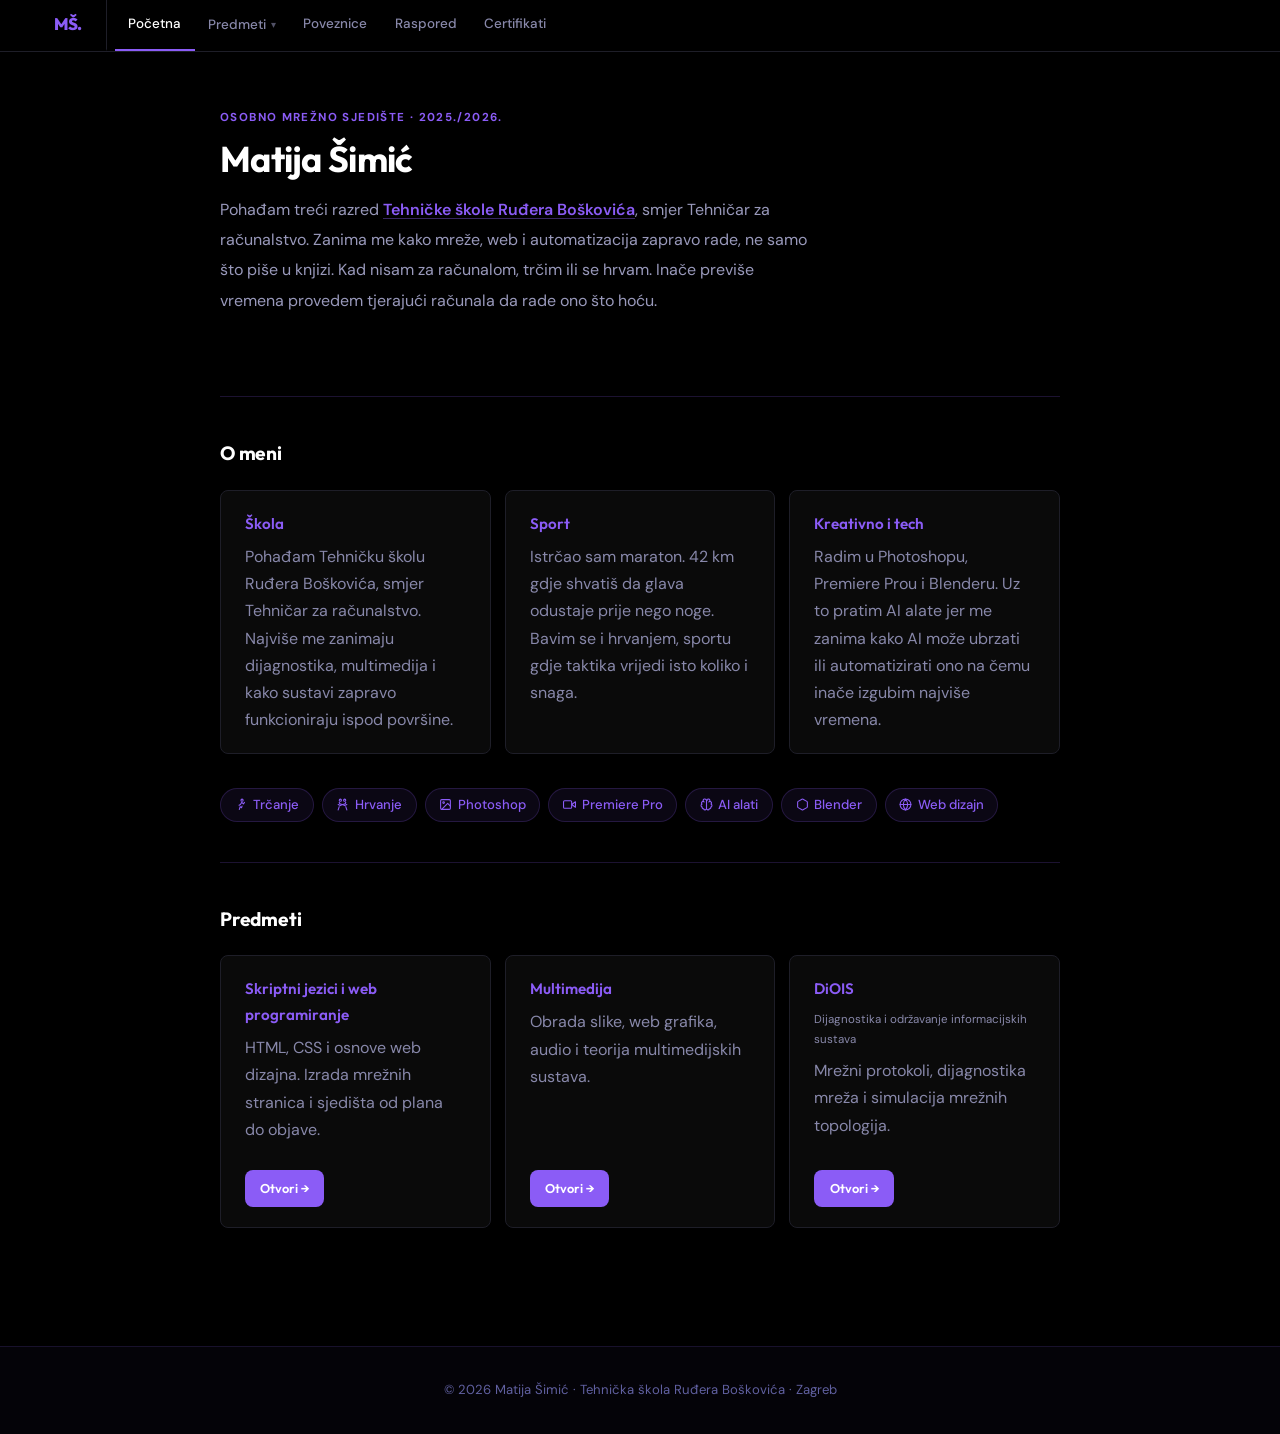
<file: index.html>
<!DOCTYPE html>
<html lang="hr">
<head>
  <meta charset="UTF-8">
  <meta name="viewport" content="width=device-width, initial-scale=1.0">
  <meta name="author" content="Matija Šimić">
  <meta name="description" content="Osobno mrežno sjedište — Matija Šimić, 3.b, Tehnička škola Ruđera Boškovića">
  <meta property="og:title" content="Početna · Šimić Matija">
  <meta property="og:description" content="Osobno mrežno sjedište Matije Šimića, učenika 3.b TSRB Zagreb.">
  <meta property="og:type" content="website">
  <link rel="icon" type="image/svg+xml" href="assets/favicon.svg">
  <title>Početna · Šimić Matija</title>
  <link rel="stylesheet" href="assets/style.css">
</head>
<body>
<nav>
  <a href="index.html" class="nav-logo">MŠ.</a>
  <a href="index.html" class="active">Početna</a>
  <div class="nav-group">
    <button class="nav-trigger">Predmeti <span class="nav-trigger-arrow">▾</span></button>
    <div class="nav-dropdown">
      <a href="sjwp.html">SJWP</a>
      <a href="multimedija.html">MM</a>
      <a href="dijagnostika.html">DIOIS</a>
    </div>
  </div>
  <a href="poveznice.html">Poveznice</a>
  <a href="raspored.html">Raspored</a>
  <a href="certifikati.html">Certifikati</a>
</nav>

<div class="hero">
  <div class="label">Osobno mrežno sjedište · 2025./2026.</div>
  <h1>Matija Šimić</h1>
  <p style="font-size:1rem; max-width:600px; line-height:1.9; color:#9999bb;">
    Pohađam treći razred <a href="https://www.tsrb.hr" target="_blank" rel="noopener" class="hl">Tehničke škole Ruđera Boškovića</a>,
    smjer Tehničar za računalstvo.
    Zanima me kako mreže, web i automatizacija zapravo rade, ne samo što piše u knjizi.
    Kad nisam za računalom, trčim ili se hrvam. Inače previše vremena provedem tjerajući računala da rade ono što hoću.
  </p>
</div>

<div class="container" style="padding-top:0;">

  <hr>
  <h2>O meni</h2>
  <div class="card-grid">
    <div class="card">
      <h3>Škola</h3>
      <p>Pohađam Tehničku školu Ruđera Boškovića, smjer Tehničar za računalstvo. Najviše me zanimaju dijagnostika, multimedija i kako sustavi zapravo funkcioniraju ispod površine.</p>
    </div>
    <div class="card">
      <h3>Sport</h3>
      <p>Istrčao sam maraton. 42 km gdje shvatiš da glava odustaje prije nego noge. Bavim se i hrvanjem, sportu gdje taktika vrijedi isto koliko i snaga.</p>
    </div>
    <div class="card">
      <h3>Kreativno i tech</h3>
      <p>Radim u Photoshopu, Premiere Prou i Blenderu. Uz to pratim AI alate jer me zanima kako AI može ubrzati ili automatizirati ono na čemu inače izgubim najviše vremena.</p>
    </div>
  </div>

  <div class="hl-row">
    <span class="hl-pill"><svg width="13" height="13" viewBox="0 0 24 24" fill="none" stroke="currentColor" stroke-width="2" stroke-linecap="round" stroke-linejoin="round"><circle cx="13" cy="4" r="2"/><path d="M7.5 13.5L10 12l2.5-4 3 3 2-3"/><path d="M8 21l1.5-5 2.5 2 1-3"/></svg>Trčanje</span>
    <span class="hl-pill"><svg width="13" height="13" viewBox="0 0 24 24" fill="none" stroke="currentColor" stroke-width="2" stroke-linecap="round" stroke-linejoin="round"><circle cx="8" cy="4" r="2"/><circle cx="16" cy="4" r="2"/><path d="M6 8c0 0 0 4 6 4s6-4 6-4"/><path d="M4 12l4 2 4-2 4 2 4-2"/><path d="M6 16l-2 6M18 16l2 6"/></svg>Hrvanje</span>
    <span class="hl-pill"><svg width="13" height="13" viewBox="0 0 24 24" fill="none" stroke="currentColor" stroke-width="2" stroke-linecap="round" stroke-linejoin="round"><rect x="3" y="3" width="18" height="18" rx="2"/><circle cx="8.5" cy="8.5" r="1.5"/><polyline points="21 15 16 10 5 21"/></svg>Photoshop</span>
    <span class="hl-pill"><svg width="13" height="13" viewBox="0 0 24 24" fill="none" stroke="currentColor" stroke-width="2" stroke-linecap="round" stroke-linejoin="round"><polygon points="23 7 16 12 23 17 23 7"/><rect x="1" y="5" width="15" height="14" rx="2"/></svg>Premiere Pro</span>
    <span class="hl-pill"><svg width="13" height="13" viewBox="0 0 24 24" fill="none" stroke="currentColor" stroke-width="2" stroke-linecap="round" stroke-linejoin="round"><path d="M9.5 2A2.5 2.5 0 0112 4.5v15a2.5 2.5 0 01-4.96.44 2.5 2.5 0 01-2.96-3.08 3 3 0 01-.34-5.58 2.5 2.5 0 013.96-4.03A2.5 2.5 0 019.5 2z"/><path d="M14.5 2A2.5 2.5 0 0112 4.5v15a2.5 2.5 0 004.96.44 2.5 2.5 0 002.96-3.08 3 3 0 00.34-5.58 2.5 2.5 0 00-3.96-4.03A2.5 2.5 0 0014.5 2z"/></svg>AI alati</span>
    <span class="hl-pill"><svg width="13" height="13" viewBox="0 0 24 24" fill="none" stroke="currentColor" stroke-width="2" stroke-linecap="round" stroke-linejoin="round"><path d="M21 16V8a2 2 0 00-1-1.73l-7-4a2 2 0 00-2 0l-7 4A2 2 0 003 8v8a2 2 0 001 1.73l7 4a2 2 0 002 0l7-4A2 2 0 0021 16z"/></svg>Blender</span>
    <span class="hl-pill"><svg width="13" height="13" viewBox="0 0 24 24" fill="none" stroke="currentColor" stroke-width="2" stroke-linecap="round" stroke-linejoin="round"><circle cx="12" cy="12" r="10"/><line x1="2" y1="12" x2="22" y2="12"/><path d="M12 2a15.3 15.3 0 014 10 15.3 15.3 0 01-4 10 15.3 15.3 0 01-4-10 15.3 15.3 0 014-10z"/></svg>Web dizajn</span>
  </div>

  <hr>
  <h2>Predmeti</h2>
  <div class="card-grid">
    <div class="card">
      <h3>Skriptni jezici i web programiranje</h3>
      <p>HTML, CSS i osnove web dizajna. Izrada mrežnih stranica i sjedišta od plana do objave.</p>
      <a href="sjwp.html" class="btn btn-primary">Otvori →</a>
    </div>
    <div class="card">
      <h3>Multimedija</h3>
      <p>Obrada slike, web grafika, audio i teorija multimedijskih sustava.</p>
      <a href="multimedija.html" class="btn btn-primary">Otvori →</a>
    </div>
    <div class="card">
      <div style="display:flex;align-items:baseline;gap:0.5rem;margin-bottom:0.5rem;flex-wrap:wrap;">
        <h3 style="margin:0;">DiOIS</h3>
        <span style="font-size:0.72rem;color:var(--muted);font-weight:400;">Dijagnostika i održavanje informacijskih sustava</span>
      </div>
      <p>Mrežni protokoli, dijagnostika mreža i simulacija mrežnih topologija.</p>
      <a href="dijagnostika.html" class="btn btn-primary">Otvori →</a>
    </div>
  </div>

</div>
<footer>© 2026 Matija Šimić · Tehnička škola Ruđera Boškovića · Zagreb</footer>
<script src="assets/hover.js"></script>
</body>
</html>
</file>
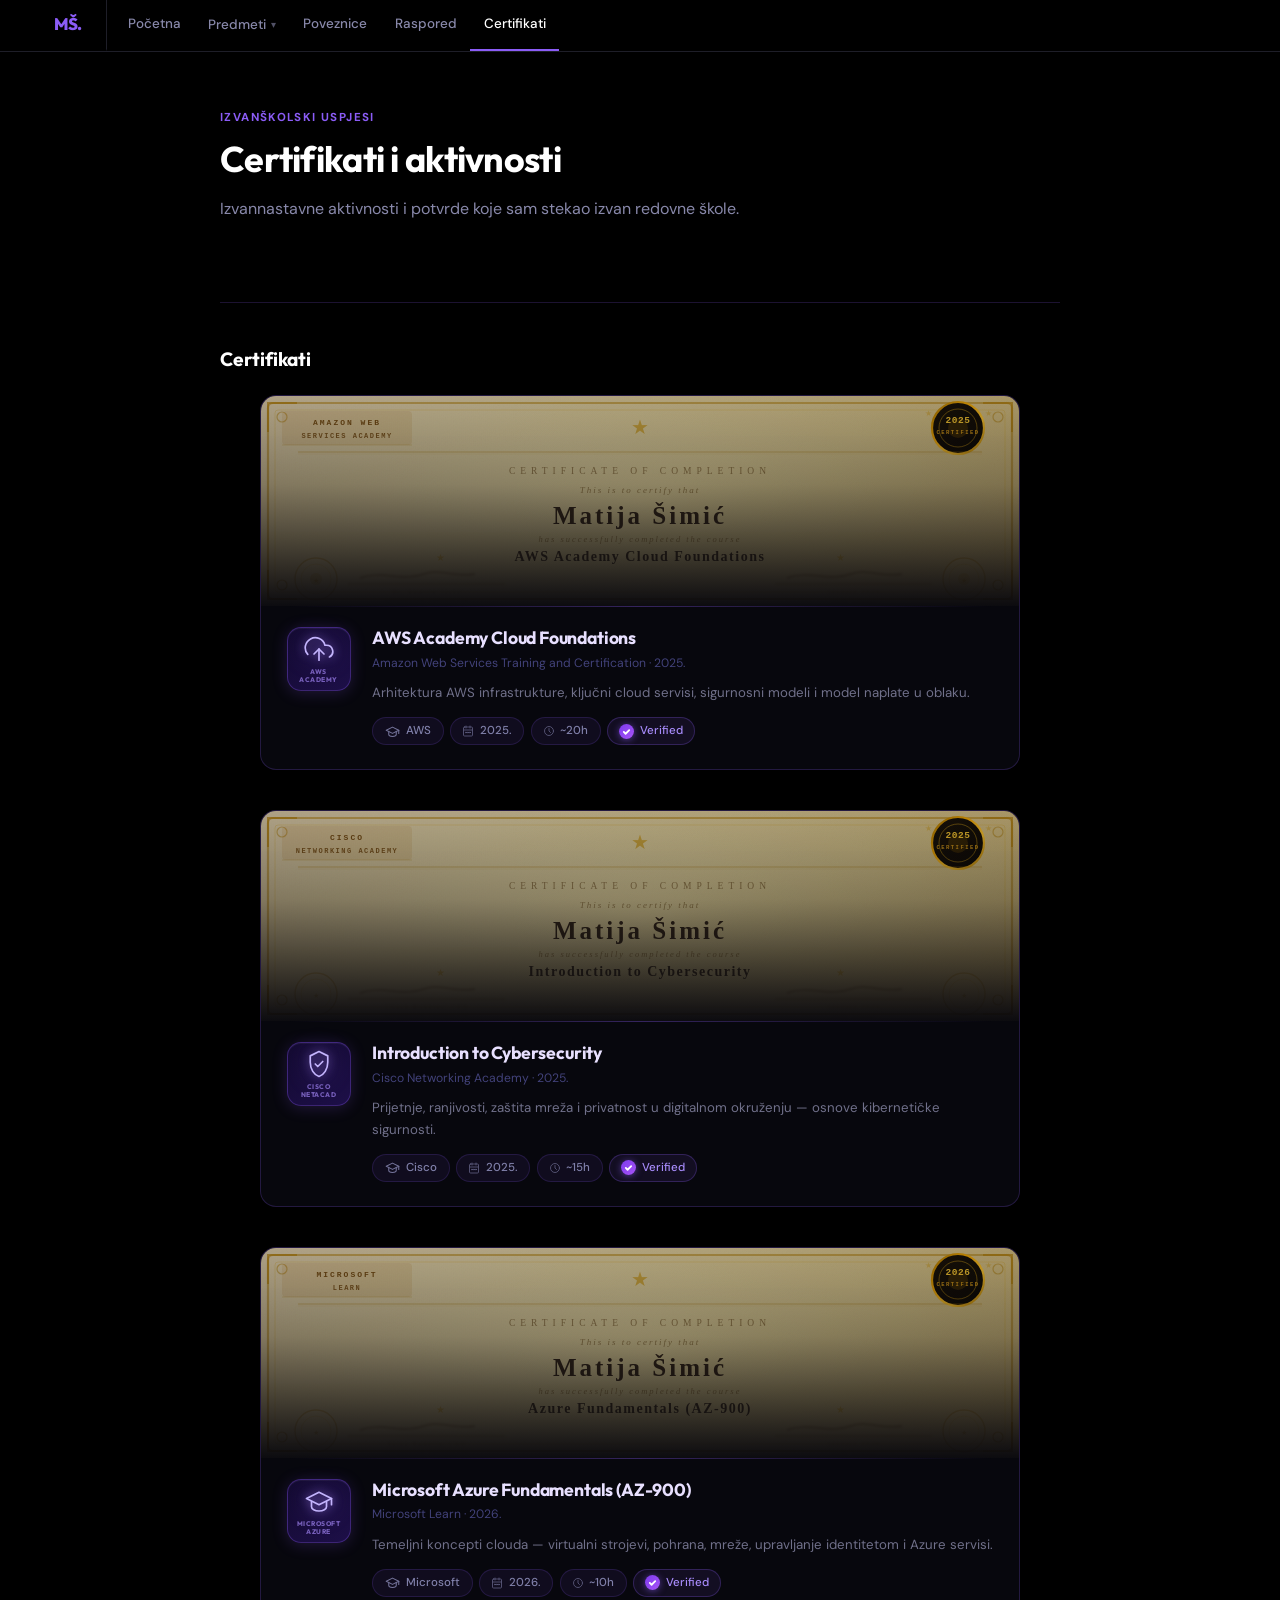
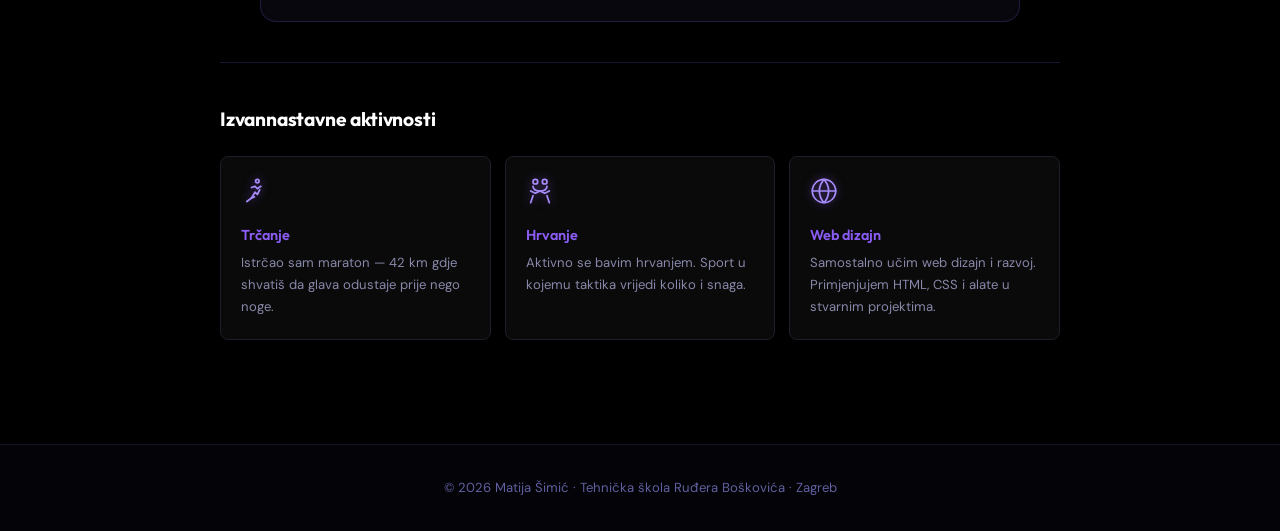
<file: certifikati.html>
<!DOCTYPE html>
<html lang="hr">
<head>
  <meta charset="UTF-8">
  <meta name="viewport" content="width=device-width, initial-scale=1.0">
  <meta name="author" content="Matija Šimić">
  <meta name="description" content="Certifikati i izvannastavne aktivnosti — AWS, Cisco, Microsoft Azure. Matija Šimić, TSRB Zagreb.">
  <meta property="og:title" content="Certifikati · Šimić Matija">
  <meta property="og:description" content="Certifikati i izvannastavne aktivnosti — AWS, Cisco, Microsoft Azure. Matija Šimić, TSRB Zagreb.">
  <meta property="og:type" content="website">
  <link rel="icon" type="image/svg+xml" href="assets/favicon.svg">
  <title>Certifikati · Šimić Matija</title>
  <link rel="stylesheet" href="assets/style.css">
  <style>

    .cert-section { display:flex; flex-direction:column; align-items:center; gap:2.5rem; }

    /* ─── CARD ─── */
    .cert-premium {
      width:100%; max-width:760px; border-radius:16px; overflow:hidden;
      border:1px solid rgba(139,92,246,0.22); background:#07070d;
      position:relative; cursor:default;
      transition: border-color 0.3s, transform 0.3s, box-shadow 0.3s;
      box-shadow: 0 2px 20px rgba(0,0,0,0.5), inset 0 1px 0 rgba(139,92,246,0.06);
      --gx: 50%; --gy: 50%;
    }
    /* reactive glow follows mouse */
    .cert-premium::before {
      content: '';
      position: absolute; inset: 0; border-radius: 16px; z-index: 1; pointer-events: none;
      background: radial-gradient(80px circle at var(--gx) var(--gy), rgba(139,92,246,0.22), transparent 70%);
      opacity: 0; transition: opacity 0.25s;
    }
    .cert-premium:hover::before { opacity: 1; }
    .cert-premium:hover {
      border-color: rgba(139,92,246,0.68);
      transform: translateY(-5px) scale(1.018);
      box-shadow:
        0 0 0 1px rgba(139,92,246,0.24),
        0 0 14px rgba(139,92,246,0.48),
        0 18px 56px rgba(139,92,246,0.26),
        0 6px 20px rgba(0,0,0,0.6),
        inset 0 1px 0 rgba(139,92,246,0.15);
    }

    /* ─── DIPLOMA ─── */
    .cert-preview { height: 210px; position:relative; overflow:hidden; }
    .diploma-svg {
      position:absolute; inset:0; width:100%; height:100%;
      filter: blur(0.5px); opacity: 0.84;
      transition: opacity 0.3s, filter 0.3s;
    }
    .cert-premium:hover .diploma-svg { opacity:0.94; filter:blur(0.2px); }
    .cert-overlay {
      position:absolute; inset:0;
      background: linear-gradient(to bottom, rgba(7,7,13,0.01) 0%, rgba(7,7,13,0.28) 42%, rgba(7,7,13,0.97) 100%);
    }

    /* ─── BODY ─── */
    .cert-body {
      padding: 1.3rem 1.6rem 1.5rem;
      display: flex; gap: 1.35rem; align-items: flex-start;
      position: relative; z-index: 1;
    }
    .cert-body::before {
      content: ''; position:absolute; top:0; left:1.6rem; right:1.6rem; height:1px;
      background: linear-gradient(90deg, transparent, rgba(139,92,246,0.35), transparent);
      z-index: 2;
    }

    /* ─── ICON BOX ─── */
    .cert-icon-box {
      flex-shrink:0; width:64px; height:64px; border-radius:14px;
      display:flex; flex-direction:column; align-items:center; justify-content:center; gap:4px;
      background: linear-gradient(145deg, #130a30, #1d0f48);
      border: 1px solid rgba(139,92,246,0.32);
      box-shadow: 0 2px 16px rgba(139,92,246,0.2), inset 0 1px 0 rgba(255,255,255,0.05);
      transition: box-shadow 0.3s, border-color 0.3s, transform 0.3s; position:relative; z-index:1;
    }
    .cert-premium:hover .cert-icon-box {
      border-color: rgba(139,92,246,0.68); transform: scale(1.08);
      box-shadow: 0 4px 30px rgba(139,92,246,0.46), inset 0 1px 0 rgba(255,255,255,0.1);
    }
    .cert-icon-box svg {
      width:30px; height:30px;
      filter: drop-shadow(0 0 5px rgba(167,139,250,0.72)) drop-shadow(0 0 12px rgba(139,92,246,0.45));
      transition: filter 0.3s;
    }
    .cert-premium:hover .cert-icon-box svg {
      filter: drop-shadow(0 0 8px rgba(167,139,250,1)) drop-shadow(0 0 20px rgba(139,92,246,0.82)) drop-shadow(0 0 36px rgba(139,92,246,0.45));
    }
    .cert-icon-lbl {
      font-family:'Outfit',sans-serif; font-size:0.42rem; font-weight:800;
      color:rgba(167,139,250,0.65); text-transform:uppercase; letter-spacing:0.07em; text-align:center; line-height:1.2;
    }

    /* ─── TEXT HIERARCHY ─── */
    .cert-content { flex:1; min-width:0; position:relative; z-index:1; }
    .cert-title {
      font-family:'Outfit',sans-serif; font-size:1.1rem; font-weight:700;
      color:#e8e0ff; letter-spacing:-0.01em; margin-bottom:0.16rem; line-height:1.3;
    }
    .cert-sub  { font-size:0.76rem; color:#42427a; margin-bottom:0.55rem; }
    .cert-desc { font-size:0.83rem; color:#70708a; line-height:1.65; margin-bottom:0.8rem; }

    /* ─── CHIPS ─── */
    .cert-chips { display:flex; flex-wrap:wrap; gap:0.4rem; }
    .chip {
      display:inline-flex; align-items:center; gap:0.35rem;
      background:rgba(139,92,246,0.07); border:1px solid rgba(139,92,246,0.17);
      color:#8080aa; border-radius:100px; padding:0.22rem 0.7rem;
      font-size:0.72rem; font-weight:500;
      transition:background 0.2s,border-color 0.2s,color 0.2s,transform 0.2s,box-shadow 0.2s;
    }
    .chip:hover { background:rgba(139,92,246,0.16); border-color:rgba(139,92,246,0.45); color:#c4b5fd; transform:translateY(-2px); box-shadow:0 0 10px rgba(139,92,246,0.32),0 3px 12px rgba(139,92,246,0.18); }
    .chip svg { width:12px; height:12px; opacity:0.65; flex-shrink:0; }
    .chip-issuer svg { width:15px; height:15px; opacity:0.9; }
    .chip-issuer { padding:0.22rem 0.75rem; }
    .chip-verified { background:rgba(139,92,246,0.09); border-color:rgba(139,92,246,0.26); color:#a78bfa; }
    .chip-verified:hover { background:rgba(139,92,246,0.22); border-color:rgba(139,92,246,0.58); color:#c4b5fd; box-shadow:0 0 12px rgba(139,92,246,0.45),0 3px 14px rgba(139,92,246,0.28); }
    .chip-verified svg { opacity:1; }
    .v-badge { display:inline-flex; align-items:center; justify-content:center; width:15px; height:15px; border-radius:50%; flex-shrink:0; background:linear-gradient(135deg,#7c3aed,#a855f7); box-shadow:0 1px 7px rgba(139,92,246,0.55); }
    .v-badge svg { width:9px; height:9px; }

  </style>
</head>
<body>
<nav>
  <a href="index.html" class="nav-logo">MŠ.</a>
  <a href="index.html">Početna</a>
  <div class="nav-group">
    <button class="nav-trigger">Predmeti <span class="nav-trigger-arrow">▾</span></button>
    <div class="nav-dropdown">
      <a href="sjwp.html">SJWP</a>
      <a href="multimedija.html">MM</a>
      <a href="dijagnostika.html">DIOIS</a>
    </div>
  </div>
  <a href="poveznice.html">Poveznice</a>
  <a href="raspored.html">Raspored</a>
  <a href="certifikati.html" class="active">Certifikati</a>
</nav>

<div class="hero">
  <div class="label">Izvanškolski uspjesi</div>
  <h1>Certifikati i aktivnosti</h1>
  <p>Izvannastavne aktivnosti i potvrde koje sam stekao izvan redovne škole.</p>
</div>

<div class="container" style="padding-top:0;">
  <hr>
  <h2>Certifikati</h2>

  <div class="cert-section">

    <!-- ════ SHARED DEFS — referenced by all 3 diplomas ════ -->
    <svg style="position:absolute;width:0;height:0;" xmlns="http://www.w3.org/2000/svg">
      <defs>
        <linearGradient id="parch" x1="0%" y1="0%" x2="100%" y2="100%">
          <stop offset="0%"   stop-color="#f8efd2"/>
          <stop offset="25%"  stop-color="#f3e4b0"/>
          <stop offset="60%"  stop-color="#edda96"/>
          <stop offset="100%" stop-color="#e7ce80"/>
        </linearGradient>
        <radialGradient id="parch-vig" cx="50%" cy="50%" r="68%">
          <stop offset="0%"   stop-color="transparent"/>
          <stop offset="100%" stop-color="rgba(90,50,0,0.24)"/>
        </radialGradient>
        <filter id="grain" x="0%" y="0%" width="100%" height="100%">
          <feTurbulence type="fractalNoise" baseFrequency="0.75" numOctaves="4" stitchTiles="stitch" result="noise"/>
          <feColorMatrix in="noise" type="saturate" values="0" result="grey"/>
          <feBlend in="SourceGraphic" in2="grey" mode="multiply" result="blended"/>
          <feComposite in="blended" in2="SourceGraphic" operator="in"/>
        </filter>
        <filter id="sig-blur">
          <feGaussianBlur stdDeviation="1.2"/>
        </filter>
        <linearGradient id="badge-dark" x1="0%" y1="0%" x2="100%" y2="100%">
          <stop offset="0%" stop-color="#1a1208"/>
          <stop offset="100%" stop-color="#0d0a04"/>
        </linearGradient>
        <linearGradient id="badge-gold" x1="0%" y1="0%" x2="100%" y2="100%">
          <stop offset="0%"  stop-color="#a07000"/>
          <stop offset="35%" stop-color="#e8a000"/>
          <stop offset="65%" stop-color="#f5c030"/>
          <stop offset="100%" stop-color="#b88000"/>
        </linearGradient>
        <linearGradient id="badge-teal" x1="0%" y1="0%" x2="100%" y2="100%">
          <stop offset="0%"  stop-color="#006858"/>
          <stop offset="40%" stop-color="#00b898"/>
          <stop offset="100%" stop-color="#005048"/>
        </linearGradient>
        <linearGradient id="badge-blue" x1="0%" y1="0%" x2="100%" y2="100%">
          <stop offset="0%"  stop-color="#003288"/>
          <stop offset="40%" stop-color="#0068c8"/>
          <stop offset="100%" stop-color="#002060"/>
        </linearGradient>
      </defs>
    </svg>

    <!-- ════ AWS ════ -->
    <div class="cert-premium" data-cert>
      <div class="cert-preview">
        <svg class="diploma-svg" xmlns="http://www.w3.org/2000/svg" viewBox="0 0 760 210" preserveAspectRatio="xMidYMid slice">
          <!-- PAPER + TEXTURE + VIGNETTE -->
          <rect width="760" height="210" fill="url(#parch)"/>
          <rect width="760" height="210" fill="url(#parch-vig)"/>
          <rect width="760" height="210" fill="rgba(150,100,20,0.055)" filter="url(#grain)"/>

          <!-- DOUBLE BORDER -->
          <rect x="8" y="7" width="744" height="196" rx="5" fill="none" stroke="#a87808" stroke-width="2.2" opacity="0.52"/>
          <rect x="15" y="14" width="730" height="182" rx="3" fill="none" stroke="#c49416" stroke-width="0.8" opacity="0.32"/>

          <!-- CORNER ORNAMENTS -->
          <path d="M8 36 L8 7 L37 7"   fill="none" stroke="#a87808" stroke-width="2" opacity="0.68"/>
          <circle cx="22" cy="21" r="5" fill="none" stroke="#a87808" stroke-width="1.2" opacity="0.5"/>
          <path d="M752 36 L752 7 L723 7" fill="none" stroke="#a87808" stroke-width="2" opacity="0.68"/>
          <circle cx="738" cy="21" r="5" fill="none" stroke="#a87808" stroke-width="1.2" opacity="0.5"/>
          <path d="M8 174 L8 203 L37 203" fill="none" stroke="#a87808" stroke-width="2" opacity="0.68"/>
          <circle cx="22" cy="189" r="5" fill="none" stroke="#a87808" stroke-width="1.2" opacity="0.5"/>
          <path d="M752 174 L752 203 L723 203" fill="none" stroke="#a87808" stroke-width="2" opacity="0.68"/>
          <circle cx="738" cy="189" r="5" fill="none" stroke="#a87808" stroke-width="1.2" opacity="0.5"/>

          <!-- ISSUER BLOCK — top left, bigger + more prominent -->
          <rect x="22" y="15" width="130" height="34" rx="4" fill="rgba(160,100,8,0.12)"/>
          <line x1="22" y1="49" x2="152" y2="49" stroke="#a87808" stroke-width="0.6" opacity="0.4"/>
          <text x="87" y="29" text-anchor="middle" font-family="'Courier New',monospace" font-size="8" fill="#6a4008" font-weight="bold" letter-spacing="2" opacity="0.9">AMAZON WEB</text>
          <text x="87" y="42" text-anchor="middle" font-family="'Courier New',monospace" font-size="7" fill="#6a4008" font-weight="bold" letter-spacing="1.5" opacity="0.82">SERVICES ACADEMY</text>

          <!-- GOLD STAR — top center -->
          <text x="380" y="38" text-anchor="middle" font-family="Georgia,serif" font-size="20" fill="#c49416" opacity="0.7">★</text>

          <!-- DATE BADGE — top right, bigger -->
          <circle cx="698" cy="32" r="26" fill="url(#badge-dark)" stroke="url(#badge-gold)" stroke-width="2.2"/>
          <circle cx="698" cy="32" r="19" fill="none" stroke="rgba(220,165,20,0.5)" stroke-width="0.9"/>
          <circle cx="698" cy="32" r="10" fill="rgba(200,135,0,0.18)"/>
          <text x="698" y="27" text-anchor="middle" font-family="'Courier New',monospace" font-size="9.5" fill="#f0c030" font-weight="bold" letter-spacing="0.5">2025</text>
          <text x="698" y="38" text-anchor="middle" font-family="'Courier New',monospace" font-size="5.5" fill="#c89018" letter-spacing="1.5" font-weight="bold">CERTIFIED</text>
          <!-- stars around badge -->
          <text x="668" y="20" text-anchor="middle" font-family="serif" font-size="8" fill="#c49416" opacity="0.45">★</text>
          <text x="728" y="20" text-anchor="middle" font-family="serif" font-size="8" fill="#c49416" opacity="0.45">★</text>

          <!-- HEADER DIVIDER -->
          <line x1="38" y1="56" x2="722" y2="56" stroke="#a87808" stroke-width="0.9" opacity="0.42"/>
          <line x1="38" y1="58" x2="722" y2="58" stroke="#a87808" stroke-width="0.35" opacity="0.22"/>

          <!-- DIPLOMA BODY — clear hierarchy -->
          <!-- 1. CERTIFY LINE -->
          <text x="380" y="78" text-anchor="middle" font-family="Georgia,'Times New Roman',serif" font-size="9.5" fill="#5a3808" opacity="0.55" letter-spacing="5">CERTIFICATE OF COMPLETION</text>
          <!-- 2. THIS IS TO CERTIFY italic -->
          <text x="380" y="97" text-anchor="middle" font-family="Georgia,serif" font-size="9" fill="#6a4810" opacity="0.58" font-style="italic" letter-spacing="2">This is to certify that</text>
          <!-- 3. NAME — biggest element -->
          <text x="380" y="128" text-anchor="middle" font-family="Georgia,'Times New Roman',serif" font-size="25" fill="#28180a" font-weight="bold" opacity="0.9" letter-spacing="3">Matija Šimić</text>
          <!-- 4. HAS COMPLETED -->
          <text x="380" y="146" text-anchor="middle" font-family="Georgia,serif" font-size="8.5" fill="#6a4810" opacity="0.55" font-style="italic" letter-spacing="2">has successfully completed the course</text>
          <!-- 5. COURSE NAME -->
          <text x="380" y="165" text-anchor="middle" font-family="Georgia,'Times New Roman',serif" font-size="14" fill="#28180a" font-weight="bold" opacity="0.82" letter-spacing="1.5">AWS Academy Cloud Foundations</text>
          <!-- GOLD STARS flanking course name -->
          <text x="180" y="165" text-anchor="middle" font-family="serif" font-size="10" fill="#c49416" opacity="0.5">★</text>
          <text x="580" y="165" text-anchor="middle" font-family="serif" font-size="10" fill="#c49416" opacity="0.5">★</text>

          <!-- SIGNATURE + DATE — blurred text, visible but not readable -->
          <g filter="url(#sig-blur)" opacity="0.38">
            <line x1="88" y1="188" x2="245" y2="188" stroke="#8a5c08" stroke-width="1"/>
            <line x1="515" y1="188" x2="672" y2="188" stroke="#8a5c08" stroke-width="1"/>
            <path d="M100 182 C122 174 142 186 164 178 C180 172 195 182 215 178" fill="none" stroke="#5a3208" stroke-width="1.5"/>
            <path d="M527 182 C549 174 569 186 591 178 C607 172 622 182 642 178" fill="none" stroke="#5a3208" stroke-width="1.5"/>
            <text x="167" y="198" text-anchor="middle" font-family="Georgia,serif" font-size="6.5" fill="#7a5010" letter-spacing="1.5">Dr. Andrew Jassy</text>
            <text x="167" y="207" text-anchor="middle" font-family="'Courier New',monospace" font-size="5" fill="#7a5010" letter-spacing="1">AUTHORIZED INSTRUCTOR</text>
            <text x="594" y="198" text-anchor="middle" font-family="Georgia,serif" font-size="6.5" fill="#7a5010" letter-spacing="1.5">January 2025</text>
            <text x="594" y="207" text-anchor="middle" font-family="'Courier New',monospace" font-size="5" fill="#7a5010" letter-spacing="1">DATE ISSUED</text>
          </g>

          <!-- SEALS -->
          <circle cx="56" cy="183" r="21" fill="none" stroke="#a87808" stroke-width="1.4" opacity="0.38"/>
          <circle cx="56" cy="183" r="15" fill="none" stroke="#c49416" stroke-width="0.8" opacity="0.26"/>
          <circle cx="56" cy="183" r="6"  fill="rgba(180,130,15,0.22)"/>
          <text x="56" y="187" text-anchor="middle" font-family="serif" font-size="7" fill="#a87808" opacity="0.4">★</text>
          <circle cx="704" cy="183" r="21" fill="none" stroke="#a87808" stroke-width="1.4" opacity="0.38"/>
          <circle cx="704" cy="183" r="15" fill="none" stroke="#c49416" stroke-width="0.8" opacity="0.26"/>
          <circle cx="704" cy="183" r="6"  fill="rgba(180,130,15,0.22)"/>
          <text x="704" y="187" text-anchor="middle" font-family="serif" font-size="7" fill="#a87808" opacity="0.4">★</text>
        </svg>
        <div class="cert-overlay"></div>
      </div>
      <div class="cert-body">
        <div class="cert-icon-box">
          <svg viewBox="0 0 24 24" fill="none" stroke="#c4b5fd" stroke-width="1.35" stroke-linecap="round" stroke-linejoin="round">
            <polyline points="16 16 12 12 8 16"/>
            <line x1="12" y1="12" x2="12" y2="21"/>
            <path d="M20.39 18.39A5 5 0 0018 9h-1.26A8 8 0 103 16.3"/>
          </svg>
          <div class="cert-icon-lbl">AWS<br>Academy</div>
        </div>
        <div class="cert-content">
          <div class="cert-title">AWS Academy Cloud Foundations</div>
          <div class="cert-sub">Amazon Web Services Training and Certification · 2025.</div>
          <div class="cert-desc">Arhitektura AWS infrastrukture, ključni cloud servisi, sigurnosni modeli i model naplate u oblaku.</div>
          <div class="cert-chips">
            <span class="chip chip-issuer"><svg viewBox="0 0 24 24" fill="none" stroke="currentColor" stroke-width="1.7" stroke-linecap="round" stroke-linejoin="round"><path d="M22 10l-10-5L2 10l10 5 10-5z"/><path d="M6 12.5v4C6 18.43 8.69 20 12 20s6-1.57 6-3.5v-4"/><line x1="22" y1="10" x2="22" y2="15"/></svg>AWS</span>
            <span class="chip">
              <svg viewBox="0 0 24 24" fill="none" stroke="currentColor" stroke-width="1.8" stroke-linecap="round">
                <rect x="3" y="4" width="18" height="18" rx="2"/><path d="M16 2v4M8 2v4M3 10h18"/>
                <circle cx="8" cy="15" r="1" fill="currentColor"/><circle cx="12" cy="15" r="1" fill="currentColor"/><circle cx="16" cy="15" r="1" fill="currentColor"/>
              </svg>
              2025.
            </span>
            <span class="chip"><svg viewBox="0 0 24 24" fill="none" stroke="currentColor" stroke-width="1.8" stroke-linecap="round"><circle cx="12" cy="12" r="9"/><path d="M12 7v5l3 3"/></svg>~20h</span>
            <span class="chip chip-verified"><span class="v-badge"><svg viewBox="0 0 10 10" fill="none" stroke="#fff" stroke-width="2" stroke-linecap="round" stroke-linejoin="round"><path d="M2 5.5l2 2 4-4"/></svg></span>Verified</span>
          </div>
        </div>
      </div>
    </div>

    <!-- ════ CISCO ════ -->
    <div class="cert-premium" data-cert>
      <div class="cert-preview">
        <svg class="diploma-svg" xmlns="http://www.w3.org/2000/svg" viewBox="0 0 760 210" preserveAspectRatio="xMidYMid slice">
          <rect width="760" height="210" fill="url(#parch)"/>
          <rect width="760" height="210" fill="url(#parch-vig)"/>
          <rect width="760" height="210" fill="rgba(150,100,20,0.055)" filter="url(#grain)"/>
          <rect x="8" y="7" width="744" height="196" rx="5" fill="none" stroke="#a87808" stroke-width="2.2" opacity="0.52"/>
          <rect x="15" y="14" width="730" height="182" rx="3" fill="none" stroke="#c49416" stroke-width="0.8" opacity="0.32"/>
          <path d="M8 36 L8 7 L37 7" fill="none" stroke="#a87808" stroke-width="2" opacity="0.68"/>
          <circle cx="22" cy="21" r="5" fill="none" stroke="#a87808" stroke-width="1.2" opacity="0.5"/>
          <path d="M752 36 L752 7 L723 7" fill="none" stroke="#a87808" stroke-width="2" opacity="0.68"/>
          <circle cx="738" cy="21" r="5" fill="none" stroke="#a87808" stroke-width="1.2" opacity="0.5"/>
          <path d="M8 174 L8 203 L37 203" fill="none" stroke="#a87808" stroke-width="2" opacity="0.68"/>
          <circle cx="22" cy="189" r="5" fill="none" stroke="#a87808" stroke-width="1.2" opacity="0.5"/>
          <path d="M752 174 L752 203 L723 203" fill="none" stroke="#a87808" stroke-width="2" opacity="0.68"/>
          <circle cx="738" cy="189" r="5" fill="none" stroke="#a87808" stroke-width="1.2" opacity="0.5"/>

          <rect x="22" y="15" width="130" height="34" rx="4" fill="rgba(160,100,8,0.12)"/>
          <line x1="22" y1="49" x2="152" y2="49" stroke="#a87808" stroke-width="0.6" opacity="0.4"/>
          <text x="87" y="29" text-anchor="middle" font-family="'Courier New',monospace" font-size="8" fill="#6a4008" font-weight="bold" letter-spacing="2" opacity="0.9">CISCO</text>
          <text x="87" y="42" text-anchor="middle" font-family="'Courier New',monospace" font-size="7" fill="#6a4008" font-weight="bold" letter-spacing="1.5" opacity="0.82">NETWORKING ACADEMY</text>

          <text x="380" y="38" text-anchor="middle" font-family="Georgia,serif" font-size="20" fill="#c49416" opacity="0.7">★</text>

          <!-- TEAL BADGE -->
          <circle cx="698" cy="32" r="26" fill="url(#badge-dark)" stroke="url(#badge-gold)" stroke-width="2.2"/>
          <circle cx="698" cy="32" r="19" fill="none" stroke="rgba(220,165,20,0.5)" stroke-width="0.9"/>
          <circle cx="698" cy="32" r="10" fill="rgba(200,135,0,0.18)"/>
          <text x="698" y="27" text-anchor="middle" font-family="'Courier New',monospace" font-size="9.5" fill="#f0c030" font-weight="bold" letter-spacing="0.5">2025</text>
          <text x="698" y="38" text-anchor="middle" font-family="'Courier New',monospace" font-size="5.5" fill="#c89018" letter-spacing="1.5" font-weight="bold">CERTIFIED</text>
          <text x="668" y="20" text-anchor="middle" font-family="serif" font-size="8" fill="#c49416" opacity="0.45">★</text>
          <text x="728" y="20" text-anchor="middle" font-family="serif" font-size="8" fill="#c49416" opacity="0.45">★</text>

          <line x1="38" y1="56" x2="722" y2="56" stroke="#a87808" stroke-width="0.9" opacity="0.42"/>
          <line x1="38" y1="58" x2="722" y2="58" stroke="#a87808" stroke-width="0.35" opacity="0.22"/>

          <text x="380" y="78" text-anchor="middle" font-family="Georgia,'Times New Roman',serif" font-size="9.5" fill="#5a3808" opacity="0.55" letter-spacing="5">CERTIFICATE OF COMPLETION</text>
          <text x="380" y="97" text-anchor="middle" font-family="Georgia,serif" font-size="9" fill="#6a4810" opacity="0.58" font-style="italic" letter-spacing="2">This is to certify that</text>
          <text x="380" y="128" text-anchor="middle" font-family="Georgia,'Times New Roman',serif" font-size="25" fill="#28180a" font-weight="bold" opacity="0.9" letter-spacing="3">Matija Šimić</text>
          <text x="380" y="146" text-anchor="middle" font-family="Georgia,serif" font-size="8.5" fill="#6a4810" opacity="0.55" font-style="italic" letter-spacing="2">has successfully completed the course</text>
          <text x="380" y="165" text-anchor="middle" font-family="Georgia,'Times New Roman',serif" font-size="14" fill="#28180a" font-weight="bold" opacity="0.82" letter-spacing="1.5">Introduction to Cybersecurity</text>
          <text x="180" y="165" text-anchor="middle" font-family="serif" font-size="10" fill="#c49416" opacity="0.5">★</text>
          <text x="580" y="165" text-anchor="middle" font-family="serif" font-size="10" fill="#c49416" opacity="0.5">★</text>

          <g filter="url(#sig-blur)" opacity="0.38">
            <line x1="88" y1="188" x2="245" y2="188" stroke="#8a5c08" stroke-width="1"/>
            <line x1="515" y1="188" x2="672" y2="188" stroke="#8a5c08" stroke-width="1"/>
            <path d="M100 182 C122 174 142 186 164 178 C180 172 195 182 215 178" fill="none" stroke="#5a3208" stroke-width="1.5"/>
            <path d="M527 182 C549 174 569 186 591 178 C607 172 622 182 642 178" fill="none" stroke="#5a3208" stroke-width="1.5"/>
            <text x="167" y="198" text-anchor="middle" font-family="Georgia,serif" font-size="6.5" fill="#7a5010" letter-spacing="1.5">Chuck Robbins, CEO</text>
            <text x="167" y="207" text-anchor="middle" font-family="'Courier New',monospace" font-size="5" fill="#7a5010" letter-spacing="1">AUTHORIZED INSTRUCTOR</text>
            <text x="594" y="198" text-anchor="middle" font-family="Georgia,serif" font-size="6.5" fill="#7a5010" letter-spacing="1.5">January 2025</text>
            <text x="594" y="207" text-anchor="middle" font-family="'Courier New',monospace" font-size="5" fill="#7a5010" letter-spacing="1">DATE ISSUED</text>
          </g>

          <circle cx="56" cy="183" r="21" fill="none" stroke="#a87808" stroke-width="1.4" opacity="0.38"/>
          <circle cx="56" cy="183" r="15" fill="none" stroke="#c49416" stroke-width="0.8" opacity="0.26"/>
          <text x="56" y="187" text-anchor="middle" font-family="serif" font-size="7" fill="#a87808" opacity="0.4">★</text>
          <circle cx="704" cy="183" r="21" fill="none" stroke="#a87808" stroke-width="1.4" opacity="0.38"/>
          <circle cx="704" cy="183" r="15" fill="none" stroke="#c49416" stroke-width="0.8" opacity="0.26"/>
          <text x="704" y="187" text-anchor="middle" font-family="serif" font-size="7" fill="#a87808" opacity="0.4">★</text>
        </svg>
        <div class="cert-overlay"></div>
      </div>
      <div class="cert-body">
        <div class="cert-icon-box">
          <svg viewBox="0 0 24 24" fill="none" stroke="#c4b5fd" stroke-width="1.35" stroke-linecap="round" stroke-linejoin="round">
            <path d="M12 2l7 3.5v5C19 16.2 16 20.6 12 22 8 20.6 5 16.2 5 10.5V5.5L12 2z"/>
            <path d="M9 12l2 2 4-4"/>
          </svg>
          <div class="cert-icon-lbl">Cisco<br>NetAcad</div>
        </div>
        <div class="cert-content">
          <div class="cert-title">Introduction to Cybersecurity</div>
          <div class="cert-sub">Cisco Networking Academy · 2025.</div>
          <div class="cert-desc">Prijetnje, ranjivosti, zaštita mreža i privatnost u digitalnom okruženju — osnove kibernetičke sigurnosti.</div>
          <div class="cert-chips">
            <span class="chip chip-issuer"><svg viewBox="0 0 24 24" fill="none" stroke="currentColor" stroke-width="1.7" stroke-linecap="round" stroke-linejoin="round"><path d="M22 10l-10-5L2 10l10 5 10-5z"/><path d="M6 12.5v4C6 18.43 8.69 20 12 20s6-1.57 6-3.5v-4"/><line x1="22" y1="10" x2="22" y2="15"/></svg>Cisco</span>
            <span class="chip"><svg viewBox="0 0 24 24" fill="none" stroke="currentColor" stroke-width="1.8" stroke-linecap="round"><rect x="3" y="4" width="18" height="18" rx="2"/><path d="M16 2v4M8 2v4M3 10h18"/><circle cx="8" cy="15" r="1" fill="currentColor"/><circle cx="12" cy="15" r="1" fill="currentColor"/><circle cx="16" cy="15" r="1" fill="currentColor"/></svg>2025.</span>
            <span class="chip"><svg viewBox="0 0 24 24" fill="none" stroke="currentColor" stroke-width="1.8" stroke-linecap="round"><circle cx="12" cy="12" r="9"/><path d="M12 7v5l3 3"/></svg>~15h</span>
            <span class="chip chip-verified"><span class="v-badge"><svg viewBox="0 0 10 10" fill="none" stroke="#fff" stroke-width="2" stroke-linecap="round" stroke-linejoin="round"><path d="M2 5.5l2 2 4-4"/></svg></span>Verified</span>
          </div>
        </div>
      </div>
    </div>

    <!-- ════ AZURE ════ -->
    <div class="cert-premium" data-cert>
      <div class="cert-preview">
        <svg class="diploma-svg" xmlns="http://www.w3.org/2000/svg" viewBox="0 0 760 210" preserveAspectRatio="xMidYMid slice">
          <rect width="760" height="210" fill="url(#parch)"/>
          <rect width="760" height="210" fill="url(#parch-vig)"/>
          <rect width="760" height="210" fill="rgba(150,100,20,0.055)" filter="url(#grain)"/>
          <rect x="8" y="7" width="744" height="196" rx="5" fill="none" stroke="#a87808" stroke-width="2.2" opacity="0.52"/>
          <rect x="15" y="14" width="730" height="182" rx="3" fill="none" stroke="#c49416" stroke-width="0.8" opacity="0.32"/>
          <path d="M8 36 L8 7 L37 7" fill="none" stroke="#a87808" stroke-width="2" opacity="0.68"/>
          <circle cx="22" cy="21" r="5" fill="none" stroke="#a87808" stroke-width="1.2" opacity="0.5"/>
          <path d="M752 36 L752 7 L723 7" fill="none" stroke="#a87808" stroke-width="2" opacity="0.68"/>
          <circle cx="738" cy="21" r="5" fill="none" stroke="#a87808" stroke-width="1.2" opacity="0.5"/>
          <path d="M8 174 L8 203 L37 203" fill="none" stroke="#a87808" stroke-width="2" opacity="0.68"/>
          <circle cx="22" cy="189" r="5" fill="none" stroke="#a87808" stroke-width="1.2" opacity="0.5"/>
          <path d="M752 174 L752 203 L723 203" fill="none" stroke="#a87808" stroke-width="2" opacity="0.68"/>
          <circle cx="738" cy="189" r="5" fill="none" stroke="#a87808" stroke-width="1.2" opacity="0.5"/>

          <rect x="22" y="15" width="130" height="34" rx="4" fill="rgba(160,100,8,0.12)"/>
          <line x1="22" y1="49" x2="152" y2="49" stroke="#a87808" stroke-width="0.6" opacity="0.4"/>
          <text x="87" y="29" text-anchor="middle" font-family="'Courier New',monospace" font-size="8" fill="#6a4008" font-weight="bold" letter-spacing="2" opacity="0.9">MICROSOFT</text>
          <text x="87" y="42" text-anchor="middle" font-family="'Courier New',monospace" font-size="7" fill="#6a4008" font-weight="bold" letter-spacing="1.5" opacity="0.82">LEARN</text>

          <text x="380" y="38" text-anchor="middle" font-family="Georgia,serif" font-size="20" fill="#c49416" opacity="0.7">★</text>

          <!-- BLUE BADGE — 2026 -->
          <circle cx="698" cy="32" r="26" fill="url(#badge-dark)" stroke="url(#badge-gold)" stroke-width="2.2"/>
          <circle cx="698" cy="32" r="19" fill="none" stroke="rgba(220,165,20,0.5)" stroke-width="0.9"/>
          <circle cx="698" cy="32" r="10" fill="rgba(200,135,0,0.18)"/>
          <text x="698" y="27" text-anchor="middle" font-family="'Courier New',monospace" font-size="9.5" fill="#f0c030" font-weight="bold" letter-spacing="0.5">2026</text>
          <text x="698" y="38" text-anchor="middle" font-family="'Courier New',monospace" font-size="5.5" fill="#c89018" letter-spacing="1.5" font-weight="bold">CERTIFIED</text>
          <text x="668" y="20" text-anchor="middle" font-family="serif" font-size="8" fill="#c49416" opacity="0.45">★</text>
          <text x="728" y="20" text-anchor="middle" font-family="serif" font-size="8" fill="#c49416" opacity="0.45">★</text>

          <line x1="38" y1="56" x2="722" y2="56" stroke="#a87808" stroke-width="0.9" opacity="0.42"/>
          <line x1="38" y1="58" x2="722" y2="58" stroke="#a87808" stroke-width="0.35" opacity="0.22"/>

          <text x="380" y="78" text-anchor="middle" font-family="Georgia,'Times New Roman',serif" font-size="9.5" fill="#5a3808" opacity="0.55" letter-spacing="5">CERTIFICATE OF COMPLETION</text>
          <text x="380" y="97" text-anchor="middle" font-family="Georgia,serif" font-size="9" fill="#6a4810" opacity="0.58" font-style="italic" letter-spacing="2">This is to certify that</text>
          <text x="380" y="128" text-anchor="middle" font-family="Georgia,'Times New Roman',serif" font-size="25" fill="#28180a" font-weight="bold" opacity="0.9" letter-spacing="3">Matija Šimić</text>
          <text x="380" y="146" text-anchor="middle" font-family="Georgia,serif" font-size="8.5" fill="#6a4810" opacity="0.55" font-style="italic" letter-spacing="2">has successfully completed the course</text>
          <text x="380" y="165" text-anchor="middle" font-family="Georgia,'Times New Roman',serif" font-size="14" fill="#28180a" font-weight="bold" opacity="0.82" letter-spacing="1.5">Azure Fundamentals (AZ-900)</text>
          <text x="180" y="165" text-anchor="middle" font-family="serif" font-size="10" fill="#c49416" opacity="0.5">★</text>
          <text x="580" y="165" text-anchor="middle" font-family="serif" font-size="10" fill="#c49416" opacity="0.5">★</text>

          <g filter="url(#sig-blur)" opacity="0.38">
            <line x1="88" y1="188" x2="245" y2="188" stroke="#8a5c08" stroke-width="1"/>
            <line x1="515" y1="188" x2="672" y2="188" stroke="#8a5c08" stroke-width="1"/>
            <path d="M100 182 C122 174 142 186 164 178 C180 172 195 182 215 178" fill="none" stroke="#5a3208" stroke-width="1.5"/>
            <path d="M527 182 C549 174 569 186 591 178 C607 172 622 182 642 178" fill="none" stroke="#5a3208" stroke-width="1.5"/>
            <text x="167" y="198" text-anchor="middle" font-family="Georgia,serif" font-size="6.5" fill="#7a5010" letter-spacing="1.5">Satya Nadella, CEO</text>
            <text x="167" y="207" text-anchor="middle" font-family="'Courier New',monospace" font-size="5" fill="#7a5010" letter-spacing="1">AUTHORIZED INSTRUCTOR</text>
            <text x="594" y="198" text-anchor="middle" font-family="Georgia,serif" font-size="6.5" fill="#7a5010" letter-spacing="1.5">January 2026</text>
            <text x="594" y="207" text-anchor="middle" font-family="'Courier New',monospace" font-size="5" fill="#7a5010" letter-spacing="1">DATE ISSUED</text>
          </g>

          <circle cx="56" cy="183" r="21" fill="none" stroke="#a87808" stroke-width="1.4" opacity="0.38"/>
          <circle cx="56" cy="183" r="15" fill="none" stroke="#c49416" stroke-width="0.8" opacity="0.26"/>
          <text x="56" y="187" text-anchor="middle" font-family="serif" font-size="7" fill="#a87808" opacity="0.4">★</text>
          <circle cx="704" cy="183" r="21" fill="none" stroke="#a87808" stroke-width="1.4" opacity="0.38"/>
          <circle cx="704" cy="183" r="15" fill="none" stroke="#c49416" stroke-width="0.8" opacity="0.26"/>
          <text x="704" y="187" text-anchor="middle" font-family="serif" font-size="7" fill="#a87808" opacity="0.4">★</text>
        </svg>
        <div class="cert-overlay"></div>
      </div>
      <div class="cert-body">
        <div class="cert-icon-box">
          <svg viewBox="0 0 24 24" fill="none" stroke="#c4b5fd" stroke-width="1.35" stroke-linecap="round" stroke-linejoin="round">
            <path d="M22 10l-10-5L2 10l10 5 10-5z"/>
            <path d="M6 12.5v4C6 18.43 8.69 20 12 20s6-1.57 6-3.5v-4"/>
            <line x1="22" y1="10" x2="22" y2="15"/>
          </svg>
          <div class="cert-icon-lbl">Microsoft<br>Azure</div>
        </div>
        <div class="cert-content">
          <div class="cert-title">Microsoft Azure Fundamentals (AZ-900)</div>
          <div class="cert-sub">Microsoft Learn · 2026.</div>
          <div class="cert-desc">Temeljni koncepti clouda — virtualni strojevi, pohrana, mreže, upravljanje identitetom i Azure servisi.</div>
          <div class="cert-chips">
            <span class="chip chip-issuer"><svg viewBox="0 0 24 24" fill="none" stroke="currentColor" stroke-width="1.7" stroke-linecap="round" stroke-linejoin="round"><path d="M22 10l-10-5L2 10l10 5 10-5z"/><path d="M6 12.5v4C6 18.43 8.69 20 12 20s6-1.57 6-3.5v-4"/><line x1="22" y1="10" x2="22" y2="15"/></svg>Microsoft</span>
            <span class="chip"><svg viewBox="0 0 24 24" fill="none" stroke="currentColor" stroke-width="1.8" stroke-linecap="round"><rect x="3" y="4" width="18" height="18" rx="2"/><path d="M16 2v4M8 2v4M3 10h18"/><circle cx="8" cy="15" r="1" fill="currentColor"/><circle cx="12" cy="15" r="1" fill="currentColor"/><circle cx="16" cy="15" r="1" fill="currentColor"/></svg>2026.</span>
            <span class="chip"><svg viewBox="0 0 24 24" fill="none" stroke="currentColor" stroke-width="1.8" stroke-linecap="round"><circle cx="12" cy="12" r="9"/><path d="M12 7v5l3 3"/></svg>~10h</span>
            <span class="chip chip-verified"><span class="v-badge"><svg viewBox="0 0 10 10" fill="none" stroke="#fff" stroke-width="2" stroke-linecap="round" stroke-linejoin="round"><path d="M2 5.5l2 2 4-4"/></svg></span>Verified</span>
          </div>
        </div>
      </div>
    </div>

  </div><!-- /cert-section -->

  <hr>
  <h2>Izvannastavne aktivnosti</h2>
  <div class="activity-grid">
    <div class="activity-card">
      <div style="margin-bottom:0.6rem;">
        <svg width="28" height="28" viewBox="0 0 24 24" fill="none" stroke="#a78bfa" stroke-width="1.5" stroke-linecap="round" stroke-linejoin="round" style="filter:drop-shadow(0 0 5px rgba(139,92,246,0.5));">
          <circle cx="14" cy="3.5" r="1.5"/>
          <path d="M9 18l3-5 2 2 2-4"/>
          <path d="M5 21l4-3 2.5-1"/>
          <path d="M17 8l-3 2-2-2-3 1"/>
        </svg>
      </div>
      <h3>Trčanje</h3>
      <p>Istrčao sam maraton — 42 km gdje shvatiš da glava odustaje prije nego noge.</p>
    </div>
    <div class="activity-card">
      <div style="margin-bottom:0.6rem;">
        <svg width="28" height="28" viewBox="0 0 24 24" fill="none" stroke="#a78bfa" stroke-width="1.5" stroke-linecap="round" stroke-linejoin="round" style="filter:drop-shadow(0 0 5px rgba(139,92,246,0.5));">
          <circle cx="8" cy="4" r="2"/><circle cx="16" cy="4" r="2"/>
          <path d="M6 8c0 0 0 4 6 4s6-4 6-4"/>
          <path d="M4 12l4 2 4-2 4 2 4-2"/>
          <path d="M6 16l-2 6M18 16l2 6"/>
        </svg>
      </div>
      <h3>Hrvanje</h3>
      <p>Aktivno se bavim hrvanjem. Sport u kojemu taktika vrijedi koliko i snaga.</p>
    </div>
    <div class="activity-card">
      <div style="margin-bottom:0.6rem;">
        <svg width="28" height="28" viewBox="0 0 24 24" fill="none" stroke="#a78bfa" stroke-width="1.5" stroke-linecap="round" stroke-linejoin="round" style="filter:drop-shadow(0 0 5px rgba(139,92,246,0.5));">
          <circle cx="12" cy="12" r="10"/>
          <line x1="2" y1="12" x2="22" y2="12"/>
          <path d="M12 2a15.3 15.3 0 014 10 15.3 15.3 0 01-4 10 15.3 15.3 0 01-4-10 15.3 15.3 0 014-10z"/>
        </svg>
      </div>
      <h3>Web dizajn</h3>
      <p>Samostalno učim web dizajn i razvoj. Primjenjujem HTML, CSS i alate u stvarnim projektima.</p>
    </div>
  </div>

</div>
<footer>© 2026 Matija Šimić · Tehnička škola Ruđera Boškovića · Zagreb</footer>
<script src="assets/hover.js"></script>
</body>
</html>
</file>
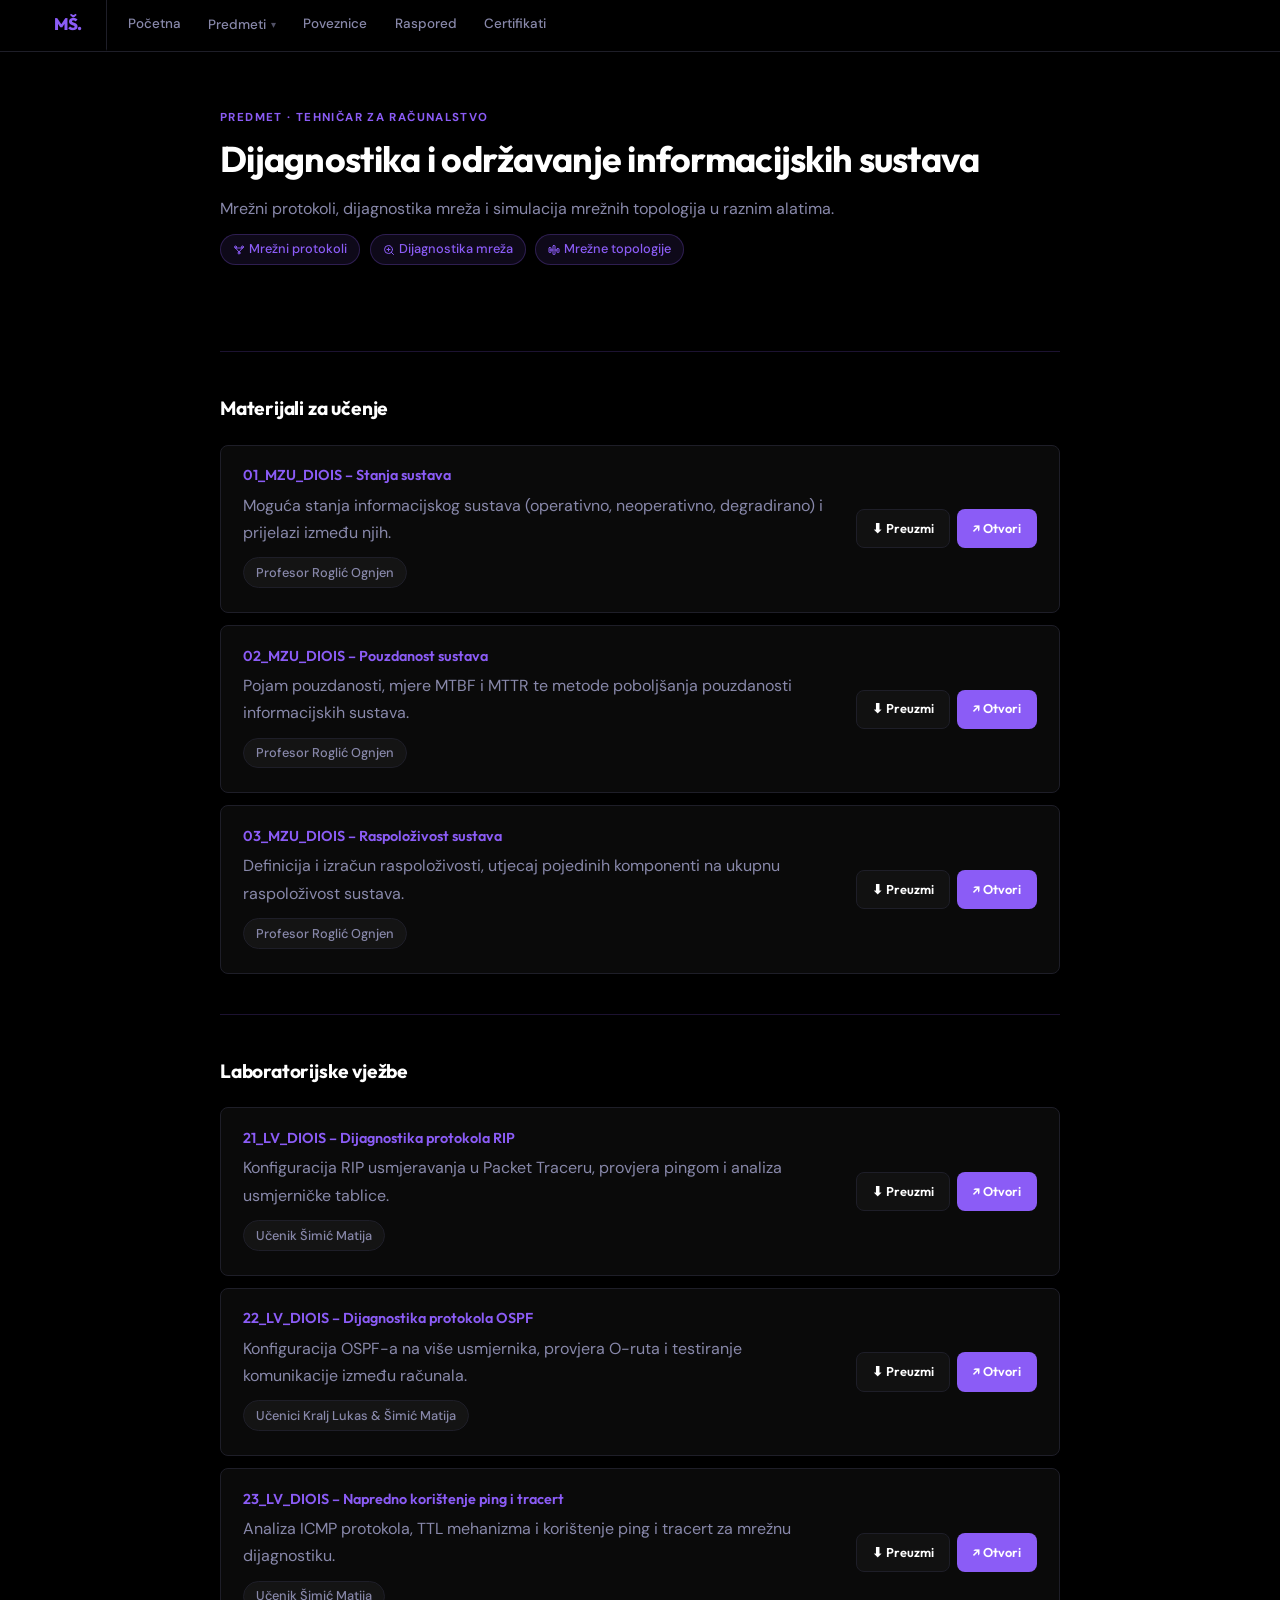
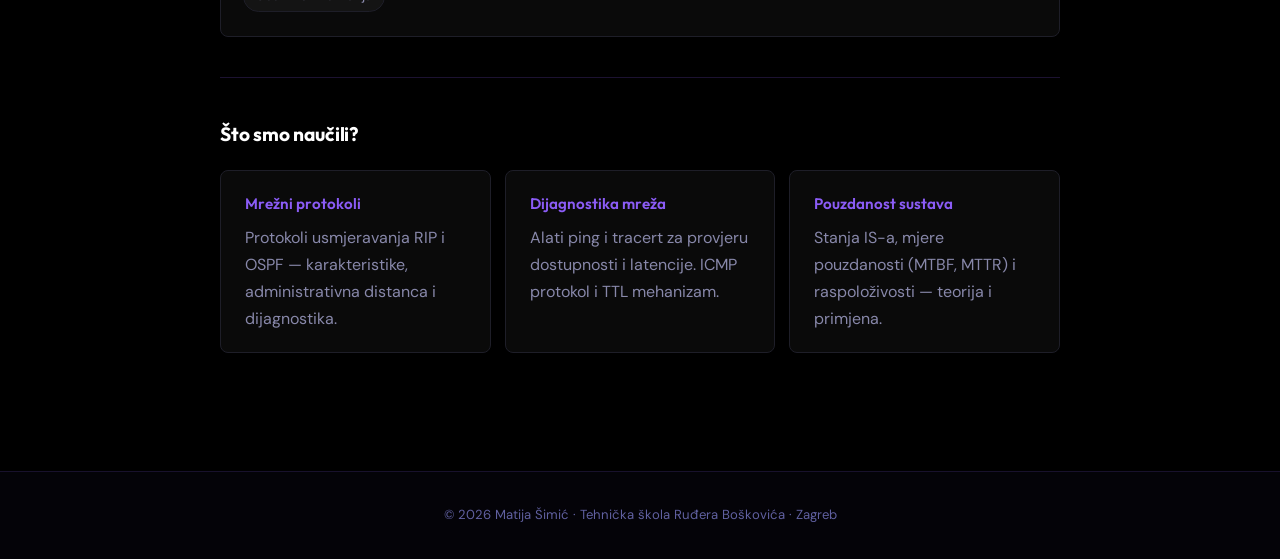
<file: dijagnostika.html>
<!DOCTYPE html>
<html lang="hr">
<head>
  <meta charset="UTF-8">
  <meta name="viewport" content="width=device-width, initial-scale=1.0">
  <meta name="author" content="Matija Šimić">
  <meta name="description" content="Dijagnostika i održavanje informacijskih sustava — materijali i LV vježbe. Matija Šimić, TSRB Zagreb.">
  <meta property="og:title" content="DiOIS · Šimić Matija">
  <meta property="og:description" content="Dijagnostika i održavanje informacijskih sustava — materijali i LV vježbe. Matija Šimić, TSRB Zagreb.">
  <meta property="og:type" content="website">
  <link rel="icon" type="image/svg+xml" href="assets/favicon.svg">
  <title>DiOIS · Šimić Matija</title>
  <link rel="stylesheet" href="assets/style.css">
</head>
<body>
<nav>
  <a href="index.html" class="nav-logo">MŠ.</a>
  <a href="index.html">Početna</a>
  <div class="nav-group">
    <button class="nav-trigger">Predmeti <span class="nav-trigger-arrow">▾</span></button>
    <div class="nav-dropdown">
      <a href="sjwp.html">SJWP</a>
      <a href="multimedija.html">MM</a>
      <a href="dijagnostika.html" class="active">DIOIS</a>
    </div>
  </div>
  <a href="poveznice.html">Poveznice</a>
  <a href="raspored.html">Raspored</a>
  <a href="certifikati.html">Certifikati</a>
</nav>

<div class="hero">
  <div class="label">Predmet · Tehničar za računalstvo</div>
  <h1>Dijagnostika i održavanje informacijskih sustava</h1>
  <p>Mrežni protokoli, dijagnostika mreža i simulacija mrežnih topologija u raznim alatima.</p>
  <div style="margin-top:0.75rem;">
    <span class="tag"><svg width="12" height="12" viewBox="0 0 24 24" fill="none" stroke="currentColor" stroke-width="2" stroke-linecap="round" stroke-linejoin="round" style="display:inline;vertical-align:middle;margin-right:4px;"><circle cx="5" cy="6" r="2"/><circle cx="19" cy="6" r="2"/><circle cx="12" cy="18" r="2"/><line x1="5" y1="8" x2="12" y2="16"/><line x1="19" y1="8" x2="12" y2="16"/><line x1="5" y1="8" x2="19" y2="8" stroke-dasharray="2 2"/></svg>Mrežni protokoli</span>
    <span class="tag"><svg width="12" height="12" viewBox="0 0 24 24" fill="none" stroke="currentColor" stroke-width="2" stroke-linecap="round" stroke-linejoin="round" style="display:inline;vertical-align:middle;margin-right:4px;"><circle cx="11" cy="11" r="8"/><line x1="21" y1="21" x2="16.65" y2="16.65"/><line x1="11" y1="8" x2="11" y2="14"/><line x1="8" y1="11" x2="14" y2="11"/></svg>Dijagnostika mreža</span>
    <span class="tag"><svg width="12" height="12" viewBox="0 0 24 24" fill="none" stroke="currentColor" stroke-width="2" stroke-linecap="round" stroke-linejoin="round" style="display:inline;vertical-align:middle;margin-right:4px;"><rect x="2" y="7" width="4" height="10" rx="1"/><rect x="10" y="3" width="4" height="18" rx="1"/><rect x="18" y="9" width="4" height="8" rx="1"/><line x1="4" y1="12" x2="10" y2="12"/><line x1="14" y1="12" x2="18" y2="12"/></svg>Mrežne topologije</span>
  </div>
</div>

<div class="container" style="padding-top:0;">
  <hr>
  <h2>Materijali za učenje</h2>

  <div class="resource-card">
    <div class="resource-info">
      <h3>01_MZU_DIOIS – Stanja sustava</h3>
      <p>Moguća stanja informacijskog sustava (operativno, neoperativno, degradirano) i prijelazi između njih.</p>
      <div class="resource-meta">
        <span class="tag tag-gray">Profesor Roglić Ognjen</span>
      </div>
    </div>
    <div class="resource-btns">
      <a href="assets/files/DiOIS_01_Stanja_sustava.pptx" download="01_MZU_DIOIS – Stanja sustava.pptx" class="btn btn-secondary">⬇ Preuzmi</a>
      <a href="https://view.officeapps.live.com/op/view.aspx?wdTheme=dark&src=https://matijasimic.github.io/assets/files/DiOIS_01_Stanja_sustava.pptx" target="_blank" class="btn btn-primary">↗ Otvori</a>
    </div>
  </div>

  <div class="resource-card">
    <div class="resource-info">
      <h3>02_MZU_DIOIS – Pouzdanost sustava</h3>
      <p>Pojam pouzdanosti, mjere MTBF i MTTR te metode poboljšanja pouzdanosti informacijskih sustava.</p>
      <div class="resource-meta">
        <span class="tag tag-gray">Profesor Roglić Ognjen</span>
      </div>
    </div>
    <div class="resource-btns">
      <a href="assets/files/DiOIS_02_Pouzdanost.pptx" download="02_MZU_DIOIS – Pouzdanost sustava.pptx" class="btn btn-secondary">⬇ Preuzmi</a>
      <a href="https://view.officeapps.live.com/op/view.aspx?wdTheme=dark&src=https://matijasimic.github.io/assets/files/DiOIS_02_Pouzdanost.pptx" target="_blank" class="btn btn-primary">↗ Otvori</a>
    </div>
  </div>

  <div class="resource-card">
    <div class="resource-info">
      <h3>03_MZU_DIOIS – Raspoloživost sustava</h3>
      <p>Definicija i izračun raspoloživosti, utjecaj pojedinih komponenti na ukupnu raspoloživost sustava.</p>
      <div class="resource-meta">
        <span class="tag tag-gray">Profesor Roglić Ognjen</span>
      </div>
    </div>
    <div class="resource-btns">
      <a href="assets/files/DiOIS_03_Raspolozivost.pptx" download="03_MZU_DIOIS – Raspoloživost sustava.pptx" class="btn btn-secondary">⬇ Preuzmi</a>
      <a href="https://view.officeapps.live.com/op/view.aspx?wdTheme=dark&src=https://matijasimic.github.io/assets/files/DiOIS_03_Raspolozivost.pptx" target="_blank" class="btn btn-primary">↗ Otvori</a>
    </div>
  </div>

  <hr>
  <h2>Laboratorijske vježbe</h2>

  <div class="resource-card">
    <div class="resource-info">
      <h3>21_LV_DIOIS – Dijagnostika protokola RIP</h3>
      <p>Konfiguracija RIP usmjeravanja u Packet Traceru, provjera pingom i analiza usmjerničke tablice.</p>
      <div class="resource-meta">
        <span class="tag tag-gray">Učenik Šimić Matija</span>
      </div>
    </div>
    <div class="resource-btns">
      <a href="assets/files/LV_21_DiOIS.docx" download="21_LV_DIOIS – Dijagnostika protokola RIP.docx" class="btn btn-secondary">⬇ Preuzmi</a>
      <a href="https://view.officeapps.live.com/op/view.aspx?wdTheme=dark&src=https://matijasimic.github.io/assets/files/LV_21_DiOIS.docx" target="_blank" class="btn btn-primary">↗ Otvori</a>
    </div>
  </div>

  <div class="resource-card">
    <div class="resource-info">
      <h3>22_LV_DIOIS – Dijagnostika protokola OSPF</h3>
      <p>Konfiguracija OSPF-a na više usmjernika, provjera O-ruta i testiranje komunikacije između računala.</p>
      <div class="resource-meta">
        <span class="tag tag-gray">Učenici Kralj Lukas & Šimić Matija</span>
      </div>
    </div>
    <div class="resource-btns">
      <a href="assets/files/LV_22_DiOIS.docx" download="22_LV_DIOIS – Dijagnostika protokola OSPF.docx" class="btn btn-secondary">⬇ Preuzmi</a>
      <a href="https://view.officeapps.live.com/op/view.aspx?wdTheme=dark&src=https://matijasimic.github.io/assets/files/LV_22_DiOIS.docx" target="_blank" class="btn btn-primary">↗ Otvori</a>
    </div>
  </div>

  <div class="resource-card">
    <div class="resource-info">
      <h3>23_LV_DIOIS – Napredno korištenje ping i tracert</h3>
      <p>Analiza ICMP protokola, TTL mehanizma i korištenje ping i tracert za mrežnu dijagnostiku.</p>
      <div class="resource-meta">
        <span class="tag tag-gray">Učenik Šimić Matija</span>
      </div>
    </div>
    <div class="resource-btns">
      <a href="assets/files/LV_23_DiOIS.docx" download="23_LV_DIOIS – Napredno korištenje ping i tracert.docx" class="btn btn-secondary">⬇ Preuzmi</a>
      <a href="https://view.officeapps.live.com/op/view.aspx?wdTheme=dark&src=https://matijasimic.github.io/assets/files/LV_23_DiOIS.docx" target="_blank" class="btn btn-primary">↗ Otvori</a>
    </div>
  </div>

  <hr>
  <h2>Što smo naučili?</h2>
  <div class="card-grid">
    <div class="card">
      <h3>Mrežni protokoli</h3>
      <p>Protokoli usmjeravanja RIP i OSPF — karakteristike, administrativna distanca i dijagnostika.</p>
    </div>
    <div class="card">
      <h3>Dijagnostika mreža</h3>
      <p>Alati ping i tracert za provjeru dostupnosti i latencije. ICMP protokol i TTL mehanizam.</p>
    </div>
    <div class="card">
      <h3>Pouzdanost sustava</h3>
      <p>Stanja IS-a, mjere pouzdanosti (MTBF, MTTR) i raspoloživosti — teorija i primjena.</p>
    </div>
  </div>

</div>
<footer>© 2026 Matija Šimić · Tehnička škola Ruđera Boškovića · Zagreb</footer>
<script src="assets/hover.js"></script>
</body>
</html>
</file>
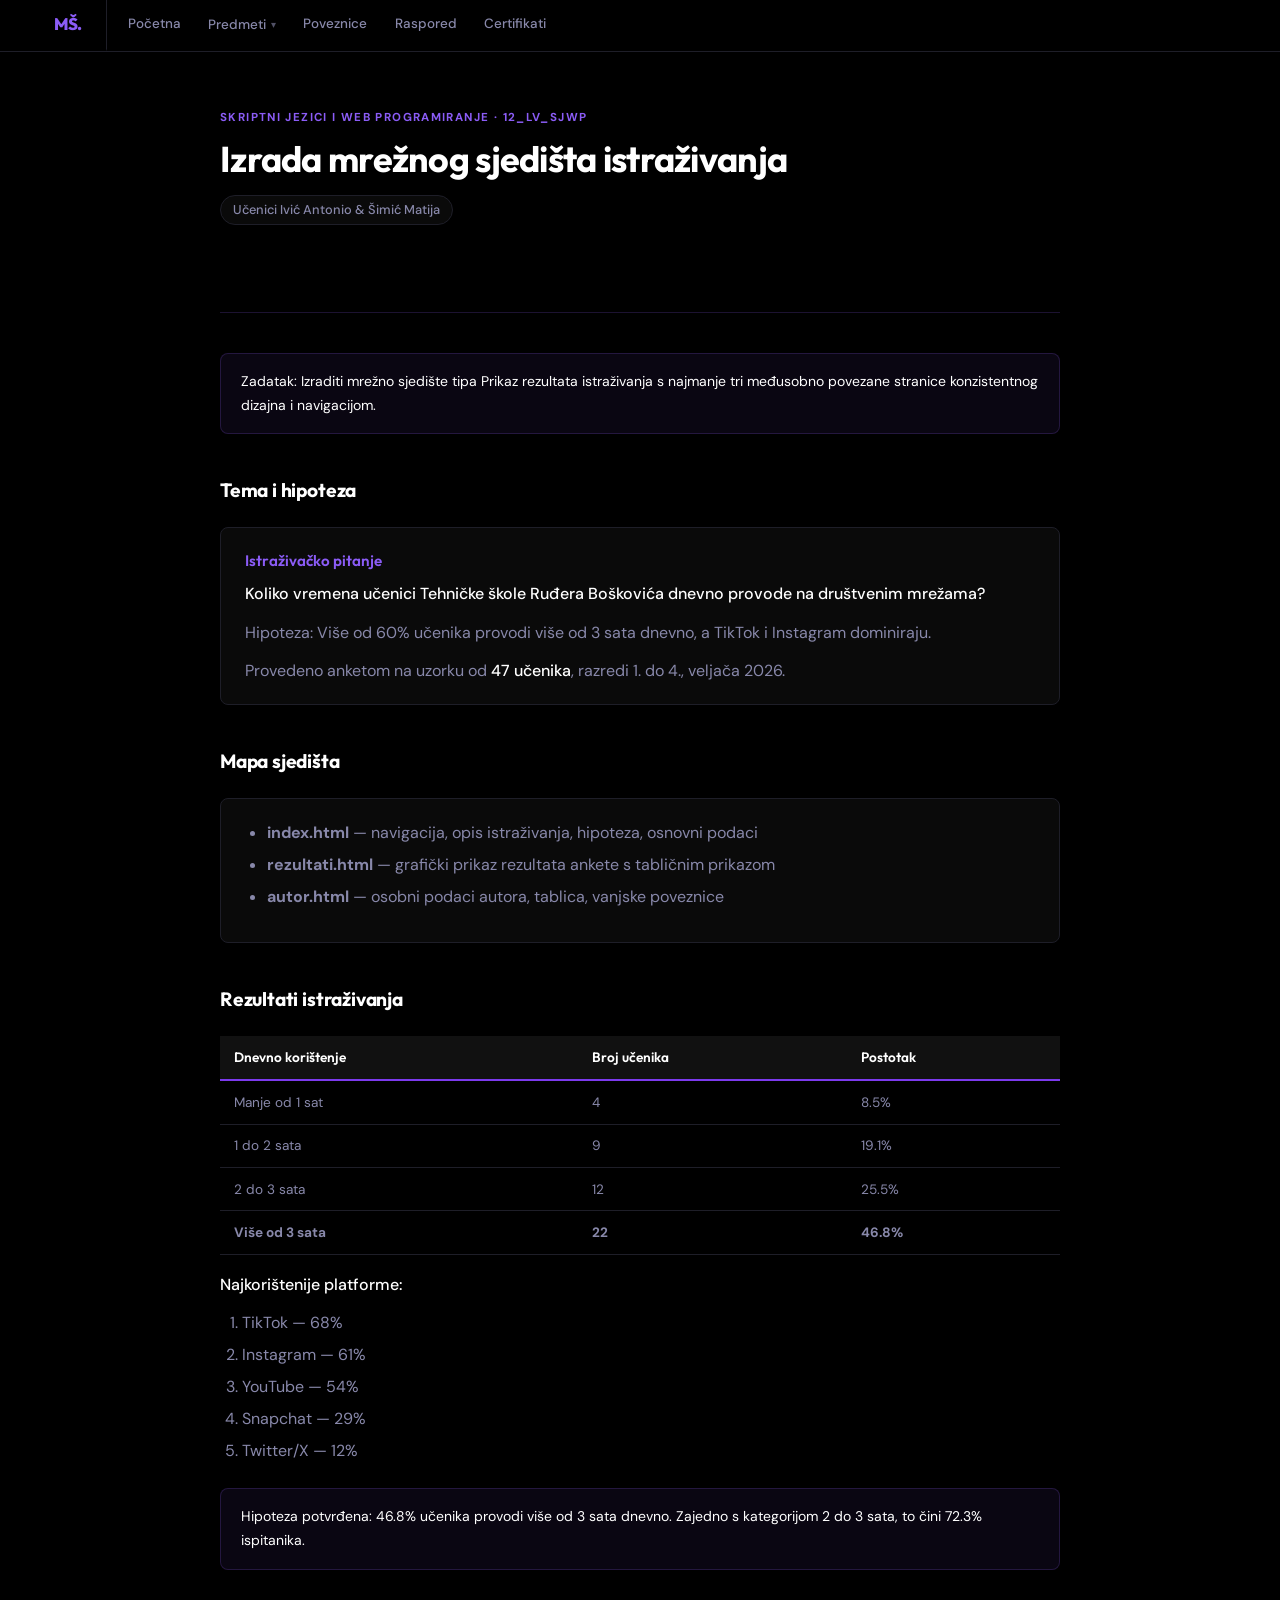
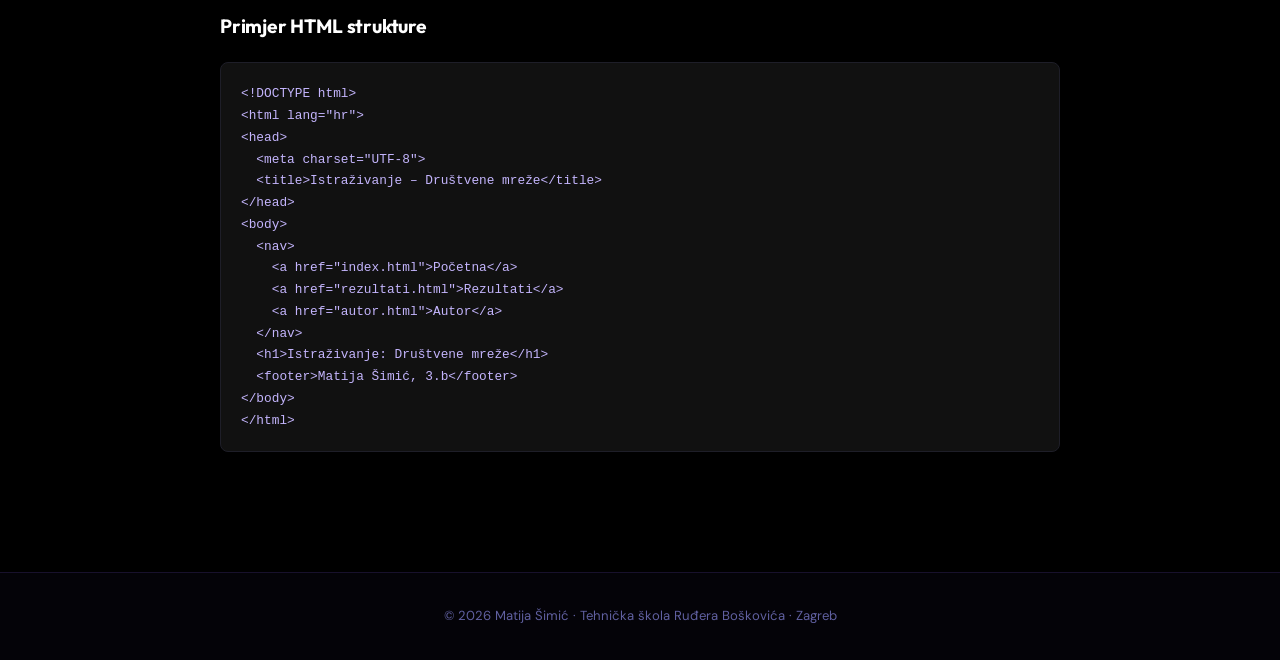
<file: lv12.html>
<!DOCTYPE html>
<html lang="hr">
<head>
  <meta charset="UTF-8">
  <meta name="viewport" content="width=device-width, initial-scale=1.0">
  <meta name="author" content="Matija Šimić">
  <meta name="description" content="12_LV_SJWP — Istraživanje: navike korištenja društvenih mreža, 47 ispitanika. Matija Šimić.">
  <meta property="og:title" content="LV12 · Istraživanje · Šimić Matija">
  <meta property="og:description" content="12_LV_SJWP — Istraživanje: navike korištenja društvenih mreža, 47 ispitanika. Matija Šimić.">
  <meta property="og:type" content="website">
  <link rel="icon" type="image/svg+xml" href="assets/favicon.svg">
  <title>12_LV_SJWP – Istraživanje · Matija Šimić</title>
  <link rel="stylesheet" href="assets/style.css">
</head>
<body>
<nav>
  <a href="index.html" class="nav-logo">MŠ.</a>
  <a href="index.html">Početna</a>
  <div class="nav-group">
    <button class="nav-trigger">Predmeti <span class="nav-trigger-arrow">▾</span></button>
    <div class="nav-dropdown">
      <a href="sjwp.html" class="active">SJWP</a>
      <a href="multimedija.html">MM</a>
      <a href="dijagnostika.html">DIOIS</a>
    </div>
  </div>
  <a href="poveznice.html">Poveznice</a>
  <a href="raspored.html">Raspored</a>
  <a href="certifikati.html">Certifikati</a>
</nav>

<div class="hero">
  <div class="label">Skriptni jezici i web programiranje · 12_LV_SJWP</div>
  <h1>Izrada mrežnog sjedišta istraživanja</h1>
  <div style="margin-top:0.5rem;"><span class="tag tag-gray">Učenici Ivić Antonio &amp; Šimić Matija</span></div>
</div>

<div class="container" style="padding-top:0;">
  <hr>
  <div class="info-box">
    <p>Zadatak: Izraditi mrežno sjedište tipa Prikaz rezultata istraživanja s najmanje tri međusobno povezane stranice konzistentnog dizajna i navigacijom.</p>
  </div>

  <h2>Tema i hipoteza</h2>
  <div class="card">
    <h3>Istraživačko pitanje</h3>
    <p><strong>Koliko vremena učenici Tehničke škole Ruđera Boškovića dnevno provode na društvenim mrežama?</strong></p>
    <p style="margin-top:0.5rem;">Hipoteza: Više od 60% učenika provodi više od 3 sata dnevno, a TikTok i Instagram dominiraju.</p>
    <p style="margin-top:0.5rem;">Provedeno anketom na uzorku od <strong>47 učenika</strong>, razredi 1. do 4., veljača 2026.</p>
  </div>

  <h2>Mapa sjedišta</h2>
  <div class="card">
    <ul class="styled">
      <li><strong>index.html</strong> — navigacija, opis istraživanja, hipoteza, osnovni podaci</li>
      <li><strong>rezultati.html</strong> — grafički prikaz rezultata ankete s tabličnim prikazom</li>
      <li><strong>autor.html</strong> — osobni podaci autora, tablica, vanjske poveznice</li>
    </ul>
  </div>

  <h2>Rezultati istraživanja</h2>
  <div class="table-wrap">
    <table>
      <thead><tr><th>Dnevno korištenje</th><th>Broj učenika</th><th>Postotak</th></tr></thead>
      <tbody>
        <tr><td>Manje od 1 sat</td><td>4</td><td>8.5%</td></tr>
        <tr><td>1 do 2 sata</td><td>9</td><td>19.1%</td></tr>
        <tr><td>2 do 3 sata</td><td>12</td><td>25.5%</td></tr>
        <tr><td><strong>Više od 3 sata</strong></td><td><strong>22</strong></td><td><strong>46.8%</strong></td></tr>
      </tbody>
    </table>
  </div>
  <p><strong>Najkorištenije platforme:</strong></p>
  <ol class="styled">
    <li>TikTok — 68%</li>
    <li>Instagram — 61%</li>
    <li>YouTube — 54%</li>
    <li>Snapchat — 29%</li>
    <li>Twitter/X — 12%</li>
  </ol>
  <div class="info-box">
    <p>Hipoteza potvrđena: 46.8% učenika provodi više od 3 sata dnevno. Zajedno s kategorijom 2 do 3 sata, to čini 72.3% ispitanika.</p>
  </div>

  <h2>Primjer HTML strukture</h2>
<pre>&lt;!DOCTYPE html&gt;
&lt;html lang="hr"&gt;
&lt;head&gt;
  &lt;meta charset="UTF-8"&gt;
  &lt;title&gt;Istraživanje – Društvene mreže&lt;/title&gt;
&lt;/head&gt;
&lt;body&gt;
  &lt;nav&gt;
    &lt;a href="index.html"&gt;Početna&lt;/a&gt;
    &lt;a href="rezultati.html"&gt;Rezultati&lt;/a&gt;
    &lt;a href="autor.html"&gt;Autor&lt;/a&gt;
  &lt;/nav&gt;
  &lt;h1&gt;Istraživanje: Društvene mreže&lt;/h1&gt;
  &lt;footer&gt;Matija Šimić, 3.b&lt;/footer&gt;
&lt;/body&gt;
&lt;/html&gt;</pre>

</div>
<footer>© 2026 Matija Šimić · Tehnička škola Ruđera Boškovića · Zagreb</footer>
<script src="assets/hover.js"></script>
</body>
</html>
</file>
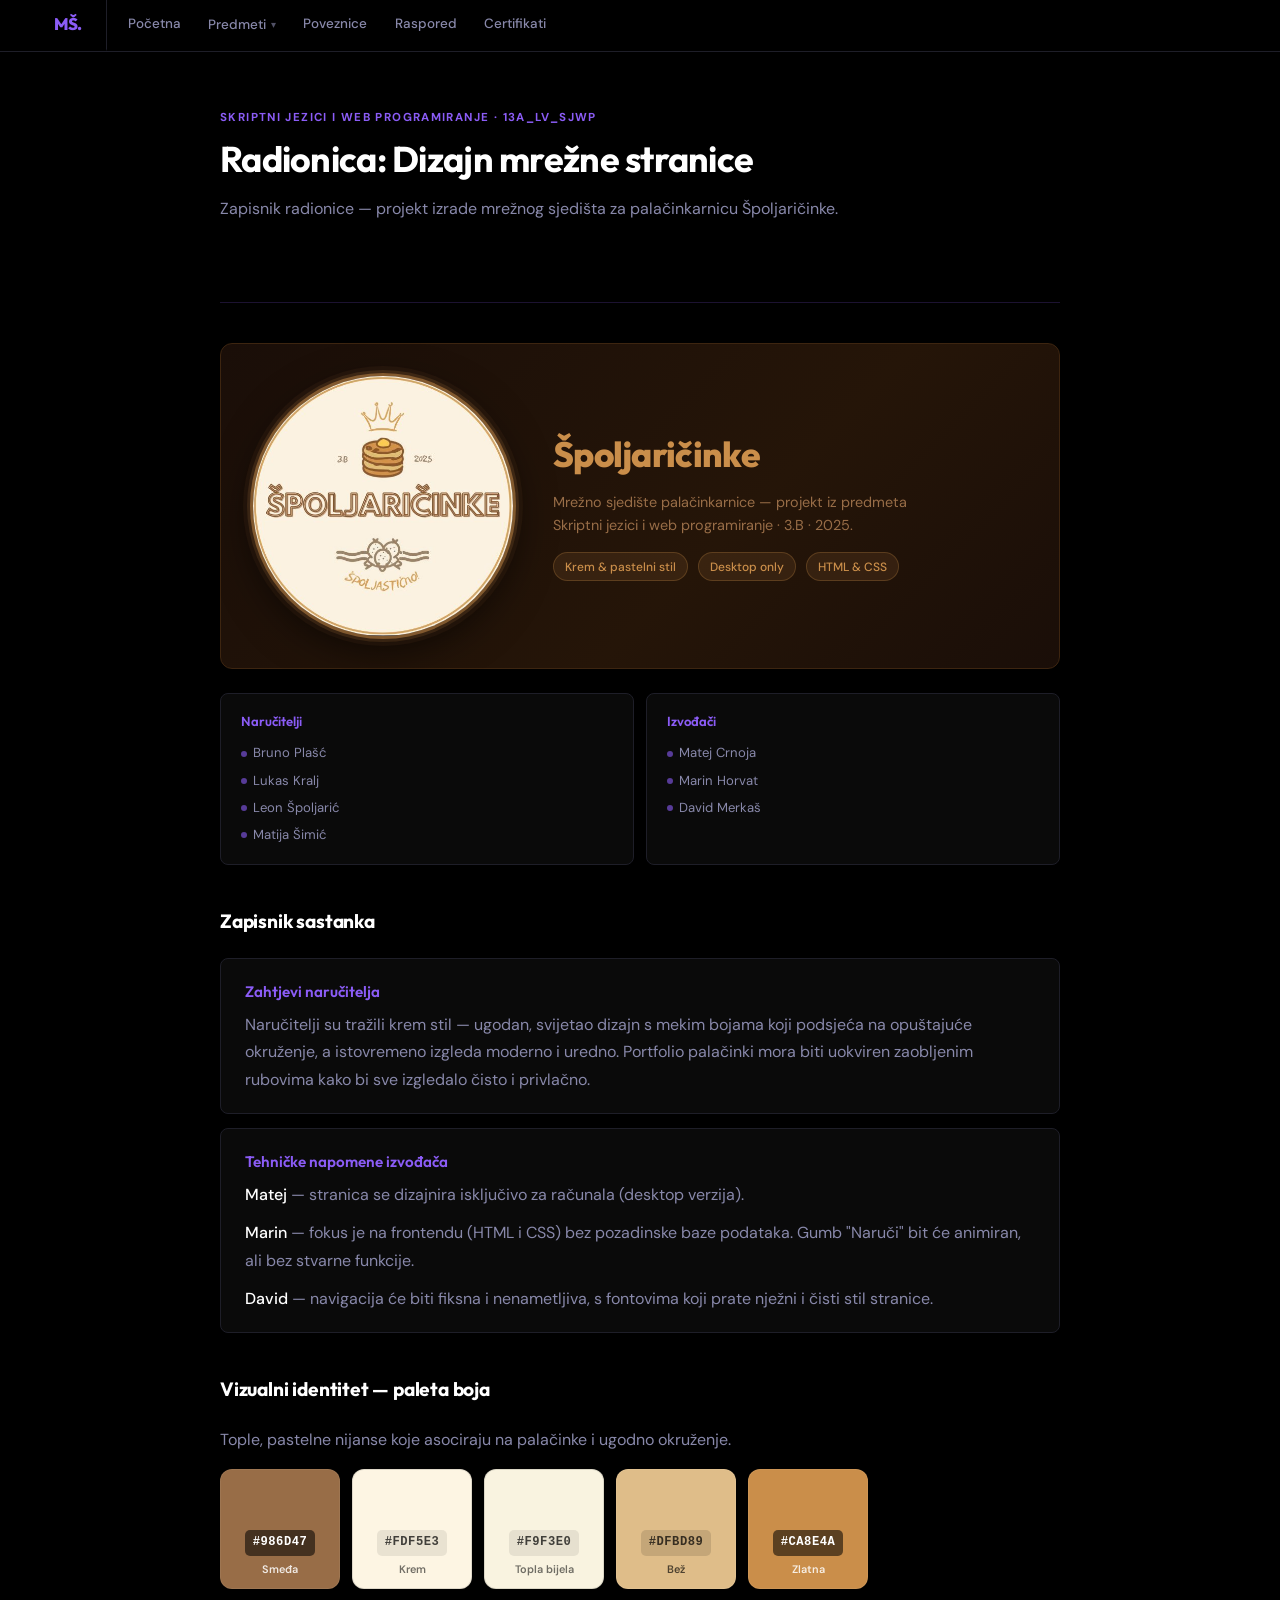
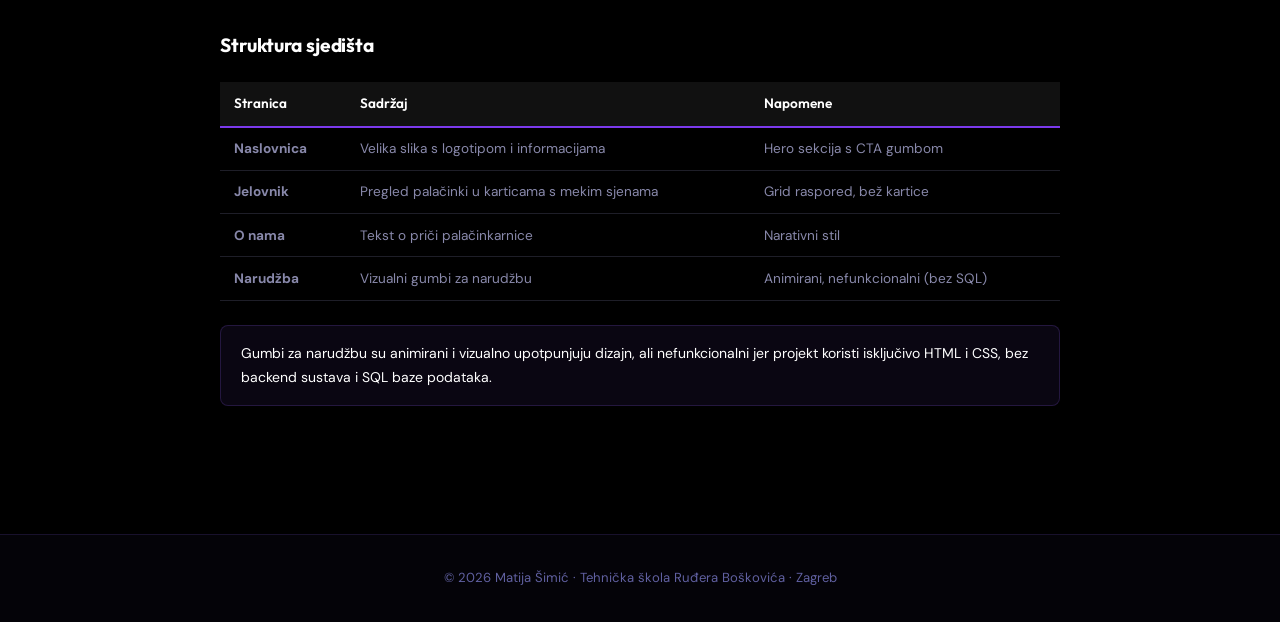
<file: lv13a.html>
<!DOCTYPE html>
<html lang="hr">
<head>
  <meta charset="UTF-8">
  <meta name="viewport" content="width=device-width, initial-scale=1.0">
  <meta name="author" content="Matija Šimić">
  <meta name="description" content="13a_LV_SJWP — Radionica: dizajn identiteta za Špoljaričinke. Matija Šimić i tim.">
  <meta property="og:title" content="LV13a · Radionica · Šimić Matija">
  <meta property="og:description" content="13a_LV_SJWP — Radionica: dizajn identiteta za Špoljaričinke. Matija Šimić i tim.">
  <meta property="og:type" content="website">
  <link rel="icon" type="image/svg+xml" href="assets/favicon.svg">
  <title>13a_LV_SJWP – Radionica · Matija Šimić</title>
  <link rel="stylesheet" href="assets/style.css">
  <style>
    .brand-card {
      background: linear-gradient(135deg, #1a0e08 0%, #251508 60%, #1a0e08 100%);
      border: 1px solid #3d2510; border-radius: 12px;
      padding: 2rem; display: flex; align-items: center; gap: 2.5rem; margin-bottom: 1.5rem;
    }
    .brand-logo-img {
      width: 260px; height: 260px;
      border-radius: 50%;
      object-fit: cover;
      flex-shrink: 0;
      box-shadow:
        0 0 0 3px rgba(202,142,74,0.5),
        0 0 0 6px rgba(202,142,74,0.15),
        0 0 0 10px rgba(202,142,74,0.06),
        0 12px 40px rgba(0,0,0,0.65);
      transition: transform 0.3s, box-shadow 0.3s;
      cursor: default;
    }
    .brand-logo-img:hover {
      transform: scale(1.05);
      box-shadow:
        0 0 0 3px rgba(202,142,74,0.75),
        0 0 0 7px rgba(202,142,74,0.25),
        0 0 0 13px rgba(202,142,74,0.08),
        0 0 32px rgba(202,142,74,0.25),
        0 16px 48px rgba(0,0,0,0.7);
    }
    .brand-name { font-family:'Outfit',sans-serif; font-size:2.2rem; font-weight:800; color:#CA8E4A; letter-spacing:-0.02em; margin-bottom:0.4rem; }
    .brand-sub { color:#986D47; font-size:0.9rem; margin-bottom:0.9rem; line-height:1.6; }
    .brand-tag { display:inline-block; background:rgba(202,142,74,0.12); color:#CA8E4A; border:1px solid rgba(202,142,74,0.25); padding:0.2rem 0.7rem; border-radius:100px; font-size:0.75rem; font-weight:500; margin-right:0.35rem; margin-bottom:0.35rem; transition: background 0.2s, border-color 0.2s, transform 0.2s; cursor:default; }
    .brand-tag:hover { background:rgba(202,142,74,0.22); border-color:rgba(202,142,74,0.5); transform:translateY(-2px); }
    .participants-grid { display:grid; grid-template-columns:1fr 1fr; gap:0.75rem; margin-bottom:1rem; }
    .part-card { background:var(--bg2); border:1px solid var(--border); border-radius:var(--radius); padding:1rem 1.25rem; transition:border-color 0.2s; }
    .part-card:hover { border-color:rgba(139,92,246,0.3); }
    .part-card h3 { font-size:0.82rem; margin-bottom:0.5rem; }
    .part-card ul { list-style:none; padding:0; margin:0; }
    .part-card ul li { font-size:0.82rem; color:var(--muted); padding:0.15rem 0; display:flex; align-items:center; gap:0.4rem; }
    .part-card ul li::before { content:''; width:6px; height:6px; border-radius:50%; background:var(--accent); flex-shrink:0; opacity:0.6; }
    .color-swatch-row { display:flex; gap:0.75rem; margin:1rem 0; flex-wrap:wrap; }
    .color-block { border-radius:12px; width:120px; height:120px; display:flex; flex-direction:column; align-items:center; justify-content:flex-end; padding:0.6rem; border:1px solid rgba(255,255,255,0.06); transition:transform 0.15s; cursor:default; }
    .color-block:hover { transform:scale(1.06); }
    .color-hex { font-family:'Courier New',monospace; font-size:0.76rem; font-weight:800; background:rgba(0,0,0,0.55); padding:0.18rem 0.5rem; border-radius:5px; text-align:center; letter-spacing:0.04em; }
    .color-name { font-size:0.68rem; font-weight:600; margin-top:4px; text-align:center; }
  </style>
</head>
<body>
<nav>
  <a href="index.html" class="nav-logo">MŠ.</a>
  <a href="index.html">Početna</a>
  <div class="nav-group">
    <button class="nav-trigger">Predmeti <span class="nav-trigger-arrow">▾</span></button>
    <div class="nav-dropdown">
      <a href="sjwp.html" class="active">SJWP</a>
      <a href="multimedija.html">MM</a>
      <a href="dijagnostika.html">DIOIS</a>
    </div>
  </div>
  <a href="poveznice.html">Poveznice</a>
  <a href="raspored.html">Raspored</a>
  <a href="certifikati.html">Certifikati</a>
</nav>

<div class="hero">
  <div class="label">Skriptni jezici i web programiranje · 13a_LV_SJWP</div>
  <h1>Radionica: Dizajn mrežne stranice</h1>
  <p>Zapisnik radionice — projekt izrade mrežnog sjedišta za palačinkarnicu Špoljaričinke.</p>
</div>

<div class="container" style="padding-top:0;">
  <hr>

  <div class="brand-card">
    <img src="assets/img/spaljarinke-logo.png" alt="Špoljaričinke logo" class="brand-logo-img">
    <div>
      <div class="brand-name">Špoljaričinke</div>
      <div class="brand-sub">Mrežno sjedište palačinkarnice — projekt iz predmeta<br>Skriptni jezici i web programiranje · 3.B · 2025.</div>
      <div>
        <span class="brand-tag">Krem &amp; pastelni stil</span>
        <span class="brand-tag">Desktop only</span>
        <span class="brand-tag">HTML &amp; CSS</span>
      </div>
    </div>
  </div>

  <div class="participants-grid">
    <div class="part-card">
      <h3>Naručitelji</h3>
      <ul>
        <li>Bruno Plašć</li>
        <li>Lukas Kralj</li>
        <li>Leon Špoljarić</li>
        <li>Matija Šimić</li>
      </ul>
    </div>
    <div class="part-card">
      <h3>Izvođači</h3>
      <ul>
        <li>Matej Crnoja</li>
        <li>Marin Horvat</li>
        <li>David Merkaš</li>
      </ul>
    </div>
  </div>

  <h2>Zapisnik sastanka</h2>

  <div class="card">
    <h3>Zahtjevi naručitelja</h3>
    <p>Naručitelji su tražili krem stil — ugodan, svijetao dizajn s mekim bojama koji podsjeća na opuštajuće okruženje, a istovremeno izgleda moderno i uredno. Portfolio palačinki mora biti uokviren zaobljenim rubovima kako bi sve izgledalo čisto i privlačno.</p>
  </div>

  <div class="card">
    <h3>Tehničke napomene izvođača</h3>
    <p><strong>Matej</strong> — stranica se dizajnira isključivo za računala (desktop verzija).</p>
    <p style="margin-top:0.5rem;"><strong>Marin</strong> — fokus je na frontendu (HTML i CSS) bez pozadinske baze podataka. Gumb "Naruči" bit će animiran, ali bez stvarne funkcije.</p>
    <p style="margin-top:0.5rem;"><strong>David</strong> — navigacija će biti fiksna i nenametljiva, s fontovima koji prate nježni i čisti stil stranice.</p>
  </div>

  <h2>Vizualni identitet — paleta boja</h2>
  <p>Tople, pastelne nijanse koje asociraju na palačinke i ugodno okruženje.</p>

  <div class="color-swatch-row">
    <div class="color-block" style="background:#986D47;">
      <span class="color-hex" style="color:#fff;">#986D47</span>
      <span class="color-name" style="color:rgba(255,255,255,0.85);">Smeđa</span>
    </div>
    <div class="color-block" style="background:#FDF5E3; border-color:rgba(0,0,0,0.12);">
      <span class="color-hex" style="color:rgba(0,0,0,0.72); background:rgba(0,0,0,0.08);">#FDF5E3</span>
      <span class="color-name" style="color:rgba(0,0,0,0.55);">Krem</span>
    </div>
    <div class="color-block" style="background:#F9F3E0; border-color:rgba(0,0,0,0.12);">
      <span class="color-hex" style="color:rgba(0,0,0,0.72); background:rgba(0,0,0,0.08);">#F9F3E0</span>
      <span class="color-name" style="color:rgba(0,0,0,0.55);">Topla bijela</span>
    </div>
    <div class="color-block" style="background:#DFBD89;">
      <span class="color-hex" style="color:rgba(0,0,0,0.72); background:rgba(0,0,0,0.12);">#DFBD89</span>
      <span class="color-name" style="color:rgba(0,0,0,0.65);">Bež</span>
    </div>
    <div class="color-block" style="background:#CA8E4A;">
      <span class="color-hex" style="color:#fff;">#CA8E4A</span>
      <span class="color-name" style="color:rgba(255,255,255,0.85);">Zlatna</span>
    </div>
  </div>

  <h2>Struktura sjedišta</h2>
  <div class="table-wrap">
    <table>
      <thead><tr><th>Stranica</th><th>Sadržaj</th><th>Napomene</th></tr></thead>
      <tbody>
        <tr><td><strong>Naslovnica</strong></td><td>Velika slika s logotipom i informacijama</td><td>Hero sekcija s CTA gumbom</td></tr>
        <tr><td><strong>Jelovnik</strong></td><td>Pregled palačinki u karticama s mekim sjenama</td><td>Grid raspored, bež kartice</td></tr>
        <tr><td><strong>O nama</strong></td><td>Tekst o priči palačinkarnice</td><td>Narativni stil</td></tr>
        <tr><td><strong>Narudžba</strong></td><td>Vizualni gumbi za narudžbu</td><td>Animirani, nefunkcionalni (bez SQL)</td></tr>
      </tbody>
    </table>
  </div>
  <div class="info-box">
    <p>Gumbi za narudžbu su animirani i vizualno upotpunjuju dizajn, ali nefunkcionalni jer projekt koristi isključivo HTML i CSS, bez backend sustava i SQL baze podataka.</p>
  </div>

</div>
<footer>© 2026 Matija Šimić · Tehnička škola Ruđera Boškovića · Zagreb</footer>
<script src="assets/hover.js"></script>
</body>
</html>
</file>
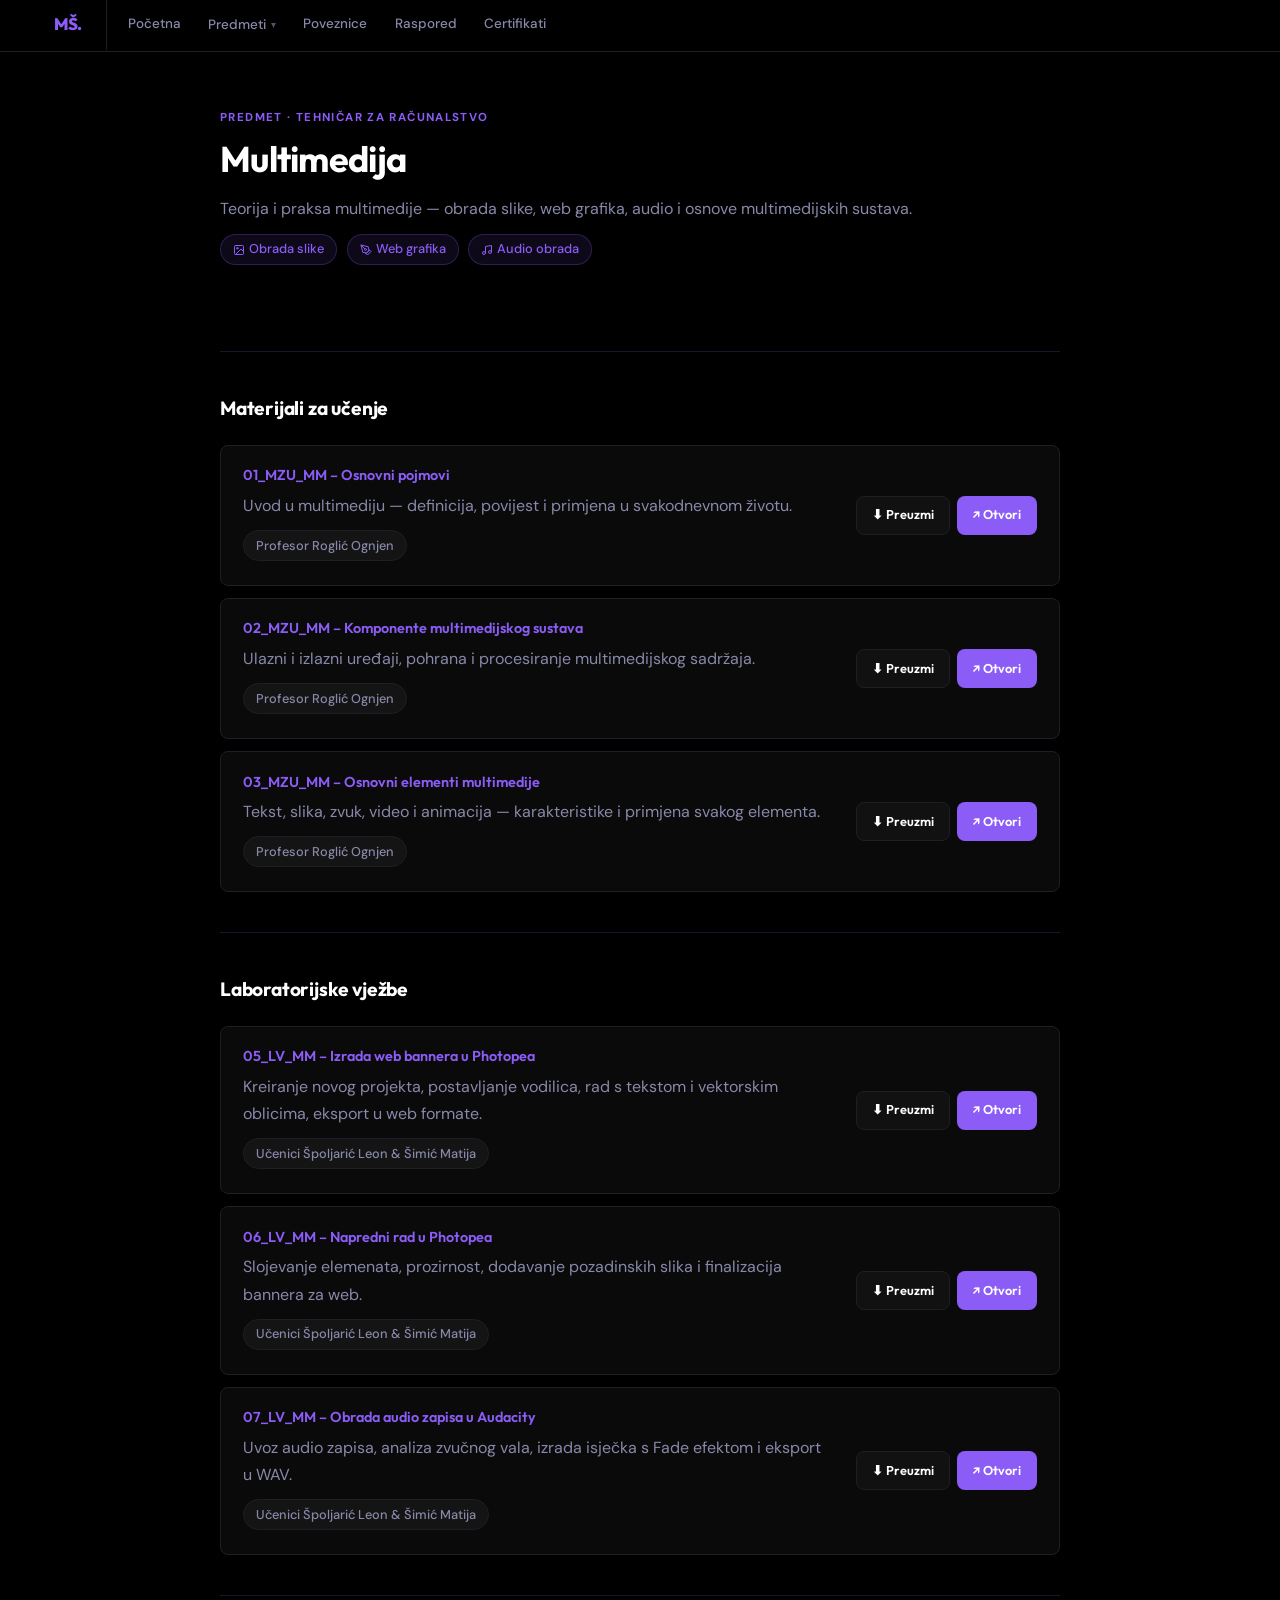
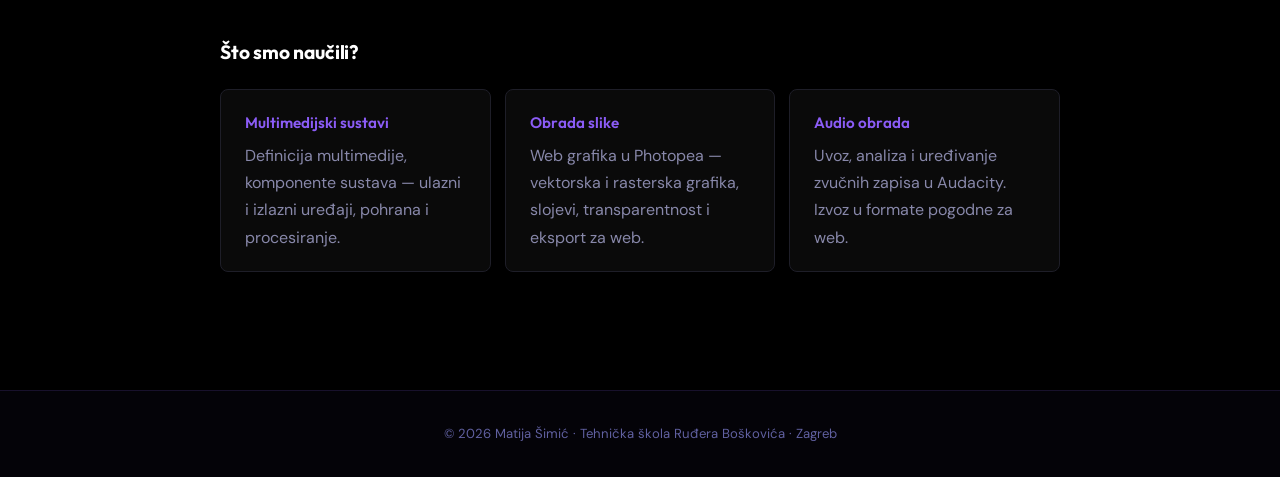
<file: multimedija.html>
<!DOCTYPE html>
<html lang="hr">
<head>
  <meta charset="UTF-8">
  <meta name="viewport" content="width=device-width, initial-scale=1.0">
  <meta name="author" content="Matija Šimić">
  <meta name="description" content="Multimedija — materijali, prezentacije i laboratorijske vježbe. Matija Šimić, 3.b, TSRB Zagreb.">
  <meta property="og:title" content="MM · Šimić Matija">
  <meta property="og:description" content="Multimedija — materijali, prezentacije i laboratorijske vježbe. Matija Šimić, 3.b, TSRB Zagreb.">
  <meta property="og:type" content="website">
  <link rel="icon" type="image/svg+xml" href="assets/favicon.svg">
  <title>MM · Šimić Matija</title>
  <link rel="stylesheet" href="assets/style.css">
</head>
<body>
<nav>
  <a href="index.html" class="nav-logo">MŠ.</a>
  <a href="index.html">Početna</a>
  <div class="nav-group">
    <button class="nav-trigger">Predmeti <span class="nav-trigger-arrow">▾</span></button>
    <div class="nav-dropdown">
      <a href="sjwp.html">SJWP</a>
      <a href="multimedija.html" class="active">MM</a>
      <a href="dijagnostika.html">DIOIS</a>
    </div>
  </div>
  <a href="poveznice.html">Poveznice</a>
  <a href="raspored.html">Raspored</a>
  <a href="certifikati.html">Certifikati</a>
</nav>

<div class="hero">
  <div class="label">Predmet · Tehničar za računalstvo</div>
  <h1>Multimedija</h1>
  <p>Teorija i praksa multimedije — obrada slike, web grafika, audio i osnove multimedijskih sustava.</p>
  <div style="margin-top:0.75rem;">
    <span class="tag"><svg width="12" height="12" viewBox="0 0 24 24" fill="none" stroke="currentColor" stroke-width="2" stroke-linecap="round" stroke-linejoin="round" style="display:inline;vertical-align:middle;margin-right:4px;"><rect x="3" y="3" width="18" height="18" rx="2"/><circle cx="8.5" cy="8.5" r="1.5"/><polyline points="21 15 16 10 5 21"/></svg>Obrada slike</span>
    <span class="tag"><svg width="12" height="12" viewBox="0 0 24 24" fill="none" stroke="currentColor" stroke-width="2" stroke-linecap="round" stroke-linejoin="round" style="display:inline;vertical-align:middle;margin-right:4px;"><path d="M12 19l7-7 3 3-7 7-3-3z"/><path d="M18 13l-1.5-7.5L2 2l3.5 14.5L13 18l5-5z"/><path d="M2 2l7.586 7.586"/><circle cx="11" cy="11" r="2"/></svg>Web grafika</span>
    <span class="tag"><svg width="12" height="12" viewBox="0 0 24 24" fill="none" stroke="currentColor" stroke-width="2" stroke-linecap="round" stroke-linejoin="round" style="display:inline;vertical-align:middle;margin-right:4px;"><path d="M9 18V5l12-2v13"/><circle cx="6" cy="18" r="3"/><circle cx="18" cy="16" r="3"/></svg>Audio obrada</span>
  </div>
</div>

<div class="container" style="padding-top:0;">
  <hr>
  <h2>Materijali za učenje</h2>

  <div class="resource-card">
    <div class="resource-info">
      <h3>01_MZU_MM – Osnovni pojmovi</h3>
      <p>Uvod u multimediju — definicija, povijest i primjena u svakodnevnom životu.</p>
      <div class="resource-meta">
        <span class="tag tag-gray">Profesor Roglić Ognjen</span>
      </div>
    </div>
    <div class="resource-btns">
      <a href="assets/files/MM_01_Osnovni_pojmovi.pptx" download="01_MZU_MM – Osnovni pojmovi.pptx" class="btn btn-secondary">⬇ Preuzmi</a>
      <a href="https://view.officeapps.live.com/op/view.aspx?wdTheme=dark&src=https://matijasimic.github.io/assets/files/MM_01_Osnovni_pojmovi.pptx" target="_blank" class="btn btn-primary">↗ Otvori</a>
    </div>
  </div>

  <div class="resource-card">
    <div class="resource-info">
      <h3>02_MZU_MM – Komponente multimedijskog sustava</h3>
      <p>Ulazni i izlazni uređaji, pohrana i procesiranje multimedijskog sadržaja.</p>
      <div class="resource-meta">
        <span class="tag tag-gray">Profesor Roglić Ognjen</span>
      </div>
    </div>
    <div class="resource-btns">
      <a href="assets/files/MM_02_Komponente.pptx" download="02_MZU_MM – Komponente multimedijskog sustava.pptx" class="btn btn-secondary">⬇ Preuzmi</a>
      <a href="https://view.officeapps.live.com/op/view.aspx?wdTheme=dark&src=https://matijasimic.github.io/assets/files/MM_02_Komponente.pptx" target="_blank" class="btn btn-primary">↗ Otvori</a>
    </div>
  </div>

  <div class="resource-card">
    <div class="resource-info">
      <h3>03_MZU_MM – Osnovni elementi multimedije</h3>
      <p>Tekst, slika, zvuk, video i animacija — karakteristike i primjena svakog elementa.</p>
      <div class="resource-meta">
        <span class="tag tag-gray">Profesor Roglić Ognjen</span>
      </div>
    </div>
    <div class="resource-btns">
      <a href="assets/files/MM_03_Osnovni_elementi.pptx" download="03_MZU_MM – Osnovni elementi multimedije.pptx" class="btn btn-secondary">⬇ Preuzmi</a>
      <a href="https://view.officeapps.live.com/op/view.aspx?wdTheme=dark&src=https://matijasimic.github.io/assets/files/MM_03_Osnovni_elementi.pptx" target="_blank" class="btn btn-primary">↗ Otvori</a>
    </div>
  </div>

  <hr>
  <h2>Laboratorijske vježbe</h2>

  <div class="resource-card">
    <div class="resource-info">
      <h3>05_LV_MM – Izrada web bannera u Photopea</h3>
      <p>Kreiranje novog projekta, postavljanje vodilica, rad s tekstom i vektorskim oblicima, eksport u web formate.</p>
      <div class="resource-meta">
        <span class="tag tag-gray">Učenici Špoljarić Leon & Šimić Matija</span>
      </div>
    </div>
    <div class="resource-btns">
      <a href="assets/files/LV_05_MM.docx" download="05_LV_MM – Izrada web bannera u Photopea.docx" class="btn btn-secondary">⬇ Preuzmi</a>
      <a href="https://view.officeapps.live.com/op/view.aspx?wdTheme=dark&src=https://matijasimic.github.io/assets/files/LV_05_MM.docx" target="_blank" class="btn btn-primary">↗ Otvori</a>
    </div>
  </div>

  <div class="resource-card">
    <div class="resource-info">
      <h3>06_LV_MM – Napredni rad u Photopea</h3>
      <p>Slojevanje elemenata, prozirnost, dodavanje pozadinskih slika i finalizacija bannera za web.</p>
      <div class="resource-meta">
        <span class="tag tag-gray">Učenici Špoljarić Leon & Šimić Matija</span>
      </div>
    </div>
    <div class="resource-btns">
      <a href="assets/files/LV_06_MM.docx" download="06_LV_MM – Napredni rad u Photopea.docx" class="btn btn-secondary">⬇ Preuzmi</a>
      <a href="https://view.officeapps.live.com/op/view.aspx?wdTheme=dark&src=https://matijasimic.github.io/assets/files/LV_06_MM.docx" target="_blank" class="btn btn-primary">↗ Otvori</a>
    </div>
  </div>

  <div class="resource-card">
    <div class="resource-info">
      <h3>07_LV_MM – Obrada audio zapisa u Audacity</h3>
      <p>Uvoz audio zapisa, analiza zvučnog vala, izrada isječka s Fade efektom i eksport u WAV.</p>
      <div class="resource-meta">
        <span class="tag tag-gray">Učenici Špoljarić Leon & Šimić Matija</span>
      </div>
    </div>
    <div class="resource-btns">
      <a href="assets/files/LV_07_MM.docx" download="07_LV_MM – Obrada audio zapisa u Audacity.docx" class="btn btn-secondary">⬇ Preuzmi</a>
      <a href="https://view.officeapps.live.com/op/view.aspx?wdTheme=dark&src=https://matijasimic.github.io/assets/files/LV_07_MM.docx" target="_blank" class="btn btn-primary">↗ Otvori</a>
    </div>
  </div>

  <hr>
  <h2>Što smo naučili?</h2>
  <div class="card-grid">
    <div class="card">
      <h3>Multimedijski sustavi</h3>
      <p>Definicija multimedije, komponente sustava — ulazni i izlazni uređaji, pohrana i procesiranje.</p>
    </div>
    <div class="card">
      <h3>Obrada slike</h3>
      <p>Web grafika u Photopea — vektorska i rasterska grafika, slojevi, transparentnost i eksport za web.</p>
    </div>
    <div class="card">
      <h3>Audio obrada</h3>
      <p>Uvoz, analiza i uređivanje zvučnih zapisa u Audacity. Izvoz u formate pogodne za web.</p>
    </div>
  </div>

</div>
<footer>© 2026 Matija Šimić · Tehnička škola Ruđera Boškovića · Zagreb</footer>
<script src="assets/hover.js"></script>
</body>
</html>
</file>
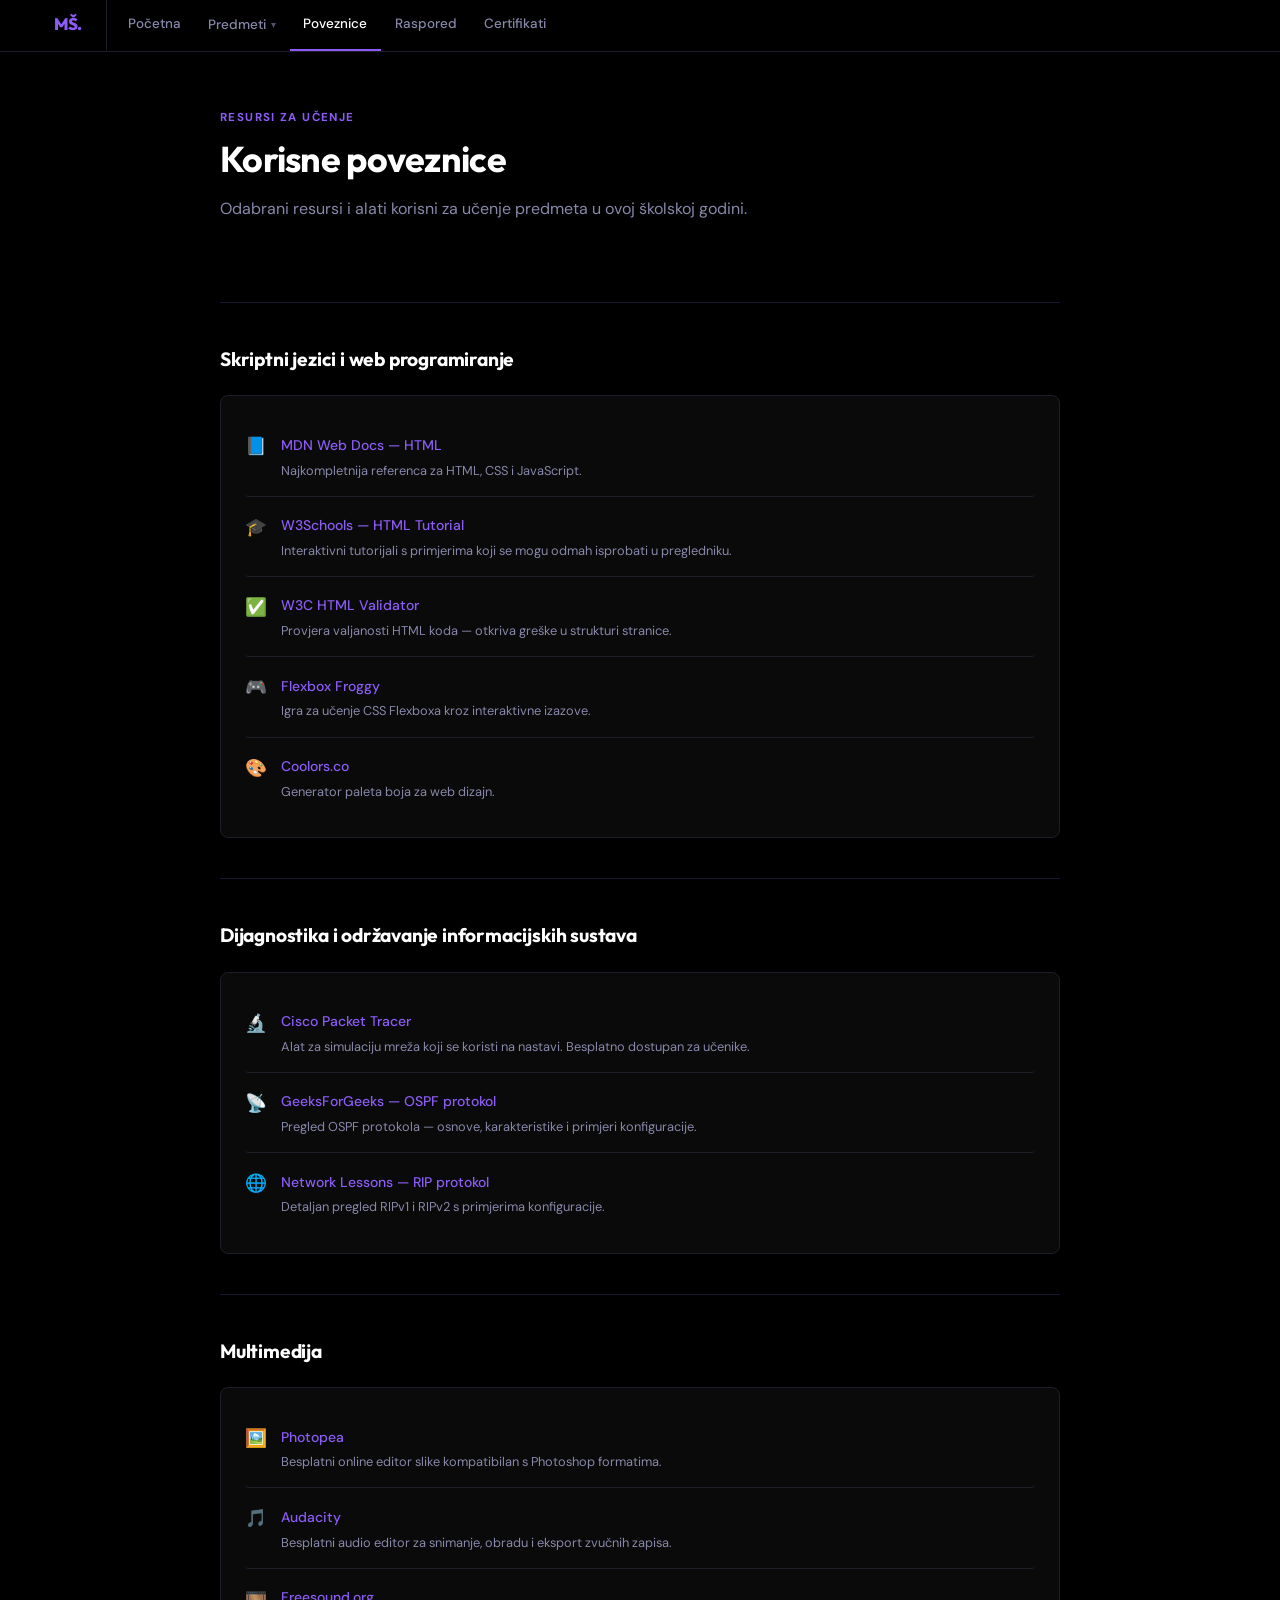
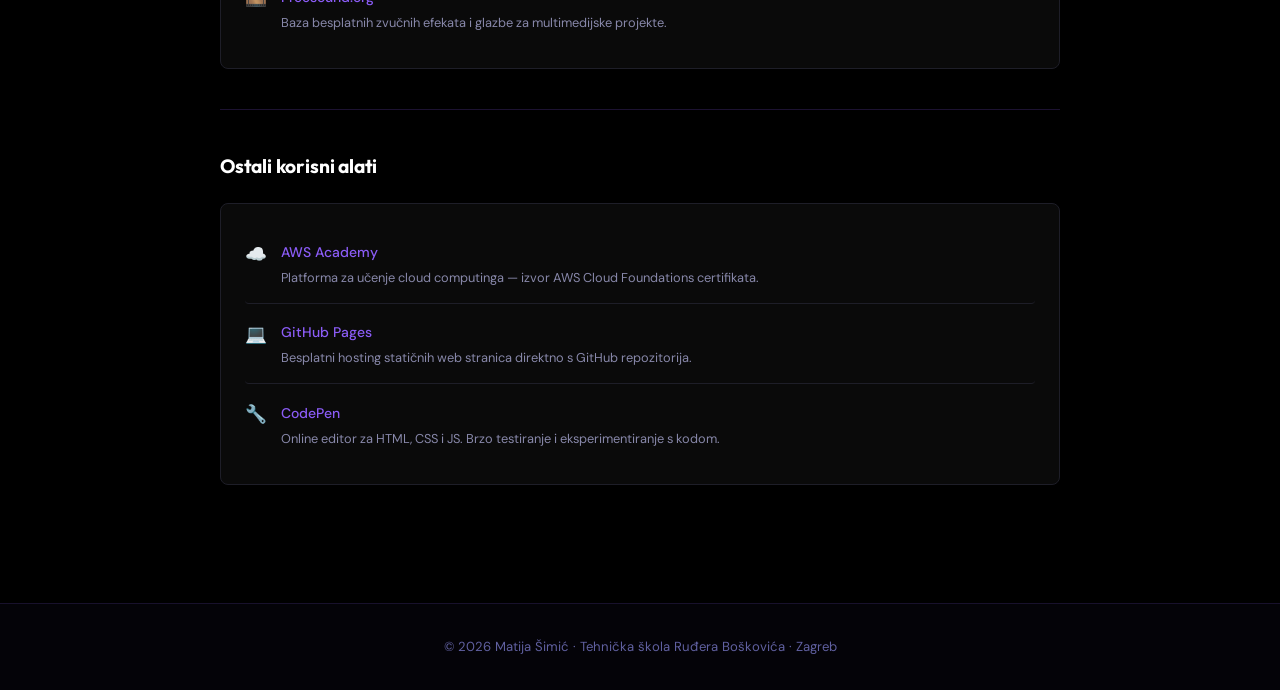
<file: poveznice.html>
<!DOCTYPE html>
<html lang="hr">
<head>
  <meta charset="UTF-8">
  <meta name="viewport" content="width=device-width, initial-scale=1.0">
  <meta name="author" content="Matija Šimić">
  <meta name="description" content="Korisne poveznice za SJWP, MM, DiOIS i opće alate. Matija Šimić, TSRB Zagreb.">
  <meta property="og:title" content="Poveznice · Šimić Matija">
  <meta property="og:description" content="Korisne poveznice za SJWP, MM, DiOIS i opće alate. Matija Šimić, TSRB Zagreb.">
  <meta property="og:type" content="website">
  <link rel="icon" type="image/svg+xml" href="assets/favicon.svg">
  <title>Poveznice · Šimić Matija</title>
  <link rel="stylesheet" href="assets/style.css">
</head>
<body>
<nav>
  <a href="index.html" class="nav-logo">MŠ.</a>
  <a href="index.html">Početna</a>
  <div class="nav-group">
    <button class="nav-trigger">Predmeti <span class="nav-trigger-arrow">▾</span></button>
    <div class="nav-dropdown">
      <a href="sjwp.html">SJWP</a>
      <a href="multimedija.html">MM</a>
      <a href="dijagnostika.html">DIOIS</a>
    </div>
  </div>
  <a href="poveznice.html" class="active">Poveznice</a>
  <a href="raspored.html">Raspored</a>
  <a href="certifikati.html">Certifikati</a>
</nav>

<div class="hero">
  <div class="label">Resursi za učenje</div>
  <h1>Korisne poveznice</h1>
  <p>Odabrani resursi i alati korisni za učenje predmeta u ovoj školskoj godini.</p>
</div>

<div class="container" style="padding-top:0;">
  <hr>
  <h2>Skriptni jezici i web programiranje</h2>
  <div class="card">
    <div class="link-item">
      <span class="link-icon">📘</span>
      <div><a href="https://developer.mozilla.org/en-US/docs/Web/HTML" target="_blank" rel="noopener">MDN Web Docs — HTML</a>
      <p>Najkompletnija referenca za HTML, CSS i JavaScript.</p></div>
    </div>
    <div class="link-item">
      <span class="link-icon">🎓</span>
      <div><a href="https://www.w3schools.com/html/" target="_blank" rel="noopener">W3Schools — HTML Tutorial</a>
      <p>Interaktivni tutorijali s primjerima koji se mogu odmah isprobati u pregledniku.</p></div>
    </div>
    <div class="link-item">
      <span class="link-icon">✅</span>
      <div><a href="https://validator.w3.org/" target="_blank" rel="noopener">W3C HTML Validator</a>
      <p>Provjera valjanosti HTML koda — otkriva greške u strukturi stranice.</p></div>
    </div>
    <div class="link-item">
      <span class="link-icon">🎮</span>
      <div><a href="https://flexboxfroggy.com/" target="_blank" rel="noopener">Flexbox Froggy</a>
      <p>Igra za učenje CSS Flexboxa kroz interaktivne izazove.</p></div>
    </div>
    <div class="link-item">
      <span class="link-icon">🎨</span>
      <div><a href="https://coolors.co/" target="_blank" rel="noopener">Coolors.co</a>
      <p>Generator paleta boja za web dizajn.</p></div>
    </div>
  </div>

  <hr>
  <h2>Dijagnostika i održavanje informacijskih sustava</h2>
  <div class="card">
    <div class="link-item">
      <span class="link-icon">🔬</span>
      <div><a href="https://www.netacad.com/courses/packet-tracer" target="_blank" rel="noopener">Cisco Packet Tracer</a>
      <p>Alat za simulaciju mreža koji se koristi na nastavi. Besplatno dostupan za učenike.</p></div>
    </div>
    <div class="link-item">
      <span class="link-icon">📡</span>
      <div><a href="https://www.geeksforgeeks.org/open-shortest-path-first-ospf-protocol-fundamentals/" target="_blank" rel="noopener">GeeksForGeeks — OSPF protokol</a>
      <p>Pregled OSPF protokola — osnove, karakteristike i primjeri konfiguracije.</p></div>
    </div>
    <div class="link-item">
      <span class="link-icon">🌐</span>
      <div><a href="https://www.networklessons.com/rip" target="_blank" rel="noopener">Network Lessons — RIP protokol</a>
      <p>Detaljan pregled RIPv1 i RIPv2 s primjerima konfiguracije.</p></div>
    </div>
  </div>

  <hr>
  <h2>Multimedija</h2>
  <div class="card">
    <div class="link-item">
      <span class="link-icon">🖼️</span>
      <div><a href="https://www.photopea.com/" target="_blank" rel="noopener">Photopea</a>
      <p>Besplatni online editor slike kompatibilan s Photoshop formatima.</p></div>
    </div>
    <div class="link-item">
      <span class="link-icon">🎵</span>
      <div><a href="https://www.audacityteam.org/" target="_blank" rel="noopener">Audacity</a>
      <p>Besplatni audio editor za snimanje, obradu i eksport zvučnih zapisa.</p></div>
    </div>
    <div class="link-item">
      <span class="link-icon">🎞️</span>
      <div><a href="https://freesound.org/" target="_blank" rel="noopener">Freesound.org</a>
      <p>Baza besplatnih zvučnih efekata i glazbe za multimedijske projekte.</p></div>
    </div>
  </div>

  <hr>
  <h2>Ostali korisni alati</h2>
  <div class="card">
    <div class="link-item">
      <span class="link-icon">☁️</span>
      <div><a href="https://aws.amazon.com/training/awsacademy/" target="_blank" rel="noopener">AWS Academy</a>
      <p>Platforma za učenje cloud computinga — izvor AWS Cloud Foundations certifikata.</p></div>
    </div>
    <div class="link-item">
      <span class="link-icon">💻</span>
      <div><a href="https://pages.github.com/" target="_blank" rel="noopener">GitHub Pages</a>
      <p>Besplatni hosting statičnih web stranica direktno s GitHub repozitorija.</p></div>
    </div>
    <div class="link-item">
      <span class="link-icon">🔧</span>
      <div><a href="https://codepen.io/" target="_blank" rel="noopener">CodePen</a>
      <p>Online editor za HTML, CSS i JS. Brzo testiranje i eksperimentiranje s kodom.</p></div>
    </div>
  </div>

</div>
<footer>© 2026 Matija Šimić · Tehnička škola Ruđera Boškovića · Zagreb</footer>
<script src="assets/hover.js"></script>
</body>
</html>
</file>
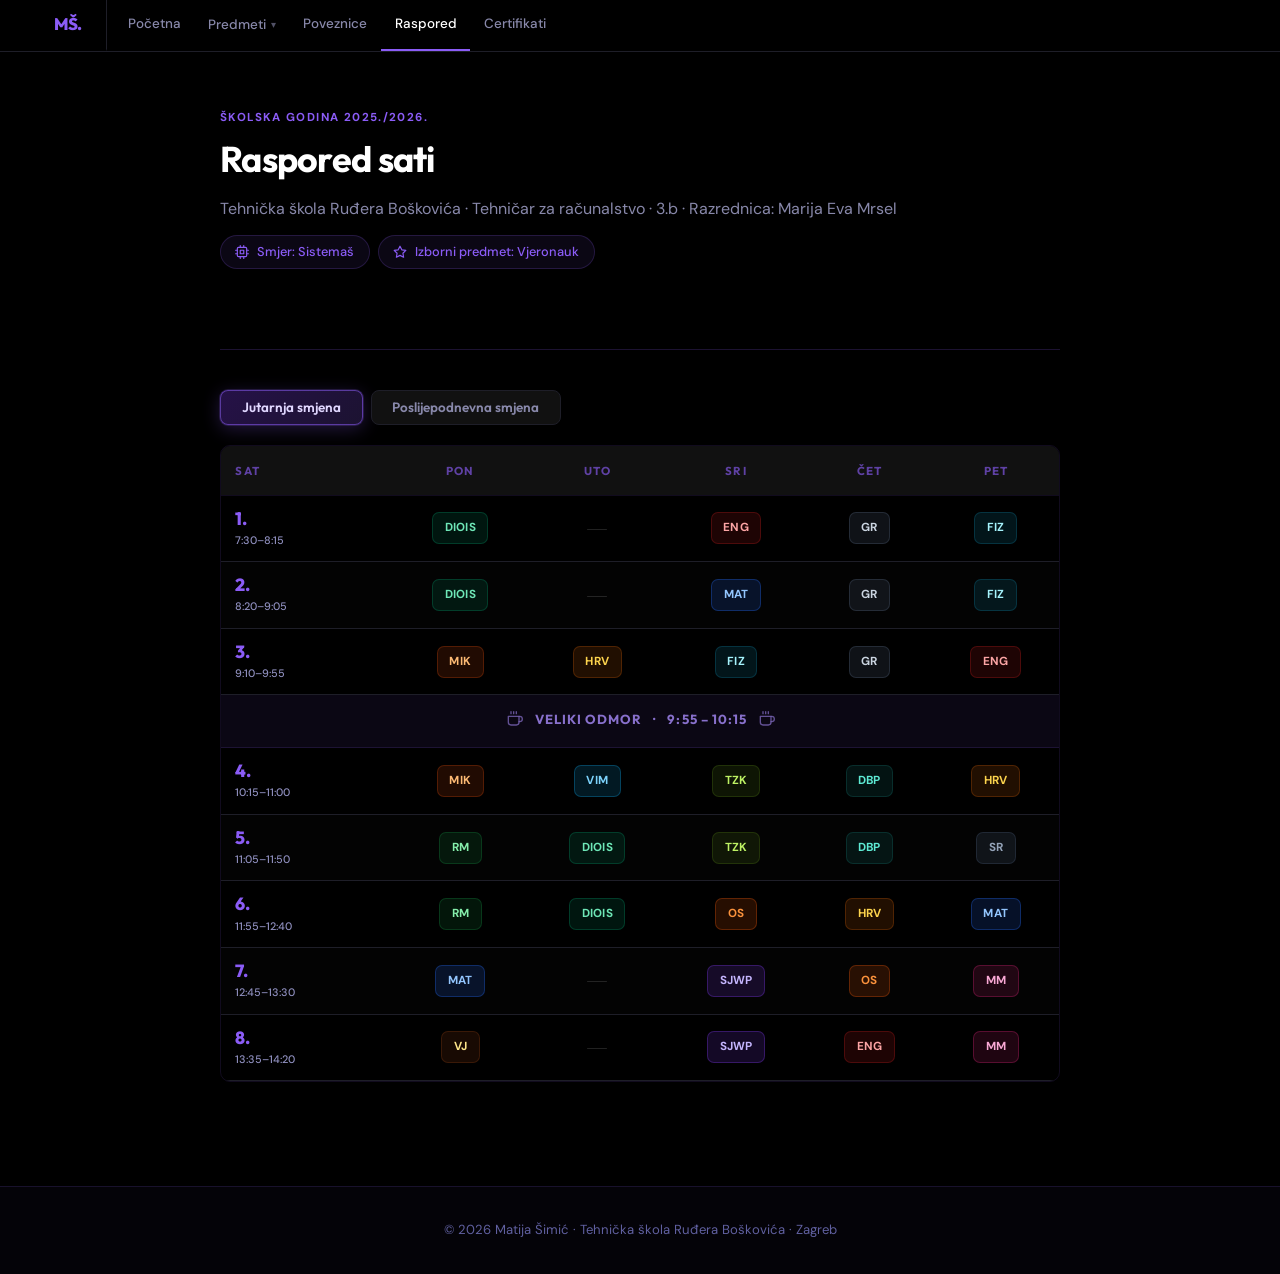
<file: raspored.html>
<!DOCTYPE html>
<html lang="hr">
<head>
  <meta charset="UTF-8">
  <meta name="viewport" content="width=device-width, initial-scale=1.0">
  <meta name="author" content="Matija Šimić">
  <meta name="description" content="Raspored sati — TSRB 3.b, smjer Sistemaš. Matija Šimić.">
  <meta property="og:title" content="Raspored · Šimić Matija">
  <meta property="og:description" content="Raspored sati — TSRB 3.b, smjer Sistemaš. Matija Šimić.">
  <meta property="og:type" content="website">
  <link rel="icon" type="image/svg+xml" href="assets/favicon.svg">
  <title>Raspored · Šimić Matija</title>
  <link rel="stylesheet" href="assets/style.css">
  <style>

    /* ── TABLE WRAPPER ── */
    .tt-wrap { overflow-x: auto; border-radius: 10px; border: 1px solid rgba(139,92,246,0.12); }

    .tt-table { width:100%; border-collapse:collapse; }

    /* HEADER */
    .tt-table thead tr {
      background: rgba(139,92,246,0.06);
    }
    .tt-table th {
      color: rgba(139,92,246,0.65);
      font-family:'Outfit',sans-serif; font-size:0.72rem; font-weight:700;
      text-transform:uppercase; letter-spacing:0.1em;
      padding:0.9rem 0.6rem; text-align:center;
      border-bottom: 1px solid rgba(139,92,246,0.12);
    }
    .tt-table th:first-child { text-align:left; padding-left:0.9rem; min-width:88px; }

    /* ROWS */
    .tt-table tbody tr {
      border-bottom: 1px solid rgba(255,255,255,0.035);
      transition: background 0.15s;
    }
    .tt-table tbody tr:nth-child(even):not(.break-row) {
      background: rgba(255,255,255,0.012);
    }
    .tt-table tbody tr:hover:not(.break-row) {
      background: rgba(139,92,246,0.07);
    }
    .tt-table tbody tr:hover:not(.break-row) .sat-num { color: #c4b5fd; }

    .tt-table td {
      padding: 0.75rem 0.45rem; text-align:center; vertical-align:middle;
    }
    .tt-table td:first-child { text-align:left; padding-left:0.9rem; }

    /* SAT CELL */
    .sat-num {
      font-family:'Outfit',sans-serif; font-size:1.1rem; font-weight:800;
      color:var(--accent); display:block; line-height:1.2; transition:color 0.15s;
    }
    .sat-time {
      font-size:0.68rem; color:#9090c0; font-weight:500;
      display:block; margin-top:2px; white-space:nowrap;
    }

    /* PILLS — premium info chips with SVG icons */
    .pill {
      display: inline-flex; align-items: center; gap: 0.28rem;
      border-radius: 7px; padding: 0.32rem 0.72rem;
      font-size: 0.73rem; font-weight: 700; white-space: nowrap;
      border: 1px solid transparent;
      transition: opacity 0.15s, transform 0.15s, box-shadow 0.15s;
      cursor: default; letter-spacing: 0.02em;
    }
    .pill:hover { opacity: 0.85; transform: scale(1.06); box-shadow: 0 2px 10px rgba(0,0,0,0.3); }
    .pill svg { width: 11px; height: 11px; flex-shrink: 0; opacity: 0.85; }

    /* SUBJECT COLORS — muted dark chips */
    .p-sjwp { background:rgba(124,58,237,0.16);  color:#c4b5fd; border-color:rgba(124,58,237,0.32); }
    .p-mm   { background:rgba(219,39,119,0.14);  color:#f9a8d4; border-color:rgba(219,39,119,0.3); }
    .p-dois { background:rgba(5,150,105,0.15);   color:#6ee7b7; border-color:rgba(5,150,105,0.3); }
    .p-mat  { background:rgba(37,99,235,0.17);   color:#93c5fd; border-color:rgba(37,99,235,0.32); }
    .p-hrv  { background:rgba(180,83,9,0.18);    color:#fcd34d; border-color:rgba(180,83,9,0.32); }
    .p-eng  { background:rgba(185,28,28,0.16);   color:#fca5a5; border-color:rgba(185,28,28,0.3); }
    .p-fiz  { background:rgba(14,116,144,0.18);  color:#a5f3fc; border-color:rgba(14,116,144,0.32); }
    .p-tzk  { background:rgba(63,98,18,0.22);    color:#bef264; border-color:rgba(63,98,18,0.38); }
    .p-gr   { background:rgba(71,85,105,0.22);   color:#cbd5e1; border-color:rgba(71,85,105,0.38); }
    .p-os   { background:rgba(234,88,12,0.16);   color:#fb923c; border-color:rgba(234,88,12,0.3); }
    .p-mik  { background:rgba(194,65,12,0.17);   color:#fdba74; border-color:rgba(194,65,12,0.32); }
    .p-dbp  { background:rgba(17,94,89,0.2);     color:#5eead4; border-color:rgba(17,94,89,0.36); }
    .p-rm   { background:rgba(21,128,61,0.17);   color:#86efac; border-color:rgba(21,128,61,0.32); }
    .p-vj   { background:rgba(120,53,15,0.2);    color:#fde68a; border-color:rgba(120,53,15,0.36); }
    .p-sr   { background:rgba(51,65,85,0.28);    color:#94a3b8; border-color:rgba(51,65,85,0.45); }
    .p-vim  { background:rgba(14,165,233,0.15);  color:#7dd3fc; border-color:rgba(14,165,233,0.3); }

    /* BREAK ROW */
    .break-row { border-bottom: none !important; }
    .break-row td {
      background: rgba(139,92,246,0.08);
      border-top: 1px solid rgba(139,92,246,0.14);
      border-bottom: 1px solid rgba(139,92,246,0.14);
      text-align: center !important;
      padding: 0.8rem;
    }
    .break-inner {
      display: inline-flex; align-items: center; gap: 0.75rem;
      color: rgba(167,139,250,0.8);
      font-family: 'Outfit', sans-serif; font-size: 0.82rem; font-weight: 700;
      letter-spacing: 0.08em;
    }
    .break-inner svg { opacity: 0.7; }
    .break-row:hover td { background: rgba(139,92,246,0.13) !important; }

    .empty {
      color: transparent;
    }
    .empty::after {
      content: '';
      display: inline-block;
      width: 20px; height: 1px;
      background: rgba(255,255,255,0.13);
      border-radius: 1px;
      vertical-align: middle;
    }

    /* TABS */
    .tt-tabs { display:flex; gap:0.5rem; margin-bottom:1.25rem; }
    .tt-tab {
      background: var(--bg3); border: 1px solid var(--border); color: var(--muted);
      font-family: 'Outfit', sans-serif; font-weight: 600; font-size: 0.84rem;
      padding: 0.55rem 1.3rem; border-radius: var(--radius); cursor: pointer;
      transition: all 0.2s; position: relative; overflow: hidden;
    }
    .tt-tab:hover {
      color: var(--text); border-color: rgba(139,92,246,0.45);
      transform: translateY(-1px);
      box-shadow: 0 0 8px rgba(139,92,246,0.2);
    }
    .tt-tab.active {
      background: linear-gradient(135deg, rgba(124,58,237,0.3), rgba(139,92,246,0.2));
      border-color: rgba(139,92,246,0.55); color: #e0d7ff;
      box-shadow: 0 0 0 1px rgba(139,92,246,0.2), 0 4px 18px rgba(139,92,246,0.25);
    }


  </style>
</head>
<body>
<nav>
  <a href="index.html" class="nav-logo">MŠ.</a>
  <a href="index.html">Početna</a>
  <div class="nav-group">
    <button class="nav-trigger">Predmeti <span class="nav-trigger-arrow">▾</span></button>
    <div class="nav-dropdown">
      <a href="sjwp.html">SJWP</a>
      <a href="multimedija.html">MM</a>
      <a href="dijagnostika.html">DIOIS</a>
    </div>
  </div>
  <a href="poveznice.html">Poveznice</a>
  <a href="raspored.html" class="active">Raspored</a>
  <a href="certifikati.html">Certifikati</a>
</nav>

<div class="hero">
  <div class="label">Školska godina 2025./2026.</div>
  <h1>Raspored sati</h1>
  <p>Tehnička škola Ruđera Boškovića · Tehničar za računalstvo · 3.b · Razrednica: Marija Eva Mrsel</p>
  <div style="margin-top:0.85rem; display:flex; flex-wrap:wrap; gap:0.5rem; align-items:center;">
    <span class="smjer-note">
      <svg width="14" height="14" viewBox="0 0 24 24" fill="none" stroke="currentColor" stroke-width="2" stroke-linecap="round" stroke-linejoin="round"><rect x="4" y="4" width="16" height="16" rx="2"/><rect x="9" y="9" width="6" height="6"/><path d="M9 1v3M15 1v3M9 20v3M15 20v3M1 9h3M1 15h3M20 9h3M20 15h3"/></svg>
      Smjer: Sistemaš
    </span>
    <span class="smjer-note">
      <svg width="14" height="14" viewBox="0 0 24 24" fill="none" stroke="currentColor" stroke-width="2" stroke-linecap="round" stroke-linejoin="round"><path d="M12 2l3.09 6.26L22 9.27l-5 4.87 1.18 6.88L12 17.77l-6.18 3.25L7 14.14 2 9.27l6.91-1.01L12 2z"/></svg>
      Izborni predmet: Vjeronauk
    </span>
  </div>
</div>

<div class="container" style="padding-top:0;">
  <hr>

  <div class="tt-tabs">
    <button class="tt-tab active" onclick="showTab('jutro',this)">Jutarnja smjena</button>
    <button class="tt-tab" onclick="showTab('popodne',this)">Poslijepodnevna smjena</button>
  </div>


  <!-- JUTARNJA -->
  <div id="jutro" class="tab-content show">
    <div class="tt-wrap">
      <table class="tt-table">
        <thead>
          <tr><th>Sat</th><th>PON</th><th>UTO</th><th>SRI</th><th>ČET</th><th>PET</th></tr>
        </thead>
        <tbody>
          <tr>
            <td><span class="sat-num">1.</span><span class="sat-time">7:30–8:15</span></td>
            <td><span class="pill p-dois">DIOIS</span></td>
            <td class="empty"></td>
            <td><span class="pill p-eng">ENG</span></td>
            <td><span class="pill p-gr">GR</span></td>
            <td><span class="pill p-fiz">FIZ</span></td>
          </tr>
          <tr>
            <td><span class="sat-num">2.</span><span class="sat-time">8:20–9:05</span></td>
            <td><span class="pill p-dois">DIOIS</span></td>
            <td class="empty"></td>
            <td><span class="pill p-mat">MAT</span></td>
            <td><span class="pill p-gr">GR</span></td>
            <td><span class="pill p-fiz">FIZ</span></td>
          </tr>
          <tr>
            <td><span class="sat-num">3.</span><span class="sat-time">9:10–9:55</span></td>
            <td><span class="pill p-mik">MIK</span></td>
            <td><span class="pill p-hrv">HRV</span></td>
            <td><span class="pill p-fiz">FIZ</span></td>
            <td><span class="pill p-gr">GR</span></td>
            <td><span class="pill p-eng">ENG</span></td>
          </tr>
          <tr class="break-row">
            <td colspan="6">
              <div class="break-inner">
                <svg width="16" height="16" viewBox="0 0 24 24" fill="none" stroke="currentColor" stroke-width="2" stroke-linecap="round" stroke-linejoin="round"><path d="M18 8h1a4 4 0 010 8h-1"/><path d="M2 8h16v9a4 4 0 01-4 4H6a4 4 0 01-4-4V8z"/><line x1="6" y1="1" x2="6" y2="4"/><line x1="10" y1="1" x2="10" y2="4"/><line x1="14" y1="1" x2="14" y2="4"/></svg>
                VELIKI ODMOR &ensp;·&ensp; 9:55 – 10:15
                <svg width="16" height="16" viewBox="0 0 24 24" fill="none" stroke="currentColor" stroke-width="2" stroke-linecap="round" stroke-linejoin="round"><path d="M18 8h1a4 4 0 010 8h-1"/><path d="M2 8h16v9a4 4 0 01-4 4H6a4 4 0 01-4-4V8z"/><line x1="6" y1="1" x2="6" y2="4"/><line x1="10" y1="1" x2="10" y2="4"/><line x1="14" y1="1" x2="14" y2="4"/></svg>
              </div>
            </td>
          </tr>
          <tr>
            <td><span class="sat-num">4.</span><span class="sat-time">10:15–11:00</span></td>
            <td><span class="pill p-mik">MIK</span></td>
            <td><span class="pill p-vim">VIM</span></td>
            <td><span class="pill p-tzk">TZK</span></td>
            <td><span class="pill p-dbp">DBP</span></td>
            <td><span class="pill p-hrv">HRV</span></td>
          </tr>
          <tr>
            <td><span class="sat-num">5.</span><span class="sat-time">11:05–11:50</span></td>
            <td><span class="pill p-rm">RM</span></td>
            <td><span class="pill p-dois">DIOIS</span></td>
            <td><span class="pill p-tzk">TZK</span></td>
            <td><span class="pill p-dbp">DBP</span></td>
            <td><span class="pill p-sr">SR</span></td>
          </tr>
          <tr>
            <td><span class="sat-num">6.</span><span class="sat-time">11:55–12:40</span></td>
            <td><span class="pill p-rm">RM</span></td>
            <td><span class="pill p-dois">DIOIS</span></td>
            <td><span class="pill p-os">OS</span></td>
            <td><span class="pill p-hrv">HRV</span></td>
            <td><span class="pill p-mat">MAT</span></td>
          </tr>
          <tr>
            <td><span class="sat-num">7.</span><span class="sat-time">12:45–13:30</span></td>
            <td><span class="pill p-mat">MAT</span></td>
            <td class="empty"></td>
            <td><span class="pill p-sjwp">SJWP</span></td>
            <td><span class="pill p-os">OS</span></td>
            <td><span class="pill p-mm">MM</span></td>
          </tr>
          <tr>
            <td><span class="sat-num">8.</span><span class="sat-time">13:35–14:20</span></td>
            <td><span class="pill p-vj">VJ</span></td>
            <td class="empty"></td>
            <td><span class="pill p-sjwp">SJWP</span></td>
            <td><span class="pill p-eng">ENG</span></td>
            <td><span class="pill p-mm">MM</span></td>
          </tr>
        </tbody>
      </table>
    </div>
  </div>

  <!-- POSLIJEPODNEVNA -->
  <div id="popodne" class="tab-content">
    <div class="tt-wrap">
      <table class="tt-table">
        <thead>
          <tr><th>Sat</th><th>PON</th><th>UTO</th><th>SRI</th><th>ČET</th><th>PET</th></tr>
        </thead>
        <tbody>
          <tr>
            <td><span class="sat-num">0.</span><span class="sat-time">12:45–13:30</span></td>
            <td class="empty"></td><td class="empty"></td>
            <td><span class="pill p-rm">RM</span></td>
            <td><span class="pill p-mat">MAT</span></td>
            <td><span class="pill p-dois">DIOIS</span></td>
          </tr>
          <tr>
            <td><span class="sat-num">1.</span><span class="sat-time">13:35–14:20</span></td>
            <td class="empty"></td><td class="empty"></td>
            <td><span class="pill p-fiz">FIZ</span></td>
            <td><span class="pill p-eng">ENG</span></td>
            <td><span class="pill p-dois">DIOIS</span></td>
          </tr>
          <tr>
            <td><span class="sat-num">2.</span><span class="sat-time">14:25–15:10</span></td>
            <td><span class="pill p-sjwp">SJWP</span></td>
            <td><span class="pill p-hrv">HRV</span></td>
            <td><span class="pill p-mat">MAT</span></td>
            <td><span class="pill p-os">OS</span></td>
            <td><span class="pill p-vj">VJ</span></td>
          </tr>
          <tr>
            <td><span class="sat-num">3.</span><span class="sat-time">15:15–16:00</span></td>
            <td><span class="pill p-sjwp">SJWP</span></td>
            <td><span class="pill p-mm">MM</span></td>
            <td><span class="pill p-mm">MM</span></td>
            <td><span class="pill p-os">OS</span></td>
            <td><span class="pill p-tzk">TZK</span></td>
          </tr>
          <tr class="break-row">
            <td colspan="6">
              <div class="break-inner">
                <svg width="16" height="16" viewBox="0 0 24 24" fill="none" stroke="currentColor" stroke-width="2" stroke-linecap="round" stroke-linejoin="round"><path d="M18 8h1a4 4 0 010 8h-1"/><path d="M2 8h16v9a4 4 0 01-4 4H6a4 4 0 01-4-4V8z"/><line x1="6" y1="1" x2="6" y2="4"/><line x1="10" y1="1" x2="10" y2="4"/><line x1="14" y1="1" x2="14" y2="4"/></svg>
                VELIKI ODMOR &ensp;·&ensp; 16:00 – 16:20
                <svg width="16" height="16" viewBox="0 0 24 24" fill="none" stroke="currentColor" stroke-width="2" stroke-linecap="round" stroke-linejoin="round"><path d="M18 8h1a4 4 0 010 8h-1"/><path d="M2 8h16v9a4 4 0 01-4 4H6a4 4 0 01-4-4V8z"/><line x1="6" y1="1" x2="6" y2="4"/><line x1="10" y1="1" x2="10" y2="4"/><line x1="14" y1="1" x2="14" y2="4"/></svg>
              </div>
            </td>
          </tr>
          <tr>
            <td><span class="sat-num">4.</span><span class="sat-time">16:20–17:05</span></td>
            <td><span class="pill p-fiz">FIZ</span></td>
            <td><span class="pill p-dbp">DBP</span></td>
            <td><span class="pill p-vim">VIM</span></td>
            <td><span class="pill p-hrv">HRV</span></td>
            <td><span class="pill p-tzk">TZK</span></td>
          </tr>
          <tr>
            <td><span class="sat-num">5.</span><span class="sat-time">17:10–17:55</span></td>
            <td><span class="pill p-mat">MAT</span></td>
            <td><span class="pill p-dbp">DBP</span></td>
            <td><span class="pill p-hrv">HRV</span></td>
            <td><span class="pill p-sr">SR</span></td>
            <td><span class="pill p-gr">GR</span></td>
          </tr>
          <tr>
            <td><span class="sat-num">6.</span><span class="sat-time">18:00–18:45</span></td>
            <td><span class="pill p-gr">GR</span></td>
            <td><span class="pill p-mik">MIK</span></td>
            <td><span class="pill p-gr">GR</span></td>
            <td><span class="pill p-mik">MIK</span></td>
            <td><span class="pill p-rm">RM</span></td>
          </tr>
          <tr>
            <td><span class="sat-num">7.</span><span class="sat-time">18:50–19:35</span></td>
            <td><span class="pill p-eng">ENG</span></td>
            <td class="empty"></td>
            <td><span class="pill p-eng">ENG</span></td>
            <td class="empty"></td><td class="empty"></td>
          </tr>
        </tbody>
      </table>
    </div>
  </div>

</div>

<footer>© 2026 Matija Šimić · Tehnička škola Ruđera Boškovića · Zagreb</footer>

<script>
function showTab(id, btn) {
  document.querySelectorAll('.tab-content').forEach(el => el.classList.remove('show'));
  document.querySelectorAll('.tt-tab').forEach(el => el.classList.remove('active'));
  document.getElementById(id).classList.add('show');
  btn.classList.add('active');
  clearHighlight();
}

let activeSubject = null;

function clearHighlight() {
  document.querySelectorAll('.pill').forEach(p => {
    p.classList.remove('pill-active', 'pill-dimmed');
  });
  activeSubject = null;
}

function initPills() {
  document.querySelectorAll('.pill').forEach(pill => {
    pill.style.cursor = 'pointer';
    pill.addEventListener('click', e => {
      e.stopPropagation();
      const cls = Array.from(pill.classList).find(c => c.startsWith('p-'));
      if (!cls) return;
      if (activeSubject === cls) { clearHighlight(); return; }
      activeSubject = cls;
      document.querySelectorAll('.pill').forEach(p => {
        if (p.classList.contains(cls)) {
          p.classList.add('pill-active');
          p.classList.remove('pill-dimmed');
        } else {
          p.classList.add('pill-dimmed');
          p.classList.remove('pill-active');
        }
      });
      spawnSparkle(pill);
    });
  });
  document.addEventListener('click', e => {
    if (!e.target.closest('.pill')) clearHighlight();
  });
}

function spawnSparkle(el) {
  const r = el.getBoundingClientRect();
  const cx = r.left + r.width  / 2 + window.scrollX;
  const cy = r.top  + r.height / 2 + window.scrollY;
  const s = document.createElement('div');
  s.className = 'pill-spark';
  s.style.left = cx + 'px';
  s.style.top  = cy + 'px';
  document.body.appendChild(s);
  setTimeout(() => s.remove(), 700);
}

document.addEventListener('DOMContentLoaded', initPills);
</script>
<style>
  .pill { transition: opacity 0.2s, transform 0.2s, box-shadow 0.2s, filter 0.2s; }
  .pill-active {
    transform: scale(1.14) !important;
    filter: brightness(1.35) !important;
    box-shadow: 0 0 0 2px rgba(255,255,255,0.3), 0 0 16px rgba(139,92,246,0.55) !important;
    opacity: 1 !important;
    position: relative; z-index: 10;
  }
  .pill-dimmed { opacity: 0.18 !important; filter: saturate(0.15) !important; }
  .pill-spark {
    position: absolute; width: 28px; height: 28px; border-radius: 50%;
    background: radial-gradient(circle, rgba(167,139,250,0.85) 0%, transparent 70%);
    transform: translate(-50%, -50%) scale(0);
    animation: spark-pop 0.55s ease-out forwards;
    pointer-events: none; z-index: 9999;
  }
  @keyframes spark-pop {
    0%   { transform: translate(-50%,-50%) scale(0);   opacity: 1; }
    35%  { transform: translate(-50%,-50%) scale(2.2); opacity: 0.7; }
    100% { transform: translate(-50%,-50%) scale(3.5); opacity: 0; }
  }
</style>
<script src="assets/hover.js"></script>
</body>
</html>
</file>
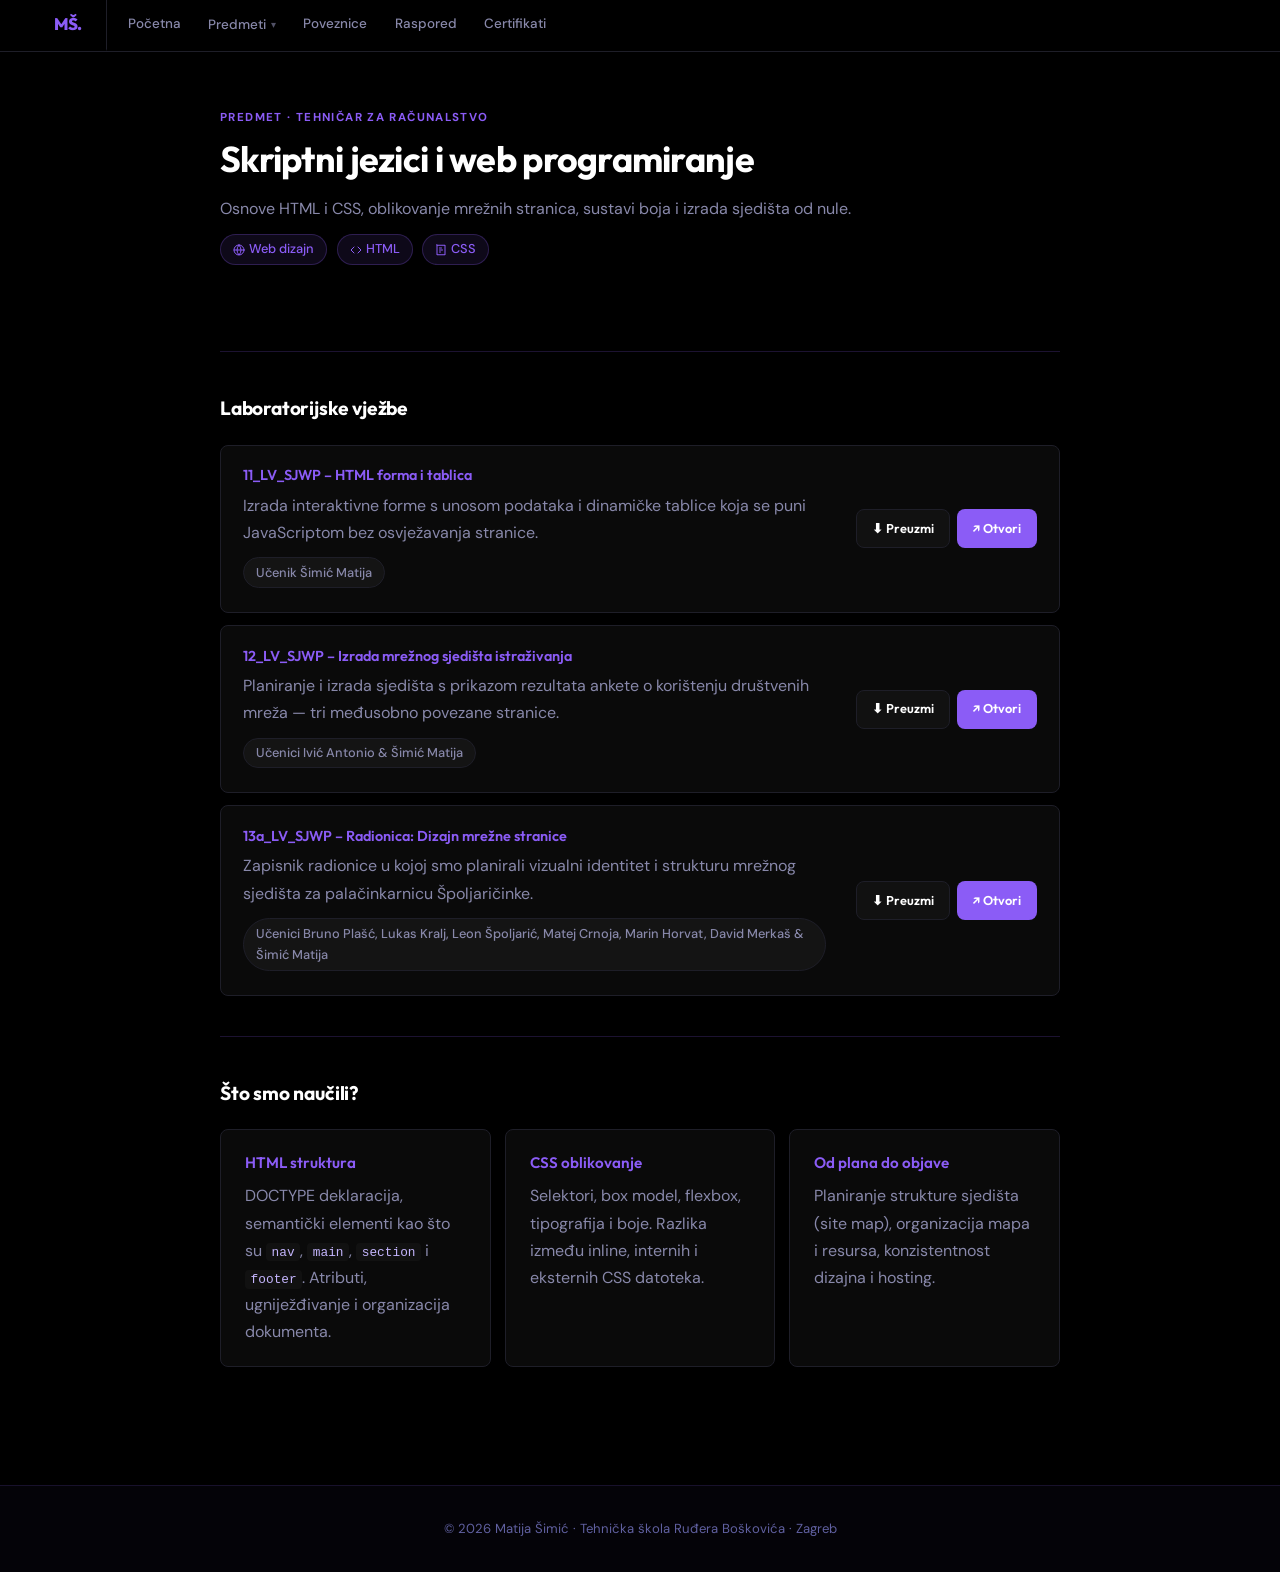
<file: sjwp.html>
<!DOCTYPE html>
<html lang="hr">
<head>
  <meta charset="UTF-8">
  <meta name="viewport" content="width=device-width, initial-scale=1.0">
  <meta name="author" content="Matija Šimić">
  <meta name="description" content="Skriptni jezici i web programiranje — HTML, CSS vježbe i istraživanje. Matija Šimić, TSRB Zagreb.">
  <meta property="og:title" content="SJWP · Šimić Matija">
  <meta property="og:description" content="Skriptni jezici i web programiranje — HTML, CSS vježbe i istraživanje. Matija Šimić, TSRB Zagreb.">
  <meta property="og:type" content="website">
  <link rel="icon" type="image/svg+xml" href="assets/favicon.svg">
  <title>SJWP · Šimić Matija</title>
  <link rel="stylesheet" href="assets/style.css">
</head>
<body>
<nav>
  <a href="index.html" class="nav-logo">MŠ.</a>
  <a href="index.html">Početna</a>
  <div class="nav-group">
    <button class="nav-trigger">Predmeti <span class="nav-trigger-arrow">▾</span></button>
    <div class="nav-dropdown">
      <a href="sjwp.html" class="active">SJWP</a>
      <a href="multimedija.html">MM</a>
      <a href="dijagnostika.html">DIOIS</a>
    </div>
  </div>
  <a href="poveznice.html">Poveznice</a>
  <a href="raspored.html">Raspored</a>
  <a href="certifikati.html">Certifikati</a>
</nav>

<div class="hero">
  <div class="label">Predmet · Tehničar za računalstvo</div>
  <h1>Skriptni jezici i web programiranje</h1>
  <p>Osnove HTML i CSS, oblikovanje mrežnih stranica, sustavi boja i izrada sjedišta od nule.</p>
  <div style="margin-top:0.75rem;">
    <span class="tag"><svg width="12" height="12" viewBox="0 0 24 24" fill="none" stroke="currentColor" stroke-width="2" stroke-linecap="round" stroke-linejoin="round" style="display:inline;vertical-align:middle;margin-right:4px;"><circle cx="12" cy="12" r="10"/><line x1="2" y1="12" x2="22" y2="12"/><path d="M12 2a15.3 15.3 0 014 10 15.3 15.3 0 01-4 10 15.3 15.3 0 01-4-10 15.3 15.3 0 014-10z"/></svg>Web dizajn</span>
    <span class="tag"><svg width="12" height="12" viewBox="0 0 24 24" fill="none" stroke="currentColor" stroke-width="2" stroke-linecap="round" stroke-linejoin="round" style="display:inline;vertical-align:middle;margin-right:4px;"><polyline points="16 18 22 12 16 6"/><polyline points="8 6 2 12 8 18"/></svg>HTML</span>
    <span class="tag"><svg width="12" height="12" viewBox="0 0 24 24" fill="none" stroke="currentColor" stroke-width="2" stroke-linecap="round" stroke-linejoin="round" style="display:inline;vertical-align:middle;margin-right:4px;"><path d="M4 2v20l2-1 2 1 2-1 2 1 2-1 2 1 2-1 2 1V2l-2 1-2-1-2 1-2-1-2 1-2-1-2 1-2-1z"/><path d="M9 12h6M9 8h4M9 16h2"/></svg>CSS</span>
  </div>
</div>

<div class="container" style="padding-top:0;">
  <hr>
  <h2>Laboratorijske vježbe</h2>

  <div class="resource-card">
    <div class="resource-info">
      <h3>11_LV_SJWP – HTML forma i tablica</h3>
      <p>Izrada interaktivne forme s unosom podataka i dinamičke tablice koja se puni JavaScriptom bez osvježavanja stranice.</p>
      <div class="resource-meta">
        <span class="tag tag-gray">Učenik Šimić Matija</span>
      </div>
    </div>
    <div class="resource-btns">
      <a href="assets/files/LV_11_SJWP.docx" download="11_LV_SJWP – HTML forma i tablica.docx" class="btn btn-secondary">⬇ Preuzmi</a>
      <a href="vjezba.html" class="btn btn-primary">↗ Otvori</a>
    </div>
  </div>

  <div class="resource-card">
    <div class="resource-info">
      <h3>12_LV_SJWP – Izrada mrežnog sjedišta istraživanja</h3>
      <p>Planiranje i izrada sjedišta s prikazom rezultata ankete o korištenju društvenih mreža — tri međusobno povezane stranice.</p>
      <div class="resource-meta">
        <span class="tag tag-gray">Učenici Ivić Antonio & Šimić Matija</span>
      </div>
    </div>
    <div class="resource-btns">
      <a href="assets/files/LV_12_SJWP.odt" download="12_LV_SJWP – Izrada mrežnog sjedišta istraživanja.odt" class="btn btn-secondary">⬇ Preuzmi</a>
      <a href="lv12.html" class="btn btn-primary">↗ Otvori</a>
    </div>
  </div>

  <div class="resource-card">
    <div class="resource-info">
      <h3>13a_LV_SJWP – Radionica: Dizajn mrežne stranice</h3>
      <p>Zapisnik radionice u kojoj smo planirali vizualni identitet i strukturu mrežnog sjedišta za palačinkarnicu Špoljaričinke.</p>
      <div class="resource-meta">
        <span class="tag tag-gray">Učenici Bruno Plašć, Lukas Kralj, Leon Špoljarić, Matej Crnoja, Marin Horvat, David Merkaš &amp; Šimić Matija</span>
      </div>
    </div>
    <div class="resource-btns">
      <a href="assets/files/LV_13a_SJWP.docx" download="13a_LV_SJWP – Radionica Dizajn mrežne stranice.docx" class="btn btn-secondary">⬇ Preuzmi</a>
      <a href="lv13a.html" class="btn btn-primary">↗ Otvori</a>
    </div>
  </div>

  <hr>
  <h2>Što smo naučili?</h2>
  <div class="card-grid">
    <div class="card">
      <h3>HTML struktura</h3>
      <p>DOCTYPE deklaracija, semantički elementi kao što su <code>nav</code>, <code>main</code>,
      <code>section</code> i <code>footer</code>. Atributi, ugniježđivanje i organizacija dokumenta.</p>
    </div>
    <div class="card">
      <h3>CSS oblikovanje</h3>
      <p>Selektori, box model, flexbox, tipografija i boje. Razlika između inline, internih i eksternih CSS datoteka.</p>
    </div>
    <div class="card">
      <h3>Od plana do objave</h3>
      <p>Planiranje strukture sjedišta (site map), organizacija mapa i resursa, konzistentnost dizajna i hosting.</p>
    </div>
  </div>

</div>
<footer>© 2026 Matija Šimić · Tehnička škola Ruđera Boškovića · Zagreb</footer>
<script src="assets/hover.js"></script>
</body>
</html>
</file>
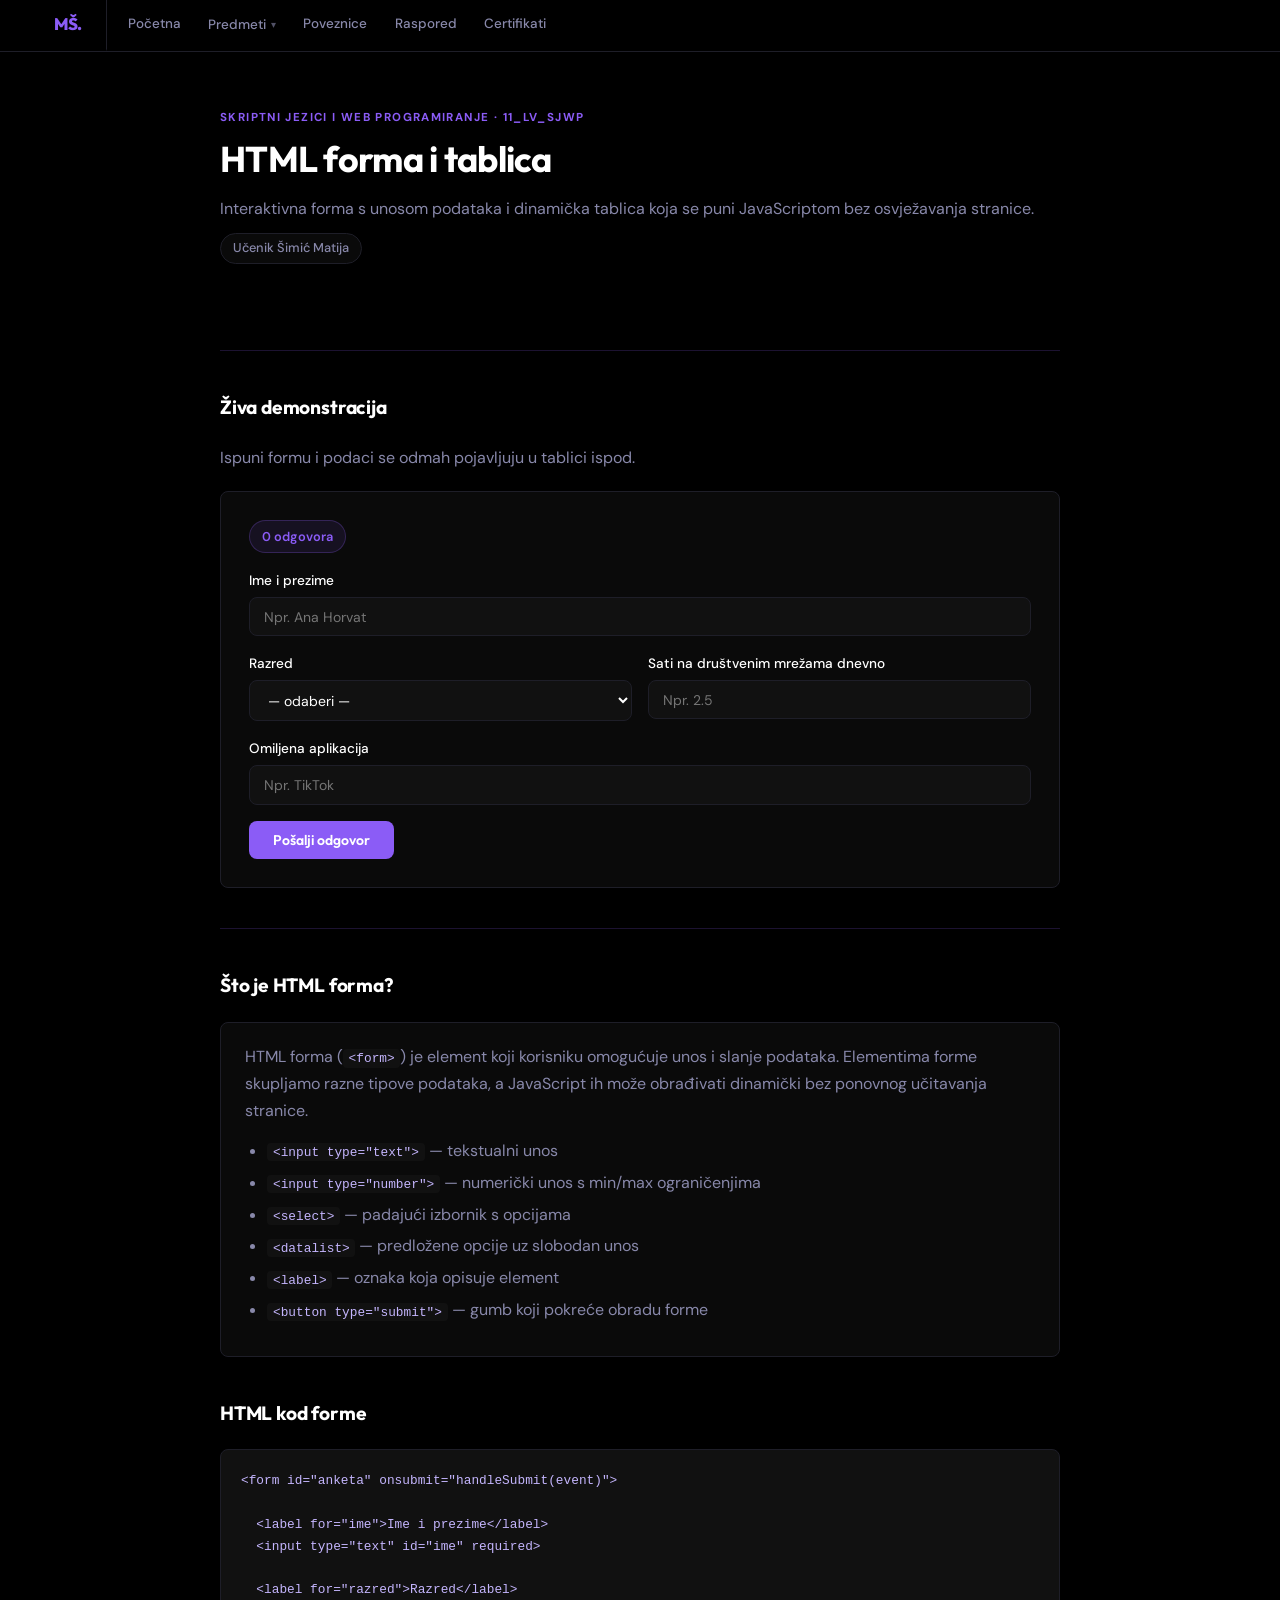
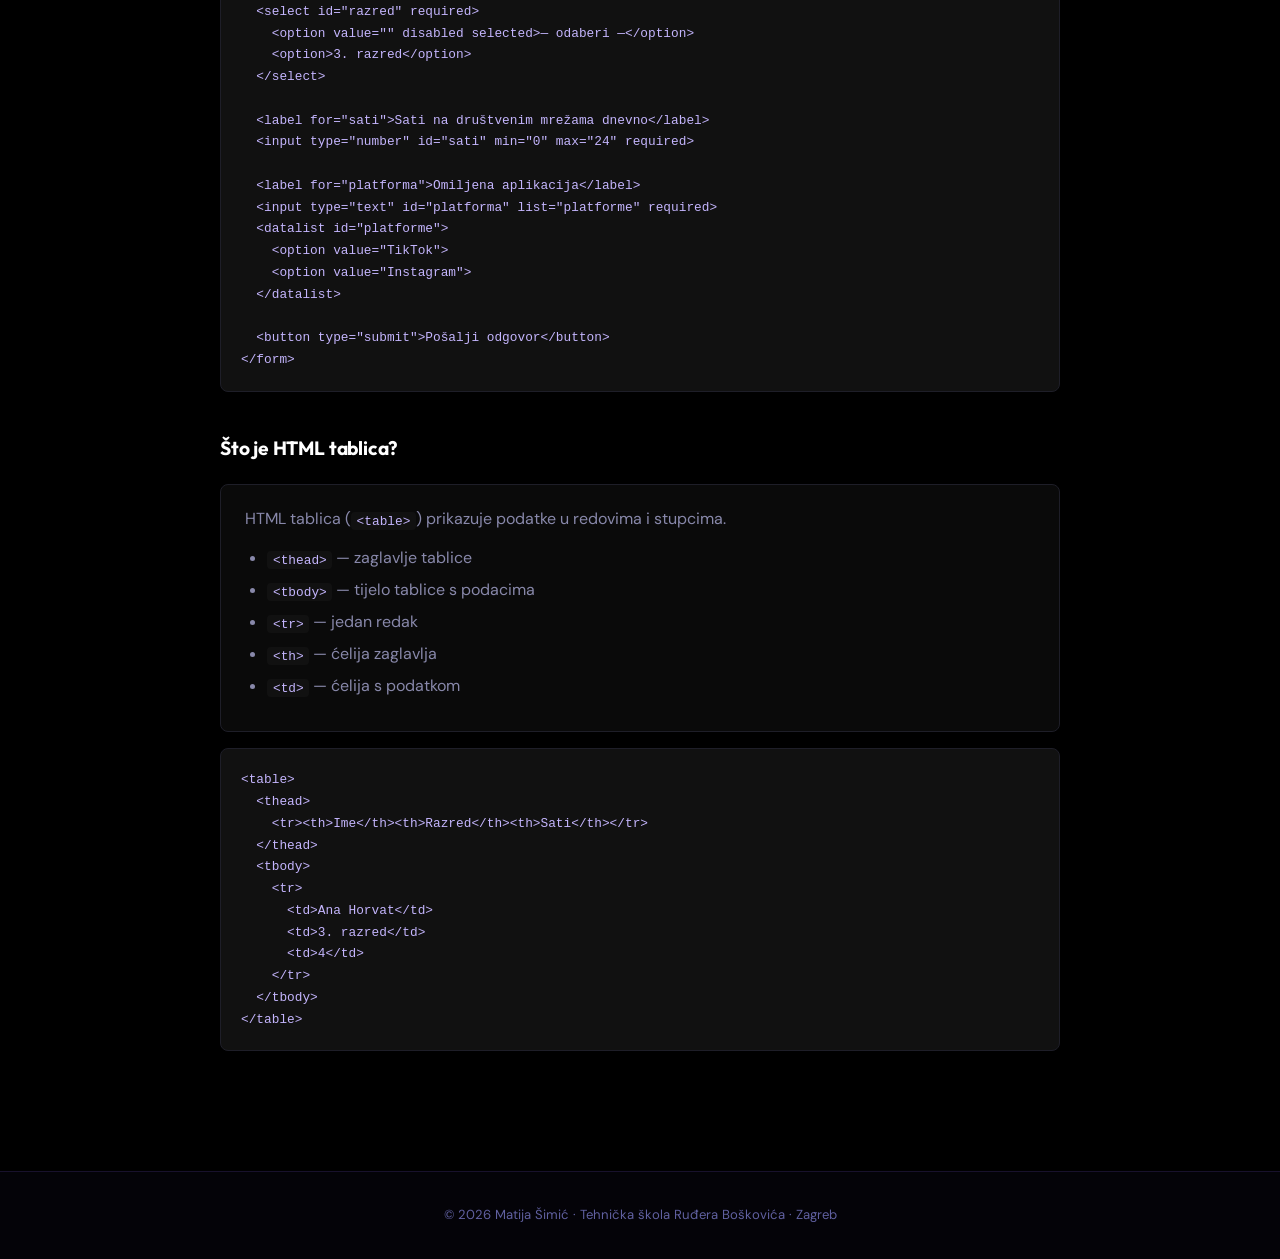
<file: vjezba.html>
<!DOCTYPE html>
<html lang="hr">
<head>
  <meta charset="UTF-8">
  <meta name="viewport" content="width=device-width, initial-scale=1.0">
  <meta name="author" content="Matija Šimić">
  <meta name="description" content="11_LV_SJWP — HTML forma i tablica, živa demonstracija. Matija Šimić, TSRB Zagreb.">
  <meta property="og:title" content="LV11 · HTML forma · Šimić Matija">
  <meta property="og:description" content="11_LV_SJWP — HTML forma i tablica, živa demonstracija. Matija Šimić, TSRB Zagreb.">
  <meta property="og:type" content="website">
  <link rel="icon" type="image/svg+xml" href="assets/favicon.svg">
  <title>11_LV_SJWP – HTML forma i tablica · Matija Šimić</title>
  <link rel="stylesheet" href="assets/style.css">
  <style>
    .result-table { width:100%; border-collapse:collapse; margin-top:1.25rem; display:none; }
    .result-table th { background:rgba(139,92,246,0.15); color:var(--accent); padding:0.6rem 0.9rem; text-align:left; border-bottom:1px solid rgba(139,92,246,0.3); font-family:'Outfit',sans-serif; font-size:0.82rem; font-weight:600; }
    .result-table td { padding:0.6rem 0.9rem; border-bottom:1px solid var(--border); color:#ccccee; transition:background 0.15s, color 0.15s; }
    .result-table tr:hover td { background:rgba(139,92,246,0.1); color:#fff; }
    .success { background:rgba(34,197,94,0.08); border:1px solid rgba(34,197,94,0.2); color:#4ade80; padding:0.75rem 1rem; border-radius:var(--radius); margin-top:0.75rem; display:none; font-size:0.85rem; }
    .counter { display:inline-flex; align-items:center; gap:0.4rem; background:rgba(139,92,246,0.1); border:1px solid rgba(139,92,246,0.25); color:var(--accent); padding:0.3rem 0.75rem; border-radius:100px; font-size:0.8rem; font-weight:600; margin-bottom:1rem; }
    .form-2col { display:grid; grid-template-columns:1fr 1fr; gap:1rem; }
    input[list] { accent-color: #8b5cf6; }
    /* disabled state for platforma when sati=0 */
    input:disabled { opacity: 0.35; cursor: not-allowed; }
    #platforma-group { transition: opacity 0.2s; }
    #platforma-group.disabled-group { opacity: 0.4; pointer-events: none; }
    #platforma-group .nijedna-badge {
      display: none; margin-top: 0.35rem;
      font-size: 0.75rem; color: #6060a0;
    }
    #platforma-group.disabled-group .nijedna-badge { display: block; }
  </style>
</head>
<body>
<nav>
  <a href="index.html" class="nav-logo">MŠ.</a>
  <a href="index.html">Početna</a>
  <div class="nav-group">
    <button class="nav-trigger">Predmeti <span class="nav-trigger-arrow">▾</span></button>
    <div class="nav-dropdown">
      <a href="sjwp.html" class="active">SJWP</a>
      <a href="multimedija.html">MM</a>
      <a href="dijagnostika.html">DIOIS</a>
    </div>
  </div>
  <a href="poveznice.html">Poveznice</a>
  <a href="raspored.html">Raspored</a>
  <a href="certifikati.html">Certifikati</a>
</nav>

<div class="hero">
  <div class="label">Skriptni jezici i web programiranje · 11_LV_SJWP</div>
  <h1>HTML forma i tablica</h1>
  <p>Interaktivna forma s unosom podataka i dinamička tablica koja se puni JavaScriptom bez osvježavanja stranice.</p>
  <div style="margin-top:0.5rem;"><span class="tag tag-gray">Učenik Šimić Matija</span></div>
</div>

<div class="container" style="padding-top:0;">
  <hr>

  <h2>Živa demonstracija</h2>
  <p>Ispuni formu i podaci se odmah pojavljuju u tablici ispod.</p>

  <div class="demo">
    <div class="counter" id="counter">0 odgovora</div>

    <datalist id="platforme">
      <option value="TikTok"><option value="Instagram">
      <option value="YouTube"><option value="Snapchat">
      <option value="Twitter / X"><option value="Facebook">
      <option value="WhatsApp"><option value="Discord">
      <option value="BeReal">
    </datalist>

    <form id="anketa" onsubmit="handleSubmit(event)">
      <div class="form-group">
        <label for="ime">Ime i prezime</label>
        <input type="text" id="ime" placeholder="Npr. Ana Horvat" required>
      </div>
      <div class="form-2col">
        <div class="form-group">
          <label for="razred">Razred</label>
          <select id="razred" required>
            <option value="" disabled selected>— odaberi —</option>
            <option>1. razred</option><option>2. razred</option>
            <option>3. razred</option><option>4. razred</option>
          </select>
        </div>
        <div class="form-group">
          <label for="sati">Sati na društvenim mrežama dnevno</label>
          <input type="number" id="sati" min="0" max="24" step="0.5" placeholder="Npr. 2.5" required oninput="togglePlatforma(this.value)">
        </div>
      </div>
      <div class="form-group" id="platforma-group">
        <label for="platforma">Omiljena aplikacija</label>
        <input type="text" id="platforma" placeholder="Npr. TikTok" list="platforme" autocomplete="off">
        <span class="nijedna-badge">↳ Automatski: Nijednu (0 sati)</span>
      </div>
      <button type="submit">Pošalji odgovor</button>
    </form>

    <div class="success" id="msg">Odgovor dodan u tablicu!</div>

    <table class="result-table" id="tbl">
      <thead>
        <tr><th>#</th><th>Ime i prezime</th><th>Razred</th><th>Sati dnevno</th><th>Aplikacija</th></tr>
      </thead>
      <tbody id="tbody"></tbody>
    </table>
  </div>

  <hr>
  <h2>Što je HTML forma?</h2>
  <div class="card">
    <p>HTML forma (<code>&lt;form&gt;</code>) je element koji korisniku omogućuje unos i slanje podataka. Elementima forme skupljamo razne tipove podataka, a JavaScript ih može obrađivati dinamički bez ponovnog učitavanja stranice.</p>
    <ul class="styled" style="margin-top:0.75rem;">
      <li><code>&lt;input type="text"&gt;</code> — tekstualni unos</li>
      <li><code>&lt;input type="number"&gt;</code> — numerički unos s min/max ograničenjima</li>
      <li><code>&lt;select&gt;</code> — padajući izbornik s opcijama</li>
      <li><code>&lt;datalist&gt;</code> — predložene opcije uz slobodan unos</li>
      <li><code>&lt;label&gt;</code> — oznaka koja opisuje element</li>
      <li><code>&lt;button type="submit"&gt;</code> — gumb koji pokreće obradu forme</li>
    </ul>
  </div>

  <h2>HTML kod forme</h2>
<pre>&lt;form id="anketa" onsubmit="handleSubmit(event)"&gt;

  &lt;label for="ime"&gt;Ime i prezime&lt;/label&gt;
  &lt;input type="text" id="ime" required&gt;

  &lt;label for="razred"&gt;Razred&lt;/label&gt;
  &lt;select id="razred" required&gt;
    &lt;option value="" disabled selected&gt;— odaberi —&lt;/option&gt;
    &lt;option&gt;3. razred&lt;/option&gt;
  &lt;/select&gt;

  &lt;label for="sati"&gt;Sati na društvenim mrežama dnevno&lt;/label&gt;
  &lt;input type="number" id="sati" min="0" max="24" required&gt;

  &lt;label for="platforma"&gt;Omiljena aplikacija&lt;/label&gt;
  &lt;input type="text" id="platforma" list="platforme" required&gt;
  &lt;datalist id="platforme"&gt;
    &lt;option value="TikTok"&gt;
    &lt;option value="Instagram"&gt;
  &lt;/datalist&gt;

  &lt;button type="submit"&gt;Pošalji odgovor&lt;/button&gt;
&lt;/form&gt;</pre>

  <h2>Što je HTML tablica?</h2>
  <div class="card">
    <p>HTML tablica (<code>&lt;table&gt;</code>) prikazuje podatke u redovima i stupcima.</p>
    <ul class="styled" style="margin-top:0.75rem;">
      <li><code>&lt;thead&gt;</code> — zaglavlje tablice</li>
      <li><code>&lt;tbody&gt;</code> — tijelo tablice s podacima</li>
      <li><code>&lt;tr&gt;</code> — jedan redak</li>
      <li><code>&lt;th&gt;</code> — ćelija zaglavlja</li>
      <li><code>&lt;td&gt;</code> — ćelija s podatkom</li>
    </ul>
  </div>

<pre>&lt;table&gt;
  &lt;thead&gt;
    &lt;tr&gt;&lt;th&gt;Ime&lt;/th&gt;&lt;th&gt;Razred&lt;/th&gt;&lt;th&gt;Sati&lt;/th&gt;&lt;/tr&gt;
  &lt;/thead&gt;
  &lt;tbody&gt;
    &lt;tr&gt;
      &lt;td&gt;Ana Horvat&lt;/td&gt;
      &lt;td&gt;3. razred&lt;/td&gt;
      &lt;td&gt;4&lt;/td&gt;
    &lt;/tr&gt;
  &lt;/tbody&gt;
&lt;/table&gt;</pre>

</div>
<footer>© 2026 Matija Šimić · Tehnička škola Ruđera Boškovića · Zagreb</footer>

<script>
  let n = 0;

  function togglePlatforma(val) {
    const group = document.getElementById('platforma-group');
    const input = document.getElementById('platforma');
    const isZero = val !== '' && parseFloat(val) === 0;
    if (isZero) {
      group.classList.add('disabled-group');
      input.disabled = true;
      input.value = '';
    } else {
      group.classList.remove('disabled-group');
      input.disabled = false;
    }
  }

  function handleSubmit(e) {
    e.preventDefault();
    n++;
    const ime = document.getElementById('ime').value;
    const razred = document.getElementById('razred').value;
    const satiVal = document.getElementById('sati').value;
    const sati = satiVal === '' ? '—' : satiVal + ' h';
    const rawPlatforma = document.getElementById('platforma').value;
    const platforma = (parseFloat(satiVal) === 0) ? 'Nijednu' : (rawPlatforma || '—');
    document.getElementById('tbody').insertAdjacentHTML('beforeend',
      `<tr><td>${n}</td><td>${ime}</td><td>${razred}</td><td>${sati}</td><td>${platforma}</td></tr>`);
    document.getElementById('tbl').style.display = 'table';
    document.getElementById('counter').textContent = n + (n === 1 ? ' odgovor' : ' odgovora');
    const msg = document.getElementById('msg');
    msg.style.display = 'block';
    e.target.reset();
    setTimeout(() => msg.style.display = 'none', 2500);
  }
</script>
<script src="assets/hover.js"></script>
</body>
</html>
</file>
<file: assets/style.css>
@import url('https://fonts.googleapis.com/css2?family=Outfit:wght@400;500;600;700;800&family=DM+Sans:opsz,wght@9..40,300;9..40,400;9..40,500&display=swap');

:root {
  --bg:       #000000;
  --bg2:      #0a0a0a;
  --bg3:      #111111;
  --accent:   #8b5cf6;
  --accent2:  #7c3aed;
  --glow:     rgba(139,92,246,0.3);
  --text:     #ffffff;
  --muted:    #8888aa;
  --border:   #1e1e28;
  --radius:   8px;
}

::selection { background: rgba(139,92,246,0.4); color: #fff; }

* { box-sizing: border-box; margin: 0; padding: 0; }
html { scroll-behavior: smooth; }

body {
  background: var(--bg);
  color: var(--text);
  font-family: 'DM Sans', sans-serif;
  font-size: 16px;
  line-height: 1.7;
  min-height: 100vh;
}
nav, .hero, .container, footer {
  animation: page-in 0.22s ease both;
}
@keyframes page-in {
  from { opacity: 0; transform: translateY(5px); }
  to   { opacity: 1; transform: translateY(0); }
}

/* NAV */
nav {
  background: rgba(0,0,0,0.96);
  border-bottom: 1px solid var(--border);
  padding: 0 2.5rem;
  position: sticky; top: 0; z-index: 100;
  display: flex; align-items: stretch; height: 52px;
  backdrop-filter: blur(12px);
}

.nav-logo {
  font-family: 'Outfit', sans-serif; font-weight: 800; font-size: 1.05rem;
  color: var(--accent);
  padding-right: 1.5rem; display: flex; align-items: center;
  border-right: 1px solid var(--border); margin-right: 0.5rem;
  text-decoration: none; letter-spacing: -0.04em; transition: opacity 0.15s;
}
.nav-logo:hover { opacity: 0.7; }

nav > a, .nav-group > .nav-trigger {
  color: var(--muted); text-decoration: none; font-size: 0.84rem; font-weight: 500;
  padding: 0 0.85rem; display: flex; align-items: center;
  border-bottom: 2px solid transparent;
  transition: color 0.15s, background 0.15s;
  white-space: nowrap; background: none;
  border-top: none; border-left: none; border-right: none;
  cursor: pointer; font-family: inherit; height: 100%;
}
nav > a:hover, .nav-group:hover .nav-trigger { color: var(--text); background: rgba(139,92,246,0.08); }
nav > a.active { color: var(--text); border-bottom-color: var(--accent); }

.nav-group { position: relative; display: flex; align-items: stretch; }
.nav-trigger { gap: 0.3rem; }
.nav-trigger-arrow { font-size: 0.6rem; transition: transform 0.2s; opacity: 0.6; }
.nav-group:hover .nav-trigger-arrow { transform: rotate(180deg); }

.nav-dropdown {
  position: absolute; top: calc(100% + 1px); left: 0;
  background: var(--bg2); border: 1px solid var(--border); border-radius: var(--radius);
  min-width: 140px; display: none; flex-direction: column;
  box-shadow: 0 8px 32px rgba(0,0,0,0.5), 0 0 0 1px rgba(139,92,246,0.1);
  z-index: 200; overflow: hidden;
}
.nav-group:hover .nav-dropdown { display: flex; }
.nav-dropdown a {
  color: var(--muted); text-decoration: none; font-size: 0.84rem; font-weight: 500;
  padding: 0.65rem 1rem; border-bottom: 1px solid var(--border);
  transition: color 0.15s, background 0.15s; white-space: nowrap;
}
.nav-dropdown a:last-child { border-bottom: none; }
.nav-dropdown a:hover { color: var(--text); background: rgba(139,92,246,0.08); }
.nav-dropdown a.active { color: var(--accent); }

/* LAYOUT */
.container { max-width: 920px; margin: 0 auto; padding: 2.5rem; }
.hero { max-width: 920px; margin: 0 auto; padding: 3.5rem 2.5rem 2.5rem; }

/* TYPOGRAPHY */
.label { font-size: 0.72rem; font-weight: 700; letter-spacing: 0.12em; text-transform: uppercase; color: var(--accent); margin-bottom: 0.6rem; }
h1 { font-family: 'Outfit', sans-serif; font-size: clamp(1.75rem, 2.8vw, 2.4rem); font-weight: 700; line-height: 1.2; color: var(--text); letter-spacing: -0.02em; margin-bottom: 0.9rem; }
h2 { font-family: 'Outfit', sans-serif; font-size: 1.2rem; font-weight: 700; color: var(--text); letter-spacing: -0.01em; margin: 2.5rem 0 1.25rem; }
h3 { font-family: 'Outfit', sans-serif; font-size: 0.95rem; font-weight: 600; color: var(--accent); margin-bottom: 0.4rem; }
p { color: var(--muted); margin-bottom: 0.7rem; }
p:last-child { margin-bottom: 0; }
p strong { color: var(--text); font-weight: 500; }

.hl {
  color: var(--accent); font-weight: 600;
  text-decoration: underline; text-decoration-color: rgba(139,92,246,0.4);
  text-underline-offset: 3px; transition: text-decoration-color 0.15s;
}
.hl:hover { text-decoration-color: var(--accent); }

/* TAGS */
.tag {
  display: inline-block;
  background: rgba(139,92,246,0.1); color: var(--accent);
  border: 1px solid rgba(139,92,246,0.25);
  padding: 0.22rem 0.75rem; border-radius: 100px;
  font-size: 0.8rem; font-weight: 500; margin: 0 0.35rem 0.4rem 0;
  transition: background 0.15s, border-color 0.15s, transform 0.15s;
}
.tag:hover { background: rgba(139,92,246,0.18); border-color: rgba(139,92,246,0.5); transform: translateY(-2px); box-shadow: 0 0 8px rgba(139,92,246,0.35), 0 3px 10px rgba(139,92,246,0.15); }
.tag-gray { background: rgba(255,255,255,0.04); color: var(--muted); border: 1px solid var(--border); }
.tag-gray:hover { background: rgba(255,255,255,0.08); border-color: rgba(255,255,255,0.15); transform: translateY(-2px); box-shadow: 0 0 6px rgba(255,255,255,0.06); }

/* HL-PILLS */
.hl-row { display: flex; flex-wrap: wrap; gap: 0.5rem; margin-top: 1.25rem; }
.hl-pill {
  display: inline-flex; align-items: center; gap: 0.35rem;
  background: rgba(139,92,246,0.08); color: var(--accent);
  border: 1px solid rgba(139,92,246,0.2); border-radius: 100px;
  padding: 0.28rem 0.85rem; font-size: 0.82rem; font-weight: 500;
  transition: background 0.15s, border-color 0.15s, transform 0.15s; cursor: default;
}
.hl-pill:hover { background: rgba(139,92,246,0.16); border-color: rgba(139,92,246,0.45); transform: translateY(-2px); box-shadow: 0 0 8px rgba(139,92,246,0.3), 0 3px 10px rgba(139,92,246,0.12); }

/* ── REACTIVE MOUSE GLOW ── */
.card, .resource-card, .cert-card, .activity-card, .part-card, pre, .info-box, .cert-premium, .demo {
  --gx: 50%; --gy: 50%;
}
.card::before, .resource-card::before, .cert-card::before,
.activity-card::before, .part-card::before, pre::before, .info-box::before, .demo::before {
  content: '';
  position: absolute; inset: 0; border-radius: inherit; pointer-events: none; z-index: 0;
  background: radial-gradient(80px circle at var(--gx) var(--gy), rgba(139,92,246,0.26), transparent 70%);
  opacity: 0; transition: opacity 0.25s;
}
.card, .resource-card, .cert-card, .activity-card, .part-card, .demo { position: relative; }
pre { position: relative; }
.card:hover::before, .resource-card:hover::before, .cert-card:hover::before,
.activity-card:hover::before, .part-card:hover::before, pre:hover::before,
.info-box:hover::before, .demo:hover::before {
  opacity: 1;
}

/* ── UNIVERSAL HOVER — identical everywhere ── */
.card:hover,
.resource-card:hover,
.cert-card:hover,
.activity-card:hover,
.part-card:hover,
pre:hover,
.info-box:hover,
.demo:hover {
  border-color: rgba(139,92,246,0.7) !important;
  box-shadow:
    0 0 0 1px rgba(139,92,246,0.22),
    0 0 14px rgba(139,92,246,0.48),
    0 14px 44px rgba(139,92,246,0.24),
    0 4px 16px rgba(0,0,0,0.4),
    inset 0 1px 0 rgba(139,92,246,0.12) !important;
  transform: translateY(-4px) scale(1.018) !important;
}

.smjer-note {
  display: inline-flex; align-items: center; gap: 0.5rem;
  background: rgba(139,92,246,0.08); border: 1px solid rgba(139,92,246,0.2);
  border-radius: 100px; padding: 0.3rem 0.9rem;
  font-size: 0.8rem; color: var(--accent); font-weight: 500;
  transition: background 0.2s, border-color 0.2s, transform 0.2s, box-shadow 0.2s;
  cursor: default;
}
.smjer-note:hover {
  background: rgba(139,92,246,0.16);
  border-color: rgba(139,92,246,0.55);
  transform: translateY(-2px);
  box-shadow: 0 0 10px rgba(139,92,246,0.38), 0 4px 16px rgba(139,92,246,0.18);
}

/* CARDS */
.card {
  background: var(--bg2); border: 1px solid var(--border);
  border-radius: var(--radius); padding: 1.25rem 1.5rem; margin-bottom: 0.875rem;
  transition: border-color 0.2s, box-shadow 0.2s, transform 0.2s;
}

.card-grid { display: grid; grid-template-columns: repeat(3, 1fr); gap: 0.875rem; }
.card-grid .card { display: flex; flex-direction: column; }
.card-grid .card p { flex: 1; }
.card-grid .card .btn { margin-top: 1rem; align-self: flex-start; }

/* RESOURCE CARD */
.resource-card {
  background: var(--bg2); border: 1px solid var(--border);
  border-radius: var(--radius); padding: 1.1rem 1.4rem; margin-bottom: 0.75rem;
  display: flex; justify-content: space-between; align-items: center; gap: 1.5rem;
  transition: border-color 0.2s, box-shadow 0.2s, transform 0.2s;
}
.resource-info { flex: 1; min-width: 0; }
.resource-info h3 { font-size: 0.9rem; margin-bottom: 0.25rem; }
.resource-meta { margin-top: 0.35rem; display: flex; flex-wrap: wrap; gap: 0.3rem; }
.resource-btns { display: flex; gap: 0.45rem; flex-shrink: 0; }

/* BUTTONS */
.btn {
  display: inline-flex; align-items: center; gap: 0.3rem;
  font-family: 'Outfit', sans-serif; font-weight: 600; font-size: 0.8rem;
  padding: 0.48rem 0.95rem; border-radius: var(--radius); text-decoration: none;
  transition: opacity 0.15s, box-shadow 0.15s, transform 0.15s; white-space: nowrap;
}
.btn-primary { background: var(--accent); color: #fff; }
.btn-primary:hover { opacity: 0.85; box-shadow: 0 4px 20px rgba(139,92,246,0.4); transform: translateY(-1px); }
.btn-secondary { background: var(--bg3); color: var(--text); border: 1px solid var(--border); }
.btn-secondary:hover { border-color: var(--accent); color: var(--accent); transform: translateY(-1px); }

/* DIVIDER */
hr { border: none; border-top: 1px solid rgba(139,92,246,0.2); margin: 2.5rem 0; }

/* TABLE */
.table-wrap { overflow-x: auto; margin: 1rem 0; }
table { width: 100%; border-collapse: collapse; font-size: 0.85rem; }
th {
  background: var(--bg3); color: var(--text); font-family: 'Outfit', sans-serif; font-weight: 600;
  text-align: left; padding: 0.65rem 0.9rem; border-bottom: 2px solid var(--accent2); white-space: nowrap;
}
td { padding: 0.6rem 0.9rem; border-bottom: 1px solid var(--border); color: var(--muted); transition: background 0.15s, color 0.15s; }
tr:hover td { background: rgba(139,92,246,0.1); color: var(--text); }

/* LISTS */
ul.styled, ol.styled { padding-left: 1.4rem; color: var(--muted); margin-bottom: 0.75rem; }
ul.styled li, ol.styled li { margin-bottom: 0.3rem; }

/* CODE */
pre {
  background: var(--bg3); border: 1px solid var(--border); border-radius: var(--radius);
  padding: 1.25rem; overflow-x: auto; font-family: 'Courier New', monospace;
  font-size: 0.8rem; color: #c4b5fd; margin: 1rem 0; line-height: 1.7;
  transition: border-color 0.2s, box-shadow 0.2s, transform 0.2s;
}
pre:hover { border-color: rgba(139,92,246,0.7) !important; }
code {
  background: var(--bg3); border-radius: 4px; padding: 0.1rem 0.35rem;
  font-size: 0.8rem; color: #c4b5fd; font-family: 'Courier New', monospace; transition: background 0.15s, box-shadow 0.15s;
}
code:hover { background: rgba(139,92,246,0.2); box-shadow: 0 0 0 1px rgba(139,92,246,0.3); }

/* INFO BOX */
.info-box {
  background: rgba(139,92,246,0.07); border: 1px solid rgba(139,92,246,0.2);
  border-radius: var(--radius); padding: 1rem 1.25rem; margin: 1.5rem 0;
  position: relative;
  transition: border-color 0.2s, background 0.2s, box-shadow 0.2s, transform 0.2s;
}
.info-box:hover { border-color: rgba(139,92,246,0.4); background: rgba(139,92,246,0.1); }
.info-box p { color: var(--text); margin: 0; font-size: 0.875rem; }

/* FORMS */
.form-group { margin-bottom: 1rem; }
label { display: block; font-size: 0.85rem; font-weight: 500; color: var(--text); margin-bottom: 0.3rem; }
input, textarea, select {
  width: 100%; background: var(--bg3); border: 1px solid var(--border);
  border-radius: var(--radius); color: var(--text);
  padding: 0.6rem 0.9rem; font-family: 'DM Sans', sans-serif; font-size: 0.875rem;
  outline: none; transition: border-color 0.15s, box-shadow 0.15s;
  accent-color: var(--accent);
  color-scheme: dark;
}
input:focus, textarea:focus, select:focus { border-color: var(--accent); box-shadow: 0 0 0 3px rgba(139,92,246,0.15); }
input::selection, textarea::selection { background: rgba(139,92,246,0.4); }
option { background: #1a1a2a; color: var(--text); }
option:hover, option:focus, option:checked { background: var(--accent2) !important; color: #fff !important; }
textarea { resize: vertical; min-height: 85px; }
button[type=submit] {
  background: var(--accent); color: #fff; border: none; border-radius: var(--radius);
  font-family: 'Outfit', sans-serif; font-weight: 600; font-size: 0.875rem;
  padding: 0.65rem 1.5rem; cursor: pointer;
  transition: opacity 0.15s, box-shadow 0.15s, transform 0.15s;
}
button[type=submit]:hover { opacity: 0.85; box-shadow: 0 4px 20px rgba(139,92,246,0.4); transform: translateY(-1px); }

/* TABS */
.tab-btns { display: flex; gap: 0.5rem; margin-bottom: 1.5rem; }
.tab-btn {
  background: var(--bg3); border: 1px solid var(--border); color: var(--muted);
  font-family: 'Outfit', sans-serif; font-weight: 600; font-size: 0.82rem;
  padding: 0.5rem 1.2rem; border-radius: var(--radius); cursor: pointer; transition: all 0.2s;
}
.tab-btn:hover { border-color: var(--accent); color: var(--accent); transform: translateY(-1px); }
.tab-btn.active { background: var(--accent); border-color: var(--accent); color: #fff; box-shadow: 0 4px 16px rgba(139,92,246,0.35); }
.tab-content { display: none; }
.tab-content.show { display: block; animation: tab-fade 0.18s ease both; }
@keyframes tab-fade {
  from { opacity: 0; transform: translateY(4px); }
  to   { opacity: 1; transform: translateY(0); }
}

/* CERT — centered + glow animation */
.cert-list { display: flex; flex-direction: column; align-items: center; }

@keyframes cert-glow {
  0%   { box-shadow: 0 0 0 1px rgba(139,92,246,0.2), 0 0 8px rgba(139,92,246,0.2); }
  50%  { box-shadow: 0 0 0 2px rgba(139,92,246,0.5), 0 0 24px rgba(139,92,246,0.35), 0 0 40px rgba(139,92,246,0.15); }
  100% { box-shadow: 0 0 0 1px rgba(139,92,246,0.2), 0 0 8px rgba(139,92,246,0.2); }
}

.cert-card {
  background: var(--bg2); border: 1px solid var(--border); border-radius: var(--radius);
  padding: 1.4rem; display: flex; gap: 1.4rem; align-items: center; margin-bottom: 0.875rem;
  width: 100%; max-width: 700px;
  transition: border-color 0.2s, transform 0.2s, box-shadow 0.2s;
}
.cert-info { flex: 1; }
.cert-info h3 { margin-bottom: 0.25rem; }
.cert-info p { font-size: 0.875rem; }
.cert-meta { font-size: 0.78rem; color: var(--muted) !important; margin-bottom: 0.5rem !important; }
.skill-pills { display: flex; flex-wrap: wrap; gap: 0.3rem; margin-top: 0.6rem; }

.cert-badge-inner {
  display: flex; flex-direction: column; align-items: center; justify-content: center; gap: 0.3rem;
  width: 88px; height: 88px; border-radius: 14px; flex-shrink: 0;
  background: linear-gradient(135deg, #1a0e38 0%, #250f50 50%, #180d30 100%);
  border: 1px solid rgba(139,92,246,0.45);
  box-shadow: 0 4px 24px rgba(139,92,246,0.15), inset 0 0 20px rgba(139,92,246,0.05);
  position: relative; overflow: hidden;
}
.cert-badge-inner::after {
  content: ''; position: absolute; top: 0; left: 0; right: 0; height: 1px;
  background: linear-gradient(90deg, transparent, rgba(167,139,250,0.6), transparent); z-index: 1;
}
.cert-icon { font-size: 1.9rem; line-height: 1; position: relative; z-index: 2; filter: drop-shadow(0 2px 8px rgba(139,92,246,0.4)); }
.cert-label { font-family: 'Outfit', sans-serif; font-size: 0.52rem; font-weight: 800; color: rgba(167,139,250,0.75); text-transform: uppercase; letter-spacing: 0.07em; text-align: center; line-height: 1.2; position: relative; z-index: 2; }

/* ACTIVITY */
.activity-grid { display: grid; grid-template-columns: repeat(3,1fr); gap: 0.875rem; }
.activity-card {
  background: var(--bg2); border: 1px solid var(--border); border-radius: var(--radius);
  padding: 1.25rem; transition: border-color 0.2s, box-shadow 0.2s, transform 0.2s;
}
.activity-icon { font-size: 1.5rem; margin-bottom: 0.5rem; }
.activity-card h3 { font-size: 0.9rem; margin-bottom: 0.3rem; }
.activity-card p  { font-size: 0.82rem; }

/* LINKS */
.link-item { display: flex; align-items: flex-start; gap: 0.9rem; padding: 0.9rem 0; border-bottom: 1px solid var(--border); transition: background 0.15s, padding-left 0.15s; border-radius: 4px; }
.link-item:last-child { border-bottom: none; }
.link-item:hover { background: rgba(139,92,246,0.05); padding-left: 0.5rem; }
.link-icon { font-size: 1.1rem; flex-shrink: 0; margin-top: 0.1rem; }
.link-item a { color: var(--accent); font-weight: 500; text-decoration: none; font-size: 0.875rem; transition: opacity 0.15s; }
.link-item a:hover { opacity: 0.7; }
.link-item p { margin: 0.1rem 0 0; font-size: 0.8rem; }

/* DEMO BOX */
.demo {
  background: var(--bg2); border: 1px solid var(--border);
  border-radius: var(--radius); padding: 1.75rem; margin: 1.25rem 0;
  transition: border-color 0.2s, box-shadow 0.2s, transform 0.2s;
}

/* FOOTER */
footer {
  border-top: 1px solid rgba(139,92,246,0.15);
  padding: 2rem 2.5rem;
  text-align: center;
  font-size: 0.82rem;
  color: #6060a0;
  margin-top: 4rem;
  background: rgba(139,92,246,0.03);
}

@media (max-width: 720px) {
  nav { padding: 0 1rem; }
  .container, .hero { padding: 1.75rem 1rem; }
  .card-grid { grid-template-columns: 1fr; }
  .activity-grid { grid-template-columns: 1fr; }
  .resource-card { flex-direction: column; align-items: flex-start; }
  .cert-card { flex-direction: column; }
}
</file>
